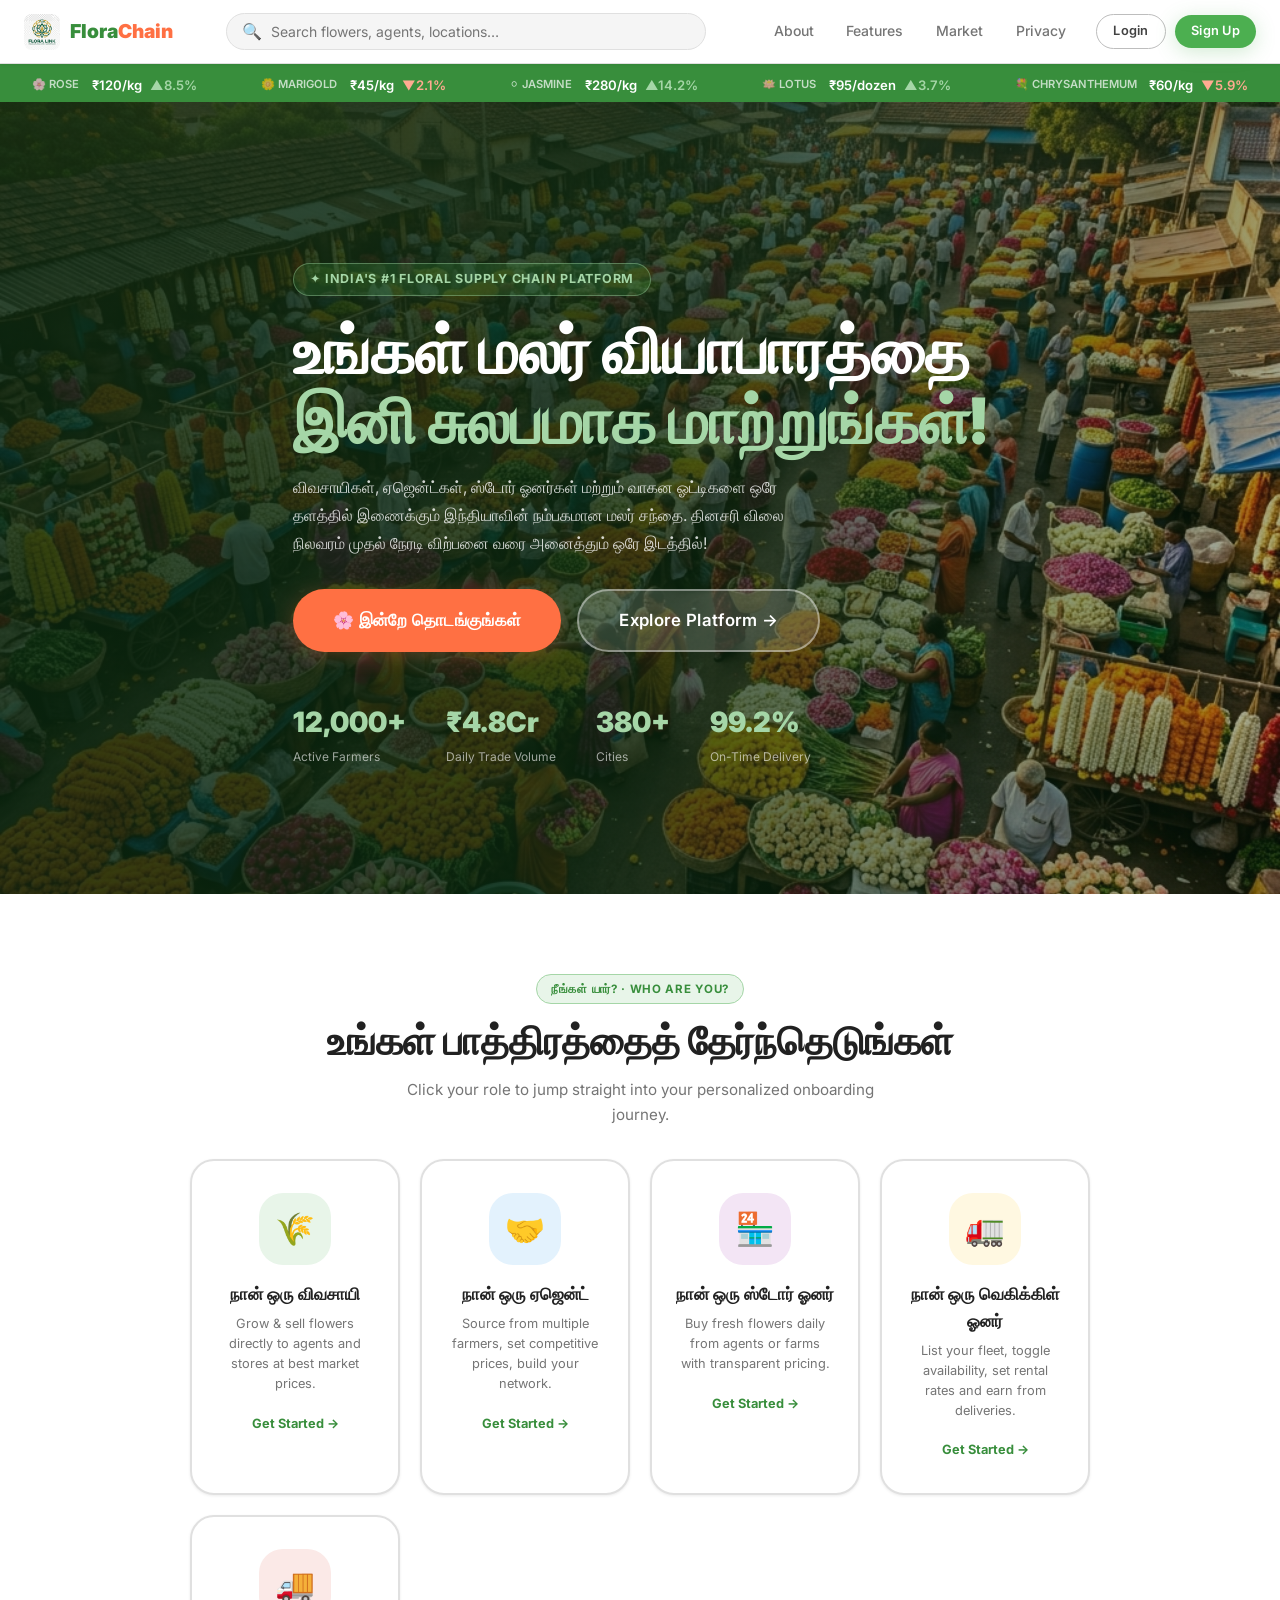
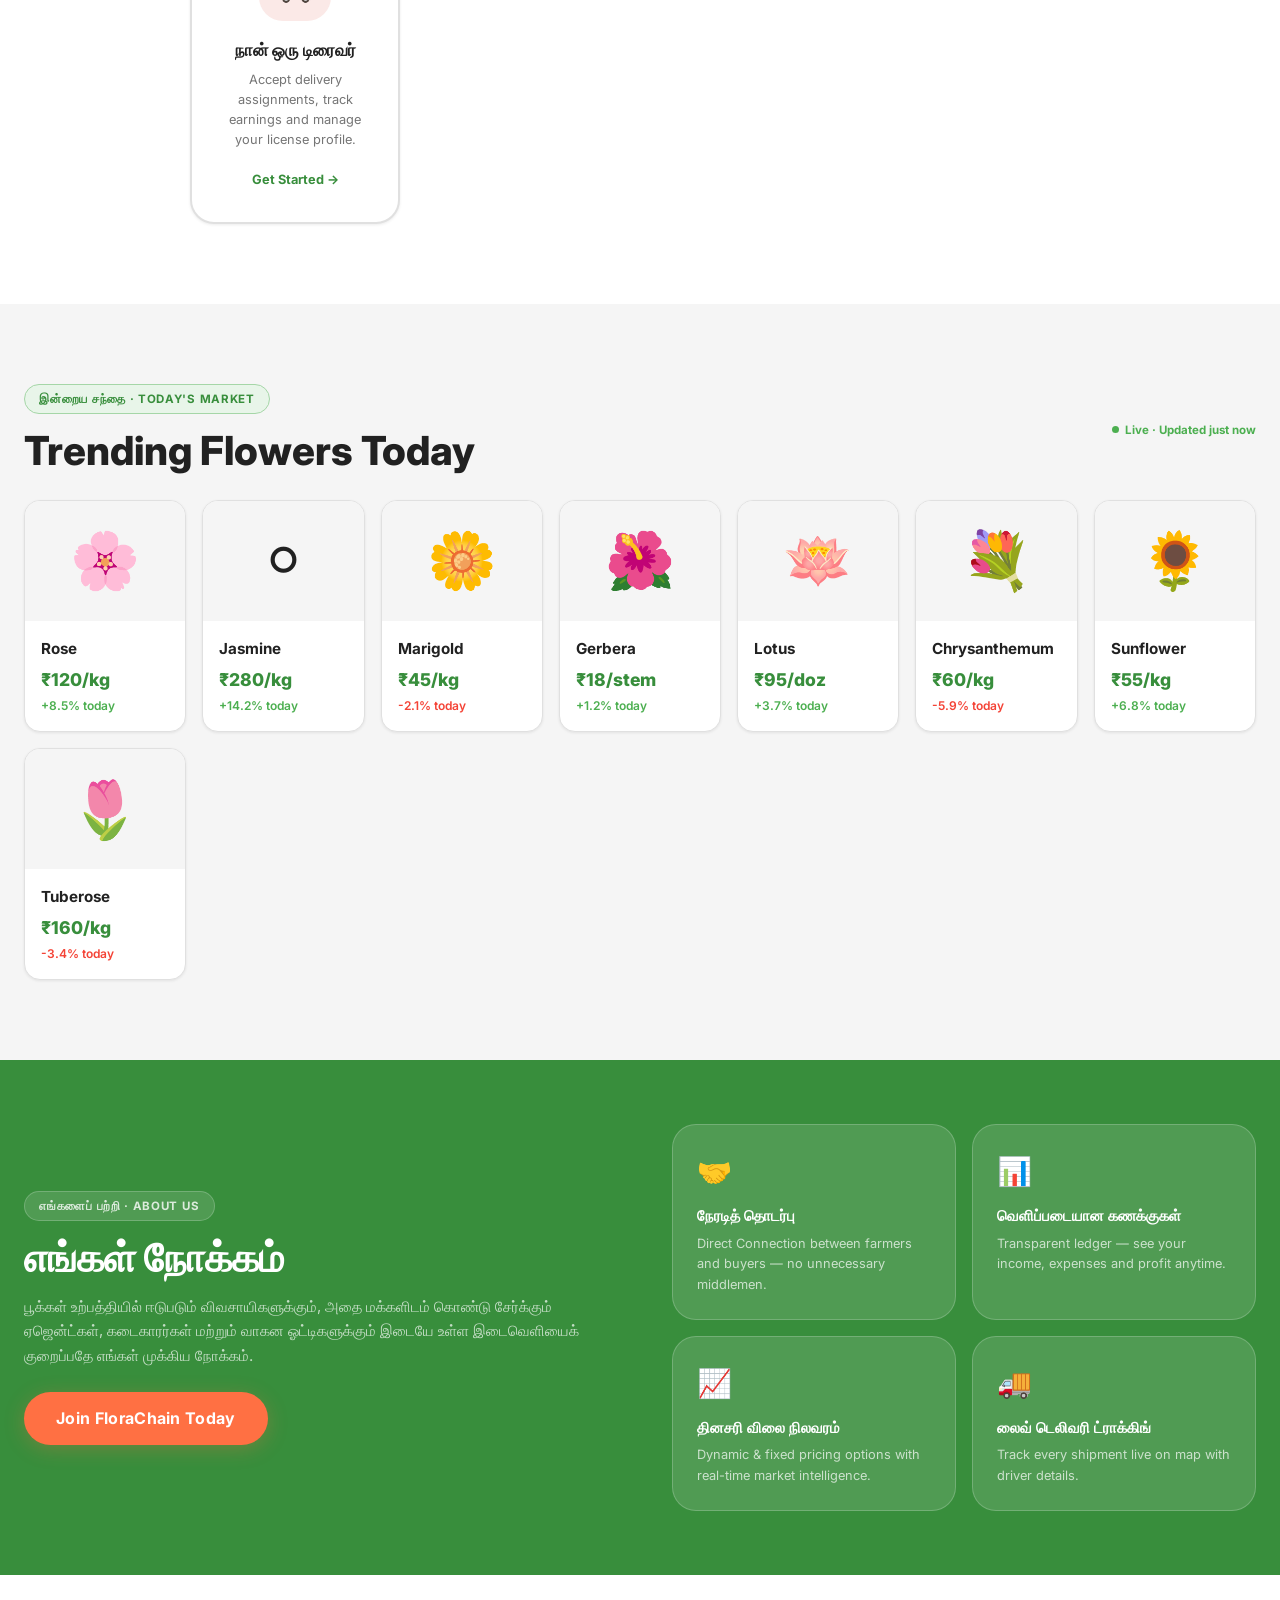
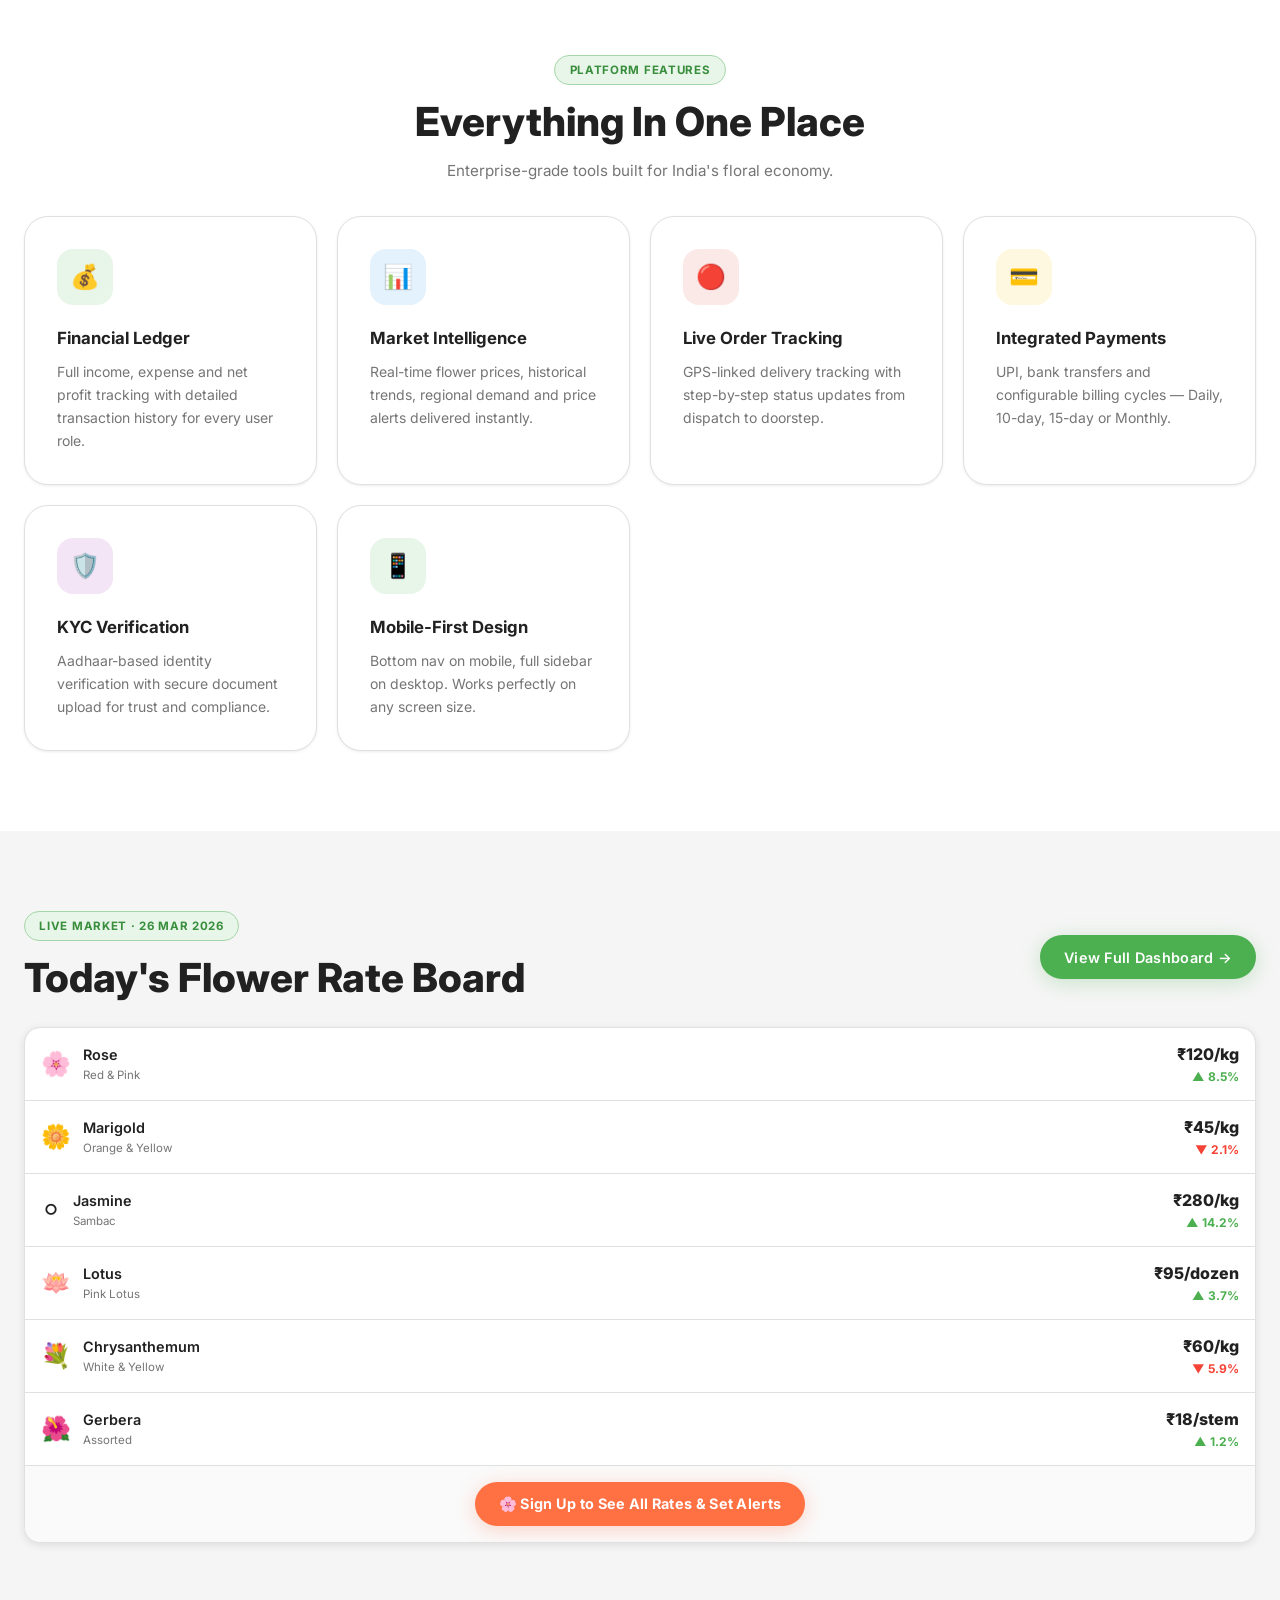
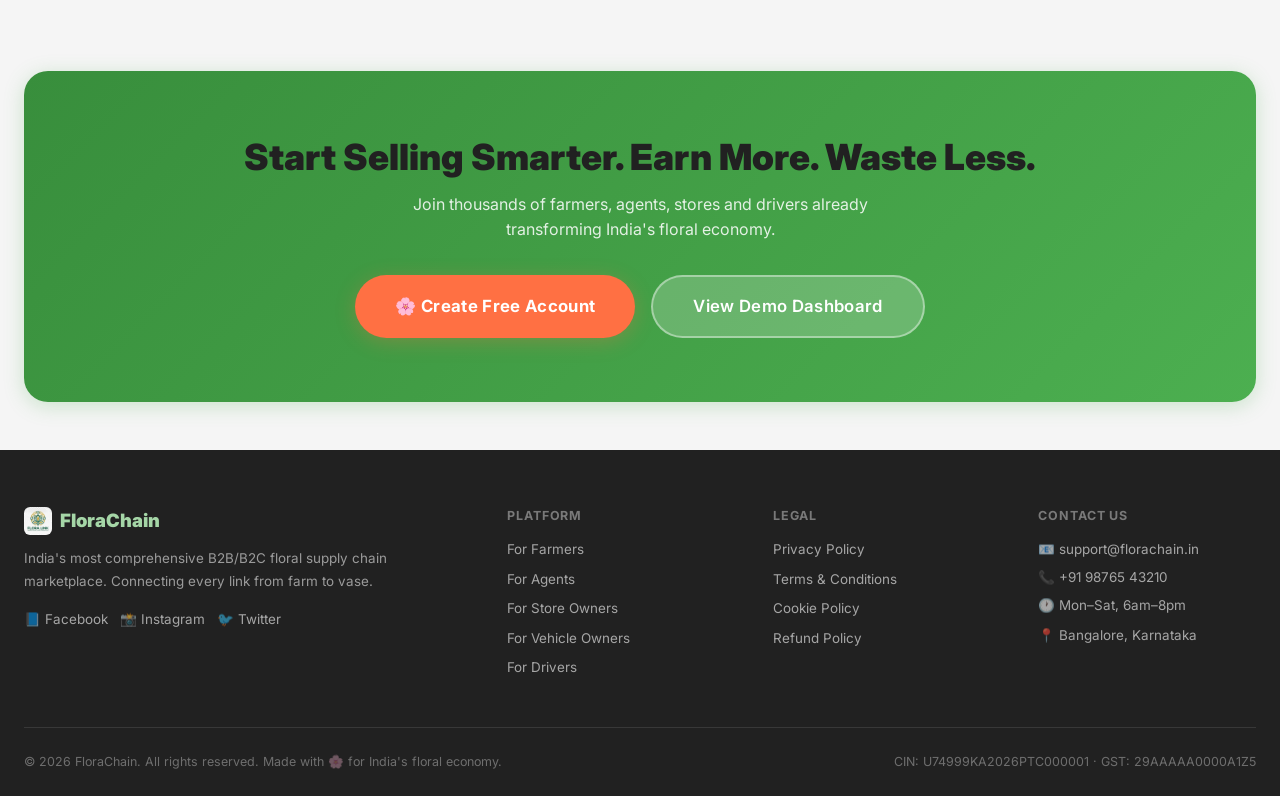
<file: index.html>
<!DOCTYPE html>
<html lang="en">
<head>
  <meta charset="UTF-8"/>
  <meta name="viewport" content="width=device-width, initial-scale=1.0"/>
  <title>FloraChain — உங்கள் மலர் வியாபாரத்தை இனி சுலபமாக மாற்றுங்கள்!</title>
  <meta name="description" content="India's trusted floral supply chain marketplace — connecting Farmers, Agents, Store Owners, Vehicle Owners and Drivers."/>
  <link rel="stylesheet" href="assets/styles.css"/>
  <link rel="icon" href="assets/logo.png"/>
  <style>
    /* ── Landing-only styles ── */
    .hero {
      position:relative; min-height:88vh;
      display:flex; align-items:center; overflow:hidden;
    }
    .hero-bg {
      position:absolute; inset:0;
      background-image:url('assets/hero-bg.png');
      background-size:cover; background-position:center;
    }
    .hero-overlay {
      position:absolute; inset:0;
      background:linear-gradient(100deg,rgba(10,40,15,.82) 45%,rgba(10,40,15,.3) 100%);
    }
    .hero-content { position:relative; z-index:2; padding:5rem 0 3rem; }
    .hero-tag {
      display:inline-flex; align-items:center; gap:.5rem;
      background:rgba(76,175,80,.2); border:1px solid rgba(165,214,167,.4);
      border-radius:var(--radius-full); padding:.35rem 1rem;
      font-size:.78rem; font-weight:700; color:#A5D6A7;
      letter-spacing:.06em; text-transform:uppercase; margin-bottom:1.25rem;
    }
    .hero-title {
      font-size:clamp(2rem,5.5vw,4rem); font-weight:900;
      color:#fff; line-height:1.1; margin-bottom:1rem;
    }
    .hero-title .hl { color:#A5D6A7; }
    .hero-sub {
      font-size:1rem; color:rgba(255,255,255,.8);
      max-width:520px; margin-bottom:2rem; line-height:1.75;
    }
    .hero-ctas { display:flex; gap:1rem; flex-wrap:wrap; }
    .hero-stats { display:flex; gap:2.5rem; margin-top:3rem; flex-wrap:wrap; }
    .hero-stat-val { font-size:1.75rem; font-weight:900; color:#A5D6A7; }
    .hero-stat-lbl { font-size:.75rem; color:rgba(255,255,255,.6); margin-top:.15rem; }

    /* ── Section Common ── */
    section { padding:5rem 0; }
    .section-eyebrow {
      display:inline-flex; align-items:center; gap:.4rem;
      background:var(--green-xlight); border:1px solid var(--green-light);
      border-radius:var(--radius-full); padding:.3rem .9rem;
      font-size:.72rem; font-weight:700; color:var(--green-dark);
      letter-spacing:.06em; text-transform:uppercase; margin-bottom:.75rem;
    }
    .section-title  { font-size:clamp(1.6rem,3.5vw,2.5rem); font-weight:800; margin-bottom:.75rem; }
    .section-sub    { color:var(--text-3); font-size:.95rem; max-width:520px; }

    /* ── Role Landing Cards ── */
    .role-landing-card {
      background:#fff; border:2px solid var(--border);
      border-radius:var(--radius-xl); padding:2rem 1.5rem;
      text-align:center; cursor:pointer; transition:all var(--t-normal);
      box-shadow:var(--shadow-xs);
      text-decoration:none; display:block; color:var(--text);
    }
    .role-landing-card:hover {
      border-color:var(--green); transform:translateY(-6px);
      box-shadow:var(--shadow-green);
    }
    .role-landing-card .rl-icon {
      width:72px; height:72px; border-radius:var(--radius-xl);
      display:flex; align-items:center; justify-content:center;
      font-size:2rem; margin:0 auto 1rem;
    }
    .role-landing-card .rl-name { font-weight:800; font-size:1.05rem; margin-bottom:.4rem; }
    .role-landing-card .rl-desc { font-size:.8rem; color:var(--text-3); line-height:1.55; }
    .role-landing-card .rl-cta  {
      margin-top:1.25rem; font-size:.8rem; font-weight:700;
      color:var(--green-dark); display:flex; align-items:center; justify-content:center; gap:.3rem;
    }

    /* ── About Strip ── */
    .about-strip { background:var(--green-dark); color:#fff; padding:4rem 0; }
    .about-strip .section-title { color:#fff; }
    .about-strip .section-sub   { color:rgba(255,255,255,.75); }
    .about-pill {
      background:rgba(255,255,255,.12); border:1px solid rgba(255,255,255,.2);
      border-radius:var(--radius-xl); padding:1.5rem;
    }
    .about-pill .ap-icon { font-size:1.75rem; margin-bottom:.6rem; }
    .about-pill .ap-title { font-weight:700; font-size:.95rem; margin-bottom:.35rem; }
    .about-pill .ap-desc  { font-size:.8rem; color:rgba(255,255,255,.7); line-height:1.6; }

    /* ── Trending ── */
    .trending-section { background:#fff; }

    /* ── CTA Banner ── */
    .cta-banner {
      background:linear-gradient(135deg,var(--green-dark),var(--green));
      border-radius:var(--radius-xl); padding:4rem;
      text-align:center; color:#fff;
      box-shadow:var(--shadow-green);
    }
    .cta-banner h2 { font-size:clamp(1.5rem,3vw,2.25rem); font-weight:900; margin-bottom:.75rem; }
    .cta-banner p  { font-size:1rem; opacity:.85; margin-bottom:2rem; max-width:480px; margin-left:auto; margin-right:auto; }

    /* ── Footer ── */
    footer { background:#212121; color:#fff; padding:3.5rem 0 1.5rem; }
    .footer-grid { display:grid; grid-template-columns:2fr 1fr 1fr 1fr; gap:3rem; margin-bottom:2.5rem; }
    .footer-logo  { color:var(--green-light); font-size:1.15rem; font-weight:900; display:flex; align-items:center; gap:.5rem; margin-bottom:.75rem; }
    .footer-desc  { font-size:.84rem; color:rgba(255,255,255,.55); line-height:1.7; }
    .footer-col-title { font-size:.78rem; text-transform:uppercase; letter-spacing:.07em; color:rgba(255,255,255,.4); font-weight:700; margin-bottom:.85rem; }
    .footer-link  { display:block; font-size:.84rem; color:rgba(255,255,255,.6); margin-bottom:.5rem; transition:color var(--t-fast); }
    .footer-link:hover { color:var(--green-light); }
    .footer-contact { font-size:.84rem; color:rgba(255,255,255,.6); margin-bottom:.4rem; }
    .footer-bottom { border-top:1px solid rgba(255,255,255,.1); padding-top:1.5rem; display:flex; align-items:center; justify-content:space-between; font-size:.78rem; color:rgba(255,255,255,.35); flex-wrap:wrap; gap:.5rem; }

    /* ── Privacy / T&C ── */
    .page-panel { max-width:800px; margin:0 auto; padding:3rem 1.5rem; }
    .page-panel h1 { margin-bottom:1.5rem; }
    .page-panel h2 { font-size:1.15rem; margin:2rem 0 .5rem; color:var(--green-dark); }
    .page-panel p  { font-size:.9rem; color:var(--text-2); line-height:1.8; margin-bottom:.75rem; }

    @media (max-width:900px) { .footer-grid { grid-template-columns:1fr 1fr; gap:2rem; } }
    @media (max-width:600px) {
      .footer-grid { grid-template-columns:1fr; gap:1.5rem; }
      .cta-banner { padding:2.5rem 1.5rem; }
      .hero-ctas { flex-direction:column; }
    }
  </style>
</head>
<body>

<!-- ═══ TOPBAR ═══ -->
<header class="topbar" id="topbar">
  <div class="topbar-inner">
    <a href="index.html" class="logo-mark">
      <img src="assets/logo.png" alt="FloraChain"/>
      <span class="logo-text">Flora<span>Chain</span></span>
    </a>

    <div class="global-search hide-mobile" style="margin:0 auto;">
      <span class="search-icon">🔍</span>
      <input type="text" placeholder="Search flowers, agents, locations…" id="globalSearch"/>
    </div>

    <nav class="nav-links hide-mobile">
      <a href="#about"    class="nav-link">About</a>
      <a href="#features" class="nav-link">Features</a>
      <a href="#market"   class="nav-link">Market</a>
      <a href="privacy.html" class="nav-link">Privacy</a>
    </nav>

    <div class="nav-actions">
      <a href="auth.html?mode=login"    class="btn btn-outline btn-sm hide-mobile">Login</a>
      <a href="auth.html?mode=register" class="btn btn-primary btn-sm">Sign Up</a>
      <div class="hamburger" id="mobileMenu"><span></span><span></span><span></span></div>
    </div>
  </div>
</header>

<!-- Mobile nav drawer -->
<div id="mobileDrawer" style="display:none;position:fixed;top:64px;left:0;right:0;background:#fff;z-index:150;border-bottom:1px solid var(--border);padding:1rem;box-shadow:var(--shadow-md);">
  <div style="display:flex;flex-direction:column;gap:.5rem;">
    <a href="#about"    class="nav-link">About</a>
    <a href="#features" class="nav-link">Features</a>
    <a href="#market"   class="nav-link">Market</a>
    <a href="privacy.html" class="nav-link">Privacy</a>
    <hr style="border-top:1px solid var(--border);margin:.25rem 0;"/>
    <a href="auth.html?mode=login"    class="btn btn-outline btn-sm" style="justify-content:flex-start;">Login</a>
    <a href="auth.html?mode=register" class="btn btn-primary btn-sm" style="justify-content:flex-start;">Sign Up</a>
  </div>
</div>

<!-- ═══ LIVE TICKER ═══ -->
<div class="ticker-bar">
  <div class="ticker-inner" id="tickerInner">
    <span class="ticker-item"><span class="ticker-label">🌸 ROSE</span> ₹120/kg <span class="up">▲8.5%</span></span>
    <span class="ticker-item"><span class="ticker-label">🌼 MARIGOLD</span> ₹45/kg <span class="down">▼2.1%</span></span>
    <span class="ticker-item"><span class="ticker-label">⚪ JASMINE</span> ₹280/kg <span class="up">▲14.2%</span></span>
    <span class="ticker-item"><span class="ticker-label">🪷 LOTUS</span> ₹95/dozen <span class="up">▲3.7%</span></span>
    <span class="ticker-item"><span class="ticker-label">💐 CHRYSANTHEMUM</span> ₹60/kg <span class="down">▼5.9%</span></span>
    <span class="ticker-item"><span class="ticker-label">🌺 GERBERA</span> ₹18/stem <span class="up">▲1.2%</span></span>
    <span class="ticker-item"><span class="ticker-label">🌻 SUNFLOWER</span> ₹55/kg <span class="up">▲6.8%</span></span>
    <span class="ticker-item"><span class="ticker-label">🌷 TUBEROSE</span> ₹160/kg <span class="down">▼3.4%</span></span>
    <!-- duplicate for seamless loop -->
    <span class="ticker-item"><span class="ticker-label">🌸 ROSE</span> ₹120/kg <span class="up">▲8.5%</span></span>
    <span class="ticker-item"><span class="ticker-label">🌼 MARIGOLD</span> ₹45/kg <span class="down">▼2.1%</span></span>
    <span class="ticker-item"><span class="ticker-label">⚪ JASMINE</span> ₹280/kg <span class="up">▲14.2%</span></span>
    <span class="ticker-item"><span class="ticker-label">🪷 LOTUS</span> ₹95/dozen <span class="up">▲3.7%</span></span>
    <span class="ticker-item"><span class="ticker-label">💐 CHRYSANTHEMUM</span> ₹60/kg <span class="down">▼5.9%</span></span>
    <span class="ticker-item"><span class="ticker-label">🌺 GERBERA</span> ₹18/stem <span class="up">▲1.2%</span></span>
    <span class="ticker-item"><span class="ticker-label">🌻 SUNFLOWER</span> ₹55/kg <span class="up">▲6.8%</span></span>
    <span class="ticker-item"><span class="ticker-label">🌷 TUBEROSE</span> ₹160/kg <span class="down">▼3.4%</span></span>
  </div>
</div>

<!-- ═══ HERO ═══ -->
<section class="hero">
  <div class="hero-bg"></div>
  <div class="hero-overlay"></div>
  <div class="container hero-content">
    <div class="hero-tag">✦ India's #1 Floral Supply Chain Platform</div>
    <h1 class="hero-title animate-up">
      உங்கள் மலர் வியாபாரத்தை<br/>
      <span class="hl">இனி சுலபமாக மாற்றுங்கள்!</span>
    </h1>
    <p class="hero-sub animate-up animate-delay-1">
      விவசாயிகள், ஏஜென்ட்கள், ஸ்டோர் ஓனர்கள் மற்றும் வாகன ஓட்டிகளை ஒரே தளத்தில் இணைக்கும் இந்தியாவின் நம்பகமான மலர் சந்தை. தினசரி விலை நிலவரம் முதல் நேரடி விற்பனை வரை அனைத்தும் ஒரே இடத்தில்!
    </p>
    <div class="hero-ctas animate-up animate-delay-2">
      <a href="auth.html?mode=register" class="btn btn-cta btn-xl">🌸 இன்றே தொடங்குங்கள்</a>
      <a href="#roles" class="btn btn-xl" style="background:rgba(255,255,255,.15);color:#fff;border:2px solid rgba(255,255,255,.4);">Explore Platform →</a>
    </div>
    <div class="hero-stats animate-up animate-delay-3">
      <div><div class="hero-stat-val">12,000+</div><div class="hero-stat-lbl">Active Farmers</div></div>
      <div><div class="hero-stat-val">₹4.8Cr</div><div class="hero-stat-lbl">Daily Trade Volume</div></div>
      <div><div class="hero-stat-val">380+</div><div class="hero-stat-lbl">Cities</div></div>
      <div><div class="hero-stat-val">99.2%</div><div class="hero-stat-lbl">On-Time Delivery</div></div>
    </div>
  </div>
</section>

<!-- ═══ ROLE SELECTION CARDS ═══ -->
<section id="roles" style="padding:5rem 0;background:#fff;">
  <div class="container">
    <div class="text-center mb-8">
      <div class="section-eyebrow">நீங்கள் யார்? · Who Are You?</div>
      <h2 class="section-title">உங்கள் பாத்திரத்தைத் தேர்ந்தெடுங்கள்</h2>
      <p class="section-sub" style="margin:0 auto;">Click your role to jump straight into your personalized onboarding journey.</p>
    </div>
    <div class="grid" style="grid-template-columns:repeat(auto-fit,minmax(200px,1fr));gap:1.25rem;max-width:900px;margin:0 auto;">
      <a href="auth.html?role=farmer" class="role-landing-card animate-fade animate-delay-1">
        <div class="rl-icon" style="background:#E8F5E9;">🌾</div>
        <div class="rl-name">நான் ஒரு விவசாயி</div>
        <div class="rl-desc">Grow & sell flowers directly to agents and stores at best market prices.</div>
        <div class="rl-cta">Get Started →</div>
      </a>
      <a href="auth.html?role=agent" class="role-landing-card animate-fade animate-delay-2">
        <div class="rl-icon" style="background:#E3F2FD;">🤝</div>
        <div class="rl-name">நான் ஒரு ஏஜென்ட்</div>
        <div class="rl-desc">Source from multiple farmers, set competitive prices, build your network.</div>
        <div class="rl-cta">Get Started →</div>
      </a>
      <a href="auth.html?role=storeowner" class="role-landing-card animate-fade animate-delay-2">
        <div class="rl-icon" style="background:#F3E5F5;">🏪</div>
        <div class="rl-name">நான் ஒரு ஸ்டோர் ஓனர்</div>
        <div class="rl-desc">Buy fresh flowers daily from agents or farms with transparent pricing.</div>
        <div class="rl-cta">Get Started →</div>
      </a>
      <a href="auth.html?role=vehicleowner" class="role-landing-card animate-fade animate-delay-3">
        <div class="rl-icon" style="background:#FFF8E1;">🚛</div>
        <div class="rl-name">நான் ஒரு வெகிக்கிள் ஓனர்</div>
        <div class="rl-desc">List your fleet, toggle availability, set rental rates and earn from deliveries.</div>
        <div class="rl-cta">Get Started →</div>
      </a>
      <a href="auth.html?role=driver" class="role-landing-card animate-fade animate-delay-4">
        <div class="rl-icon" style="background:#FBE9E7;">🚚</div>
        <div class="rl-name">நான் ஒரு டிரைவர்</div>
        <div class="rl-desc">Accept delivery assignments, track earnings and manage your license profile.</div>
        <div class="rl-cta">Get Started →</div>
      </a>
    </div>
  </div>
</section>

<!-- ═══ TRENDING SECTION ═══ -->
<section id="trending" class="trending-section" style="padding:5rem 0;background:var(--bg);">
  <div class="container">
    <div class="flex justify-between items-center mb-6" style="flex-wrap:wrap;gap:1rem;">
      <div>
        <div class="section-eyebrow">இன்றைய சந்தை · Today's Market</div>
        <h2 class="section-title" style="margin-bottom:0;">Trending Flowers Today</h2>
      </div>
      <span class="live-badge"><span class="live-dot"></span> Live · Updated just now</span>
    </div>
    <div class="grid" style="grid-template-columns:repeat(auto-fill,minmax(160px,1fr));gap:1rem;" id="trendingGrid"></div>
  </div>
</section>

<!-- ═══ ABOUT / FEATURES ═══ -->
<section class="about-strip" id="about">
  <div class="container">
    <div class="grid" style="grid-template-columns:1fr 1fr;gap:4rem;align-items:center;">
      <div>
        <div class="section-eyebrow" style="background:rgba(255,255,255,.12);border-color:rgba(255,255,255,.2);color:rgba(255,255,255,.8);">எங்களைப் பற்றி · About Us</div>
        <h2 class="section-title">எங்கள் நோக்கம்</h2>
        <p class="section-sub" style="color:rgba(255,255,255,.7);max-width:100%;">
          பூக்கள் உற்பத்தியில் ஈடுபடும் விவசாயிகளுக்கும், அதை மக்களிடம் கொண்டு சேர்க்கும் ஏஜென்ட்கள், கடைகாரர்கள் மற்றும் வாகன ஓட்டிகளுக்கும் இடையே உள்ள இடைவெளியைக் குறைப்பதே எங்கள் முக்கிய நோக்கம்.
        </p>
        <a href="auth.html?mode=register" class="btn btn-cta btn-lg mt-6">Join FloraChain Today</a>
      </div>
      <div class="grid grid-2 gap-4">
        <div class="about-pill"><div class="ap-icon">🤝</div><div class="ap-title">நேரடித் தொடர்பு</div><div class="ap-desc">Direct Connection between farmers and buyers — no unnecessary middlemen.</div></div>
        <div class="about-pill"><div class="ap-icon">📊</div><div class="ap-title">வெளிப்படையான கணக்குகள்</div><div class="ap-desc">Transparent ledger — see your income, expenses and profit anytime.</div></div>
        <div class="about-pill"><div class="ap-icon">📈</div><div class="ap-title">தினசரி விலை நிலவரம்</div><div class="ap-desc">Dynamic & fixed pricing options with real-time market intelligence.</div></div>
        <div class="about-pill"><div class="ap-icon">🚚</div><div class="ap-title">லைவ் டெலிவரி ட்ராக்கிங்</div><div class="ap-desc">Track every shipment live on map with driver details.</div></div>
      </div>
    </div>
  </div>
</section>

<!-- ═══ FEATURES ═══ -->
<section id="features" style="padding:5rem 0;background:#fff;">
  <div class="container">
    <div class="text-center mb-8">
      <div class="section-eyebrow">Platform Features</div>
      <h2 class="section-title">Everything In One Place</h2>
      <p class="section-sub" style="margin:0 auto;">Enterprise-grade tools built for India's floral economy.</p>
    </div>
    <div class="grid" style="grid-template-columns:repeat(auto-fit,minmax(260px,1fr));gap:1.25rem;">
      <div class="feature-card">
        <div class="feature-icon-wrap" style="background:#E8F5E9;">💰</div>
        <div class="feature-title">Financial Ledger</div>
        <div class="feature-desc">Full income, expense and net profit tracking with detailed transaction history for every user role.</div>
      </div>
      <div class="feature-card">
        <div class="feature-icon-wrap" style="background:#E3F2FD;">📊</div>
        <div class="feature-title">Market Intelligence</div>
        <div class="feature-desc">Real-time flower prices, historical trends, regional demand and price alerts delivered instantly.</div>
      </div>
      <div class="feature-card">
        <div class="feature-icon-wrap" style="background:#FBE9E7;">🔴</div>
        <div class="feature-title">Live Order Tracking</div>
        <div class="feature-desc">GPS-linked delivery tracking with step-by-step status updates from dispatch to doorstep.</div>
      </div>
      <div class="feature-card">
        <div class="feature-icon-wrap" style="background:#FFF8E1;">💳</div>
        <div class="feature-title">Integrated Payments</div>
        <div class="feature-desc">UPI, bank transfers and configurable billing cycles — Daily, 10-day, 15-day or Monthly.</div>
      </div>
      <div class="feature-card">
        <div class="feature-icon-wrap" style="background:#F3E5F5;">🛡️</div>
        <div class="feature-title">KYC Verification</div>
        <div class="feature-desc">Aadhaar-based identity verification with secure document upload for trust and compliance.</div>
      </div>
      <div class="feature-card">
        <div class="feature-icon-wrap" style="background:#E8F5E9;">📱</div>
        <div class="feature-title">Mobile-First Design</div>
        <div class="feature-desc">Bottom nav on mobile, full sidebar on desktop. Works perfectly on any screen size.</div>
      </div>
    </div>
  </div>
</section>

<!-- ═══ LIVE MARKET TABLE ═══ -->
<section id="market" style="padding:5rem 0;background:var(--bg);">
  <div class="container">
    <div class="flex justify-between items-center mb-6" style="flex-wrap:wrap;gap:1rem;">
      <div>
        <div class="section-eyebrow">Live Market · 26 Mar 2026</div>
        <h2 class="section-title" style="margin-bottom:0;">Today's Flower Rate Board</h2>
      </div>
      <a href="auth.html?mode=login" class="btn btn-primary">View Full Dashboard →</a>
    </div>
    <div class="card" style="padding:0;overflow:hidden;">
      <div id="marketTable"></div>
      <div style="padding:1rem 1.5rem;text-align:center;border-top:1px solid var(--border);background:#FAFAFA;">
        <a href="auth.html?mode=register" class="btn btn-cta">🌸 Sign Up to See All Rates & Set Alerts</a>
      </div>
    </div>
  </div>
</section>

<!-- ═══ CTA BANNER ═══ -->
<section style="padding:3rem 0;background:var(--bg);">
  <div class="container">
    <div class="cta-banner">
      <h2>Start Selling Smarter. Earn More. Waste Less.</h2>
      <p>Join thousands of farmers, agents, stores and drivers already transforming India's floral economy.</p>
      <div class="flex gap-4 justify-center" style="flex-wrap:wrap;">
        <a href="auth.html?mode=register" class="btn btn-cta btn-xl">🌸 Create Free Account</a>
        <a href="dashboard-farmer.html"    class="btn btn-xl" style="background:rgba(255,255,255,.2);color:#fff;border:2px solid rgba(255,255,255,.4);">View Demo Dashboard</a>
      </div>
    </div>
  </div>
</section>

<!-- ═══ FOOTER ═══ -->
<footer>
  <div class="container">
    <div class="footer-grid">
      <div>
        <div class="footer-logo"><img src="assets/logo.png" alt="" style="width:28px;height:28px;border-radius:6px;"/>FloraChain</div>
        <div class="footer-desc">India's most comprehensive B2B/B2C floral supply chain marketplace. Connecting every link from farm to vase.</div>
        <div class="mt-4" style="display:flex;gap:.75rem;">
          <a href="#" class="footer-link" style="margin-bottom:0;">📘 Facebook</a>
          <a href="#" class="footer-link" style="margin-bottom:0;">📸 Instagram</a>
          <a href="#" class="footer-link" style="margin-bottom:0;">🐦 Twitter</a>
        </div>
      </div>
      <div>
        <div class="footer-col-title">Platform</div>
        <a href="auth.html?role=farmer"      class="footer-link">For Farmers</a>
        <a href="auth.html?role=agent"        class="footer-link">For Agents</a>
        <a href="auth.html?role=storeowner"   class="footer-link">For Store Owners</a>
        <a href="auth.html?role=vehicleowner" class="footer-link">For Vehicle Owners</a>
        <a href="auth.html?role=driver"       class="footer-link">For Drivers</a>
      </div>
      <div>
        <div class="footer-col-title">Legal</div>
        <a href="privacy.html" class="footer-link">Privacy Policy</a>
        <a href="terms.html"   class="footer-link">Terms &amp; Conditions</a>
        <a href="#"            class="footer-link">Cookie Policy</a>
        <a href="#"            class="footer-link">Refund Policy</a>
      </div>
      <div>
        <div class="footer-col-title">Contact Us</div>
        <div class="footer-contact">📧 support@florachain.in</div>
        <div class="footer-contact">📞 +91 98765 43210</div>
        <div class="footer-contact">🕐 Mon–Sat, 6am–8pm</div>
        <div class="footer-contact mt-2">📍 Bangalore, Karnataka</div>
      </div>
    </div>
    <div class="footer-bottom">
      <div>© 2026 FloraChain. All rights reserved. Made with 🌸 for India's floral economy.</div>
      <div>CIN: U74999KA2026PTC000001 · GST: 29AAAAA0000A1Z5</div>
    </div>
  </div>
</footer>

<div class="toast-container" id="toastContainer"></div>
<script>
  // Mobile hamburger
  const menuToggle=document.getElementById('mobileMenu');
  const drawer=document.getElementById('mobileDrawer');
  menuToggle.addEventListener('click',()=>{
    menuToggle.classList.toggle('open');
    drawer.style.display=drawer.style.display==='none'?'block':'none';
  });
  // Close drawer on link click
  drawer.querySelectorAll('a').forEach(a=>a.addEventListener('click',()=>{
    menuToggle.classList.remove('open'); drawer.style.display='none';
  }));

  // Trending data
  const trending=[
    {emoji:'🌸',name:'Rose',price:'₹120/kg',change:'+8.5%',up:true},
    {emoji:'⚪',name:'Jasmine',price:'₹280/kg',change:'+14.2%',up:true},
    {emoji:'🌼',name:'Marigold',price:'₹45/kg',change:'-2.1%',up:false},
    {emoji:'🌺',name:'Gerbera',price:'₹18/stem',change:'+1.2%',up:true},
    {emoji:'🪷',name:'Lotus',price:'₹95/doz',change:'+3.7%',up:true},
    {emoji:'💐',name:'Chrysanthemum',price:'₹60/kg',change:'-5.9%',up:false},
    {emoji:'🌻',name:'Sunflower',price:'₹55/kg',change:'+6.8%',up:true},
    {emoji:'🌷',name:'Tuberose',price:'₹160/kg',change:'-3.4%',up:false},
  ];
  const tg=document.getElementById('trendingGrid');
  trending.forEach(f=>{
    tg.innerHTML+=`<div class="trend-card">
      <div class="trend-img">${f.emoji}</div>
      <div class="trend-body">
        <div class="trend-name">${f.name}</div>
        <div class="trend-price">${f.price}</div>
        <div class="trend-change ${f.up?'':'text-danger'}" style="color:${f.up?'var(--success)':'var(--danger)'};">${f.change} today</div>
      </div>
    </div>`;
  });

  // Market table
  const markets=[
    {emoji:'🌸',name:'Rose',variety:'Red & Pink',price:'₹120/kg',change:'▲ 8.5%',up:true},
    {emoji:'🌼',name:'Marigold',variety:'Orange & Yellow',price:'₹45/kg',change:'▼ 2.1%',up:false},
    {emoji:'⚪',name:'Jasmine',variety:'Sambac',price:'₹280/kg',change:'▲ 14.2%',up:true},
    {emoji:'🪷',name:'Lotus',variety:'Pink Lotus',price:'₹95/dozen',change:'▲ 3.7%',up:true},
    {emoji:'💐',name:'Chrysanthemum',variety:'White & Yellow',price:'₹60/kg',change:'▼ 5.9%',up:false},
    {emoji:'🌺',name:'Gerbera',variety:'Assorted',price:'₹18/stem',change:'▲ 1.2%',up:true},
  ];
  const mt=document.getElementById('marketTable');
  markets.forEach(m=>{
    mt.innerHTML+=`<div class="market-row">
      <div class="market-flower"><span class="market-emoji">${m.emoji}</span><div><div class="market-name">${m.name}</div><div class="market-variety">${m.variety}</div></div></div>
      <div style="text-align:right;">
        <div class="market-price">${m.price}</div>
        <div class="market-change ${m.up?'up':'down'}">${m.change}</div>
      </div>
    </div>`;
  });

  // Smooth scroll
  document.querySelectorAll('a[href^="#"]').forEach(a=>{
    a.addEventListener('click',e=>{
      const t=document.querySelector(a.getAttribute('href'));
      if(t){e.preventDefault();t.scrollIntoView({behavior:'smooth'});}
    });
  });
</script>
</body>
</html>
</file>
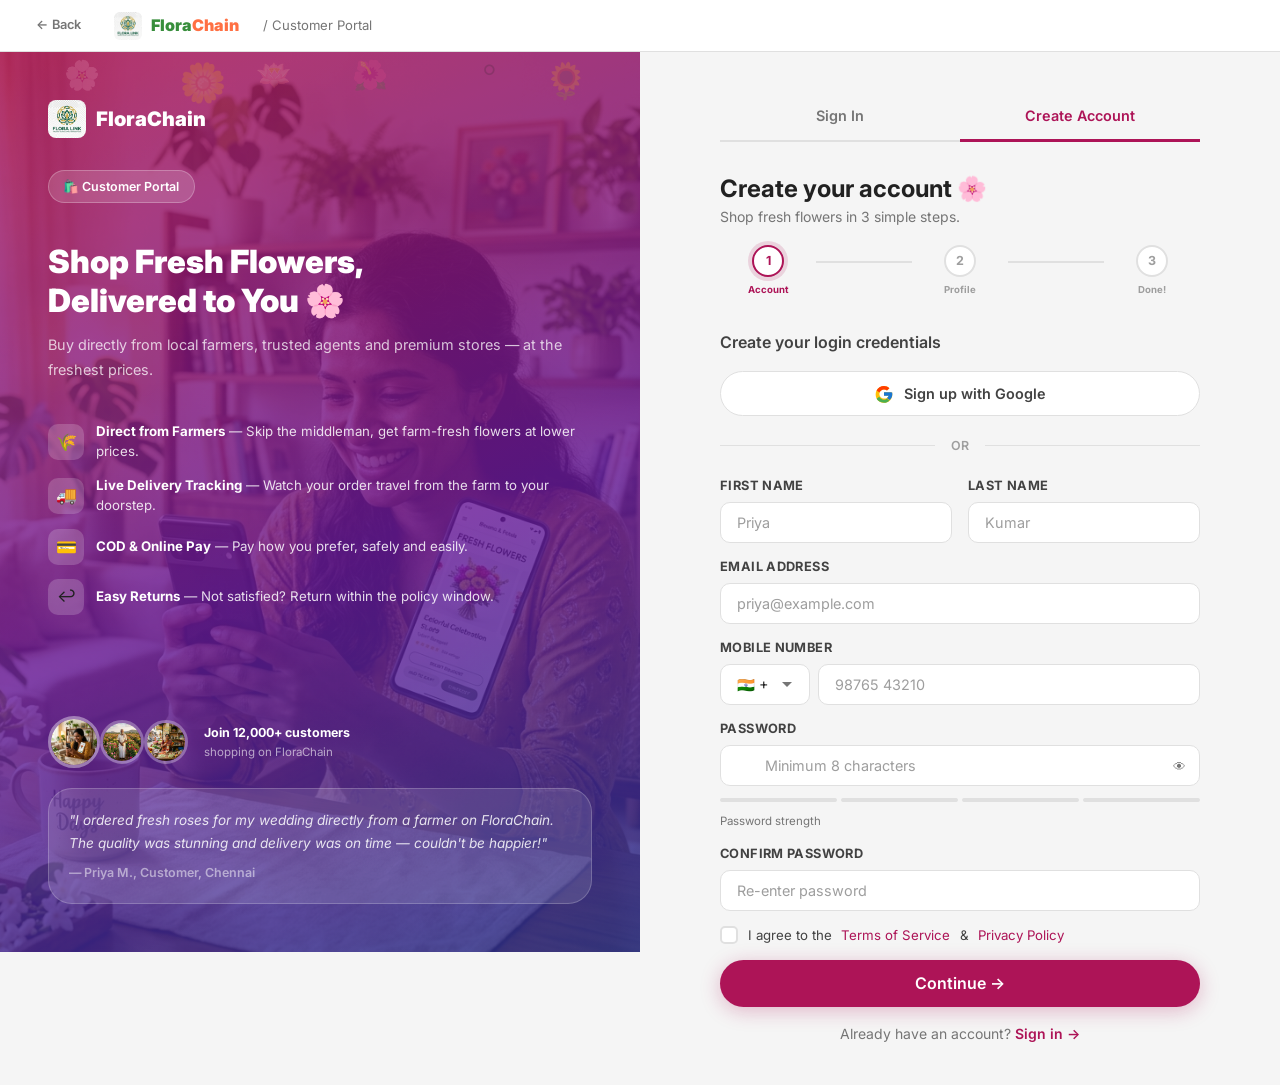
<file: auth-customer.html>
<!DOCTYPE html>
<html lang="en">
<head>
<meta charset="UTF-8"/>
<meta name="viewport" content="width=device-width,initial-scale=1.0"/>
<title>Customer Login — FloraChain Shop</title>
<meta name="description" content="Sign in or create a FloraChain customer account to shop fresh flowers directly from farmers and stores."/>
<link rel="stylesheet" href="assets/styles.css"/>
<link rel="icon" href="assets/logo.png"/>
<style>
body{background:var(--bg);min-height:100vh;}

/* ── Layout ── */
.auth-layout{display:grid;grid-template-columns:1fr 1fr;min-height:100vh;}

/* ── Left Panel ── */
.auth-side{
  background:linear-gradient(160deg,#AD1457 0%,#6A1B9A 55%,#283593 100%);
  padding:3rem;display:flex;flex-direction:column;justify-content:space-between;
  position:sticky;top:0;height:100vh;overflow:hidden;
}
.auth-side::before{
  content:'';position:absolute;inset:0;
  background:url('assets/profile_customer.png') center/cover no-repeat;
  opacity:.18;pointer-events:none;
}
.side-content{position:relative;z-index:1;display:flex;flex-direction:column;height:100%;justify-content:space-between;}
.side-logo{display:flex;align-items:center;gap:.65rem;font-weight:900;font-size:1.25rem;color:#fff;}
.side-logo img{width:38px;height:38px;border-radius:8px;}
.side-hero{margin-top:2.5rem;}
.side-title{font-size:2rem;font-weight:900;color:#fff;line-height:1.2;margin-bottom:.75rem;}
.side-sub{font-size:.9rem;color:rgba(255,255,255,.75);line-height:1.75;}
.side-pill{
  display:inline-flex;align-items:center;gap:.5rem;
  background:rgba(255,255,255,.15);border:1px solid rgba(255,255,255,.25);
  border-radius:var(--radius-full);padding:.35rem .9rem;
  font-size:.78rem;font-weight:600;color:#fff;margin-top:2rem;
}
.side-features{margin-top:2.5rem;display:flex;flex-direction:column;gap:.85rem;}
.sf-row{display:flex;align-items:center;gap:.75rem;}
.sf-ic{width:36px;height:36px;border-radius:var(--radius-md);background:rgba(255,255,255,.18);display:flex;align-items:center;justify-content:center;font-size:1.05rem;flex-shrink:0;}
.sf-tx{font-size:.83rem;color:rgba(255,255,255,.85);line-height:1.5;}
.sf-tx strong{color:#fff;}
.side-quote{background:rgba(255,255,255,.12);border:1px solid rgba(255,255,255,.2);border-radius:var(--radius-xl);padding:1.25rem;}
.sq-text{font-size:.85rem;color:rgba(255,255,255,.85);font-style:italic;line-height:1.7;margin-bottom:.5rem;}
.sq-name{font-size:.78rem;color:rgba(255,255,255,.5);font-weight:600;}
/* flower illustrations floating */
.float-flowers{position:absolute;top:0;left:0;right:0;bottom:0;pointer-events:none;overflow:hidden;z-index:0;}
.ffl{position:absolute;font-size:1.8rem;animation:floatAnim linear infinite;opacity:.18;}
@keyframes floatAnim{from{transform:translateY(110%) rotate(0deg)}to{transform:translateY(-20%) rotate(360deg)}}

/* ── Right Panel ── */
.auth-main{display:flex;align-items:flex-start;justify-content:center;padding:2.5rem 2rem;overflow-y:auto;min-height:100vh;}
.auth-box{width:100%;max-width:480px;}

/* ── Tabs ── */
.auth-tabs{display:flex;border-bottom:2px solid var(--border);margin-bottom:2rem;}
.auth-tab{flex:1;text-align:center;padding:.75rem;font-weight:600;font-size:.9rem;color:var(--text-3);cursor:pointer;border-bottom:3px solid transparent;margin-bottom:-2px;transition:all var(--t-fast);}
.auth-tab.active{color:#AD1457;border-bottom-color:#AD1457;}

/* ── Social buttons ── */
.social-btn{display:flex;align-items:center;justify-content:center;gap:.65rem;width:100%;padding:.7rem;border:1.5px solid var(--border);border-radius:var(--radius-full);font-size:.9rem;font-weight:600;color:var(--text-2);cursor:pointer;transition:all var(--t-fast);background:#fff;}
.social-btn:hover{background:var(--bg);border-color:var(--border-dark);}
.social-btn img{width:20px;height:20px;}

/* ── Wizard bar ── */
.wiz-bar{display:flex;align-items:center;margin-bottom:2rem;}
.wiz-step{display:flex;flex-direction:column;align-items:center;flex:1;}
.wiz-circle{width:32px;height:32px;border-radius:50%;border:2px solid var(--border);display:flex;align-items:center;justify-content:center;font-size:.78rem;font-weight:700;color:var(--text-4);background:#fff;transition:all var(--t-normal);position:relative;z-index:1;}
.wiz-circle.done{background:#AD1457;border-color:#AD1457;color:#fff;}
.wiz-circle.active{border-color:#AD1457;color:#AD1457;box-shadow:0 0 0 4px rgba(173,20,87,.15);}
.wiz-lbl{font-size:.6rem;font-weight:700;margin-top:.35rem;color:var(--text-4);text-align:center;}
.wiz-lbl.active{color:#AD1457;}
.wiz-lbl.done{color:var(--text-3);}
.wiz-line{flex:1;height:2px;background:var(--border);margin-bottom:18px;transition:background var(--t-slow);}
.wiz-line.done{background:#AD1457;}

/* ── Primary btn override for customer (pink) ── */
.btn-customer{background:#AD1457;color:#fff;box-shadow:0 4px 20px rgba(173,20,87,.28);border-radius:var(--radius-full);display:inline-flex;align-items:center;justify-content:center;gap:.5rem;padding:.65rem 1.5rem;font-size:.9rem;font-weight:600;transition:all var(--t-normal);cursor:pointer;}
.btn-customer:hover{background:#880E4F;box-shadow:0 6px 24px rgba(173,20,87,.38);transform:translateY(-1px);}
.btn-customer:disabled{opacity:.6;transform:none;cursor:not-allowed;}
.btn-customer-lg{padding:.85rem 2rem;font-size:1rem;}

/* interest chips */
.flower-grid{display:flex;flex-wrap:wrap;gap:.5rem;}
.flower-chip{padding:.4rem .9rem;border-radius:var(--radius-full);border:1.5px solid var(--border);background:#fff;font-size:.8rem;font-weight:600;color:var(--text-2);cursor:pointer;transition:all var(--t-fast);}
.flower-chip:hover{border-color:#AD1457;color:#AD1457;}
.flower-chip.sel{background:#FCE4EC;border-color:#AD1457;color:#AD1457;}

/* avatar upload */
.avatar-upload-wrap{display:flex;flex-direction:column;align-items:center;gap:.75rem;}
.avatar-preview{width:90px;height:90px;border-radius:50%;object-fit:cover;border:3px solid #F48FB1;cursor:pointer;transition:all var(--t-normal);}
.avatar-preview:hover{box-shadow:0 0 0 4px rgba(173,20,87,.2);}

/* success */
.success-wrap{text-align:center;padding:2rem 0;}
.success-circle{width:100px;height:100px;border-radius:50%;background:#FCE4EC;border:3px solid #AD1457;display:flex;align-items:center;justify-content:center;font-size:3rem;margin:0 auto 1.5rem;animation:bounceIn .6s cubic-bezier(.34,1.56,.64,1) both;}
@keyframes bounceIn{from{transform:scale(0);opacity:0}to{transform:scale(1);opacity:1}}

/* pwd bars */
.pwd-bars{display:flex;gap:4px;height:4px;margin-top:.4rem;}
.pwd-bar{flex:1;background:var(--border);border-radius:2px;transition:background .3s;}
.strength-1 .pwd-bar:nth-child(1){background:var(--danger);}
.strength-2 .pwd-bar:nth-child(-n+2){background:var(--warning);}
.strength-3 .pwd-bar:nth-child(-n+3){background:var(--coral);}
.strength-4 .pwd-bar{background:var(--success);}

/* reg-step */
.reg-step{display:none;}
.reg-step.active{display:block;animation:fadeIn .3s ease;}
@keyframes fadeIn{from{opacity:0;transform:translateY(8px)}to{opacity:1;transform:translateY(0)}}

/* focus overrides (use pink) */
.form-input:focus{border-color:#AD1457;box-shadow:0 0 0 3px rgba(173,20,87,.12);}
.form-select:focus{border-color:#AD1457;box-shadow:0 0 0 3px rgba(173,20,87,.12);}

@media(max-width:768px){
  .auth-layout{grid-template-columns:1fr;}
  .auth-side{display:none;}
  .auth-main{padding:2rem 1rem;min-height:auto;}
}
</style>
</head>
<body>

<!-- Top nav bar -->
<div style="position:fixed;top:0;left:0;right:0;height:52px;background:#fff;border-bottom:1px solid var(--border);z-index:100;display:flex;align-items:center;padding:0 1.25rem;gap:1rem;">
  <a href="index.html" class="btn btn-ghost btn-sm">← Back</a>
  <a href="index.html" class="logo-mark" style="font-size:1rem;">
    <img src="assets/logo.png" alt="" style="width:28px;height:28px;border-radius:6px;"/>
    <span class="logo-text">Flora<span style="color:var(--coral);">Chain</span></span>
  </a>
  <span class="hide-mobile" style="margin-left:.5rem;color:var(--text-3);font-size:.82rem;">/ Customer Portal</span>
</div>
<div style="height:52px;"></div>

<div class="auth-layout">

  <!-- ══ LEFT SIDE ══ -->
  <div class="auth-side">
    <!-- floating flowers bg -->
    <div class="float-flowers" aria-hidden="true">
      <span class="ffl" style="left:10%;animation-duration:14s;animation-delay:0s;">🌸</span>
      <span class="ffl" style="left:28%;animation-duration:18s;animation-delay:3s;font-size:2.4rem;">🌼</span>
      <span class="ffl" style="left:55%;animation-duration:12s;animation-delay:6s;">🌺</span>
      <span class="ffl" style="left:75%;animation-duration:20s;animation-delay:1s;font-size:1.4rem;">⚪</span>
      <span class="ffl" style="left:40%;animation-duration:16s;animation-delay:9s;">🪷</span>
      <span class="ffl" style="left:85%;animation-duration:11s;animation-delay:4s;font-size:2.2rem;">🌻</span>
    </div>
    <div class="side-content">
      <div>
        <div class="side-logo">
          <img src="assets/logo.png" alt="FloraChain"/>FloraChain
        </div>
        <div class="side-pill">🛍️ Customer Portal</div>
        <div class="side-hero">
          <div class="side-title">Shop Fresh Flowers,<br/>Delivered to You 🌸</div>
          <div class="side-sub">Buy directly from local farmers, trusted agents and premium stores — at the freshest prices.</div>
        </div>
        <div class="side-features">
          <div class="sf-row">
            <div class="sf-ic">🌾</div>
            <div class="sf-tx"><strong>Direct from Farmers</strong> — Skip the middleman, get farm-fresh flowers at lower prices.</div>
          </div>
          <div class="sf-row">
            <div class="sf-ic">🚚</div>
            <div class="sf-tx"><strong>Live Delivery Tracking</strong> — Watch your order travel from the farm to your doorstep.</div>
          </div>
          <div class="sf-row">
            <div class="sf-ic">💳</div>
            <div class="sf-tx"><strong>COD & Online Pay</strong> — Pay how you prefer, safely and easily.</div>
          </div>
          <div class="sf-row">
            <div class="sf-ic">↩️</div>
            <div class="sf-tx"><strong>Easy Returns</strong> — Not satisfied? Return within the policy window.</div>
          </div>
        </div>
      </div>
      <!-- Profile photo showcase -->
      <div>
        <div style="display:flex;align-items:center;gap:.75rem;margin-bottom:1.25rem;">
          <img src="assets/profile_customer.png" style="width:52px;height:52px;border-radius:50%;object-fit:cover;border:3px solid rgba(255,255,255,.4);"/>
          <img src="assets/profile_farmer.png" style="width:44px;height:44px;border-radius:50%;object-fit:cover;border:3px solid rgba(255,255,255,.3);margin-left:-12px;"/>
          <img src="assets/profile_store_owner.png" style="width:44px;height:44px;border-radius:50%;object-fit:cover;border:3px solid rgba(255,255,255,.3);margin-left:-12px;"/>
          <div style="margin-left:.25rem;">
            <div style="font-size:.78rem;color:#fff;font-weight:700;">Join 12,000+ customers</div>
            <div style="font-size:.72rem;color:rgba(255,255,255,.6);">shopping on FloraChain</div>
          </div>
        </div>
        <div class="side-quote">
          <div class="sq-text">"I ordered fresh roses for my wedding directly from a farmer on FloraChain. The quality was stunning and delivery was on time — couldn't be happier!"</div>
          <div class="sq-name">— Priya M., Customer, Chennai</div>
        </div>
      </div>
    </div>
  </div>

  <!-- ══ RIGHT PANEL ══ -->
  <div class="auth-main">
    <div class="auth-box">

      <!-- Tabs -->
      <div class="auth-tabs" id="authTabs">
        <div class="auth-tab" id="tabLogin" onclick="showLogin()">Sign In</div>
        <div class="auth-tab active" id="tabReg" onclick="showReg()">Create Account</div>
      </div>

      <!-- ══ SIGN IN FORM ══ -->
      <div id="loginForm" style="display:none;">
        <h2 style="margin-bottom:.2rem;">Welcome back! 👋</h2>
        <p class="text-muted text-sm mb-5">Sign in to your FloraChain customer account.</p>

        <!-- Social sign-in -->
        <div style="display:flex;flex-direction:column;gap:.65rem;margin-bottom:1.25rem;">
          <button class="social-btn" onclick="showToast('Google sign-in coming soon!','info')">
            <svg width="20" height="20" viewBox="0 0 48 48"><path fill="#FFC107" d="M43.6 20.5H42V20H24v8h11.3C33.6 32.3 29.2 35 24 35c-6.1 0-11-4.9-11-11s4.9-11 11-11c2.8 0 5.3 1 7.2 2.7l5.7-5.7C33.5 7.3 29 5 24 5 12.9 5 4 13.9 4 25s8.9 20 20 20 20-8.9 20-20c0-1.5-.2-2.8-.4-4.5z"/><path fill="#FF3D00" d="M6.3 15.5l6.6 4.8C14.7 16.4 19 13 24 13c2.8 0 5.3 1 7.2 2.7l5.7-5.7C33.5 7.3 29 5 24 5 16 5 9.1 9.5 6.3 15.5z"/><path fill="#4CAF50" d="M24 45c5 0 9.5-1.9 12.9-5l-6-4.9C29.3 36.7 26.8 37.5 24 37.5c-5.1 0-9.5-2.8-11.3-6.9l-6.5 5C9.2 41 16.1 45 24 45z"/><path fill="#1976D2" d="M43.6 20.5H42V20H24v8h11.3c-.8 2.3-2.3 4.3-4.2 5.7l6 4.9C40.2 36.1 44 31 44 25c0-1.5-.2-2.8-.4-4.5z"/></svg>
            Continue with Google
          </button>
          <button class="social-btn" onclick="showToast('Phone sign-in coming soon!','info')">
            📱 Continue with Mobile Number
          </button>
        </div>

        <div class="divider-text">OR</div>

        <div style="display:flex;flex-direction:column;gap:.85rem;margin-top:1.25rem;">
          <div class="form-group">
            <label class="form-label">Email or Mobile</label>
            <input class="form-input" type="text" id="loginId" placeholder="email@example.com or 98765 43210"/>
          </div>
          <div class="form-group">
            <label class="form-label">Password</label>
            <div class="input-group">
              <input class="form-input" type="password" id="loginPwd" placeholder="Enter your password"/>
              <button type="button" class="input-suffix" style="background:none;border:none;cursor:pointer;" onclick="togglePwd('loginPwd',this)">👁</button>
            </div>
          </div>
          <div class="flex justify-between items-center">
            <label class="checkbox-label" style="font-size:.83rem;"><input type="checkbox"/> Remember me</label>
            <a href="javascript:void(0)" onclick="showToast('Password reset link sent!','info')" class="text-sm" style="color:#AD1457;">Forgot password?</a>
          </div>
          <button class="btn-customer btn-customer-lg w-full mt-2" id="loginBtn" onclick="doLogin()">Sign In →</button>
        </div>
        <div class="text-center mt-4 text-sm text-muted">
          Don't have an account? <a href="javascript:void(0)" onclick="showReg()" style="color:#AD1457;font-weight:600;">Create one →</a>
        </div>
        <div class="text-center mt-3 text-sm text-muted">
          Are you a Farmer / Agent / Store?
          <a href="auth.html?mode=login" style="color:var(--green-dark);font-weight:600;">Business Login →</a>
        </div>
      </div>

      <!-- ══ REGISTER WIZARD ══ -->
      <div id="regForm">
        <h2 style="margin-bottom:.15rem;">Create your account 🌸</h2>
        <p class="text-muted text-sm mb-4">Shop fresh flowers in 3 simple steps.</p>

        <!-- Wizard bar -->
        <div class="wiz-bar" id="wizBar">
          <div class="wiz-step">
            <div class="wiz-circle active" id="wc1">1</div>
            <div class="wiz-lbl active" id="wl1">Account</div>
          </div>
          <div class="wiz-line" id="wline1"></div>
          <div class="wiz-step">
            <div class="wiz-circle" id="wc2">2</div>
            <div class="wiz-lbl" id="wl2">Profile</div>
          </div>
          <div class="wiz-line" id="wline2"></div>
          <div class="wiz-step">
            <div class="wiz-circle" id="wc3">3</div>
            <div class="wiz-lbl" id="wl3">Done!</div>
          </div>
        </div>

        <!-- STEP 1: Account Credentials -->
        <div class="reg-step active" id="step1">
          <p class="font-semi mb-4" style="color:var(--text-2);">Create your login credentials</p>

          <!-- Social signup -->
          <div style="display:flex;flex-direction:column;gap:.6rem;margin-bottom:1.25rem;">
            <button class="social-btn" onclick="showToast('Google signup coming soon!','info')">
              <svg width="20" height="20" viewBox="0 0 48 48"><path fill="#FFC107" d="M43.6 20.5H42V20H24v8h11.3C33.6 32.3 29.2 35 24 35c-6.1 0-11-4.9-11-11s4.9-11 11-11c2.8 0 5.3 1 7.2 2.7l5.7-5.7C33.5 7.3 29 5 24 5 12.9 5 4 13.9 4 25s8.9 20 20 20 20-8.9 20-20c0-1.5-.2-2.8-.4-4.5z"/><path fill="#FF3D00" d="M6.3 15.5l6.6 4.8C14.7 16.4 19 13 24 13c2.8 0 5.3 1 7.2 2.7l5.7-5.7C33.5 7.3 29 5 24 5 16 5 9.1 9.5 6.3 15.5z"/><path fill="#4CAF50" d="M24 45c5 0 9.5-1.9 12.9-5l-6-4.9C29.3 36.7 26.8 37.5 24 37.5c-5.1 0-9.5-2.8-11.3-6.9l-6.5 5C9.2 41 16.1 45 24 45z"/><path fill="#1976D2" d="M43.6 20.5H42V20H24v8h11.3c-.8 2.3-2.3 4.3-4.2 5.7l6 4.9C40.2 36.1 44 31 44 25c0-1.5-.2-2.8-.4-4.5z"/></svg>
              Sign up with Google
            </button>
          </div>
          <div class="divider-text">OR</div>
          <div style="display:flex;flex-direction:column;gap:.85rem;margin-top:1.25rem;">
            <div class="form-row">
              <div class="form-group">
                <label class="form-label">First Name</label>
                <input class="form-input" id="rFirstName" placeholder="Priya"/>
              </div>
              <div class="form-group">
                <label class="form-label">Last Name</label>
                <input class="form-input" id="rLastName" placeholder="Kumar"/>
              </div>
            </div>
            <div class="form-group">
              <label class="form-label">Email Address</label>
              <input class="form-input" type="email" id="rEmail" placeholder="priya@example.com"/>
            </div>
            <div class="form-group">
              <label class="form-label">Mobile Number</label>
              <div style="display:flex;gap:.5rem;">
                <select class="form-select" style="width:90px;flex-shrink:0;"><option>🇮🇳 +91</option><option>🇦🇪 +971</option><option>🇸🇬 +65</option></select>
                <input class="form-input" type="tel" id="rMobile" placeholder="98765 43210" style="flex:1;"/>
              </div>
            </div>
            <div class="form-group">
              <label class="form-label">Password</label>
              <div class="input-group">
                <input class="form-input" type="password" id="rPwd" placeholder="Minimum 8 characters" oninput="checkPwd(this.value)"/>
                <button type="button" class="input-suffix" style="background:none;border:none;cursor:pointer;" onclick="togglePwd('rPwd',this)">👁</button>
              </div>
              <div class="pwd-bars" id="pwdBars"><div class="pwd-bar"></div><div class="pwd-bar"></div><div class="pwd-bar"></div><div class="pwd-bar"></div></div>
              <div class="pwd-text text-muted" id="pwdStrengthText">Password strength</div>
            </div>
            <div class="form-group">
              <label class="form-label">Confirm Password</label>
              <input class="form-input" type="password" id="rPwd2" placeholder="Re-enter password"/>
            </div>
            <label class="checkbox-label" style="font-size:.83rem;">
              <input type="checkbox" id="termsCheck"/>
              I agree to the <a href="terms.html" style="color:#AD1457;">Terms of Service</a> &amp; <a href="privacy.html" style="color:#AD1457;">Privacy Policy</a>
            </label>
            <div id="step1Error" class="form-error" style="display:none;"></div>
            <button class="btn-customer btn-customer-lg w-full" onclick="goStep(2)">Continue →</button>
          </div>
          <div class="text-center mt-4 text-sm text-muted">
            Already have an account? <a href="javascript:void(0)" onclick="showLogin()" style="color:#AD1457;font-weight:600;">Sign in →</a>
          </div>
        </div>

        <!-- STEP 2: Profile & Preferences -->
        <div class="reg-step" id="step2">
          <p class="font-semi mb-4" style="color:var(--text-2);">Tell us a little about yourself</p>

          <!-- Avatar upload -->
          <div class="avatar-upload-wrap mb-4">
            <img src="assets/profile_customer.png" id="avatarPreview" class="avatar-preview" onclick="document.getElementById('avatarInput').click()" title="Click to change photo"/>
            <input type="file" id="avatarInput" accept="image/*" style="display:none;" onchange="previewAvatar(this)"/>
            <div class="text-center">
              <button onclick="document.getElementById('avatarInput').click()" style="background:none;color:#AD1457;font-size:.8rem;font-weight:600;cursor:pointer;border:none;">📷 Change Profile Photo</button>
              <div class="text-xs text-muted">Optional · JPG or PNG</div>
            </div>
          </div>

          <div style="display:flex;flex-direction:column;gap:.85rem;">
            <div class="form-row">
              <div class="form-group">
                <label class="form-label">Date of Birth</label>
                <input class="form-input" type="date" id="rDob"/>
              </div>
              <div class="form-group">
                <label class="form-label">Gender</label>
                <select class="form-select" id="rGender">
                  <option value="">Select</option>
                  <option>Female</option>
                  <option>Male</option>
                  <option>Prefer not to say</option>
                </select>
              </div>
            </div>
            <div class="form-group">
              <label class="form-label">Delivery Address</label>
              <textarea class="form-textarea" id="rAddress" rows="2" placeholder="Door No., Street, Area, City, Pincode"></textarea>
            </div>
            <div class="form-row">
              <div class="form-group">
                <label class="form-label">City</label>
                <input class="form-input" id="rCity" placeholder="Chennai"/>
              </div>
              <div class="form-group">
                <label class="form-label">State</label>
                <select class="form-select" id="rState">
                  <option>Tamil Nadu</option>
                  <option>Karnataka</option>
                  <option>Kerala</option>
                  <option>Andhra Pradesh</option>
                  <option>Maharashtra</option>
                  <option>Other</option>
                </select>
              </div>
            </div>

            <div>
              <label class="form-label mb-2" style="display:block;">🌸 Flowers you love (for personalised feed)</label>
              <div class="flower-grid">
                <span class="flower-chip sel" onclick="this.classList.toggle('sel')">🌸 Rose</span>
                <span class="flower-chip" onclick="this.classList.toggle('sel')">⚪ Jasmine</span>
                <span class="flower-chip sel" onclick="this.classList.toggle('sel')">🌼 Marigold</span>
                <span class="flower-chip" onclick="this.classList.toggle('sel')">🪷 Lotus</span>
                <span class="flower-chip" onclick="this.classList.toggle('sel')">🌺 Gerbera</span>
                <span class="flower-chip" onclick="this.classList.toggle('sel')">🌻 Sunflower</span>
                <span class="flower-chip" onclick="this.classList.toggle('sel')">💐 Bouquets</span>
                <span class="flower-chip" onclick="this.classList.toggle('sel')">🏵 Garlands</span>
              </div>
            </div>

            <div>
              <label class="form-label mb-2" style="display:block;">Preferred Payment Method</label>
              <div style="display:flex;gap:.75rem;">
                <div class="pay-opt selected" id="popt-cod" onclick="selectPay('cod')" style="flex:1;border:2px solid #AD1457;background:#FCE4EC;border-radius:var(--radius-lg);padding:.75rem;cursor:pointer;text-align:center;transition:all var(--t-fast);">
                  <div style="font-size:1.3rem;">💵</div>
                  <div style="font-size:.78rem;font-weight:600;margin-top:.3rem;">Cash on Delivery</div>
                </div>
                <div class="pay-opt" id="popt-online" onclick="selectPay('online')" style="flex:1;border:2px solid var(--border);border-radius:var(--radius-lg);padding:.75rem;cursor:pointer;text-align:center;transition:all var(--t-fast);">
                  <div style="font-size:1.3rem;">💳</div>
                  <div style="font-size:.78rem;font-weight:600;margin-top:.3rem;">Online Payment</div>
                </div>
              </div>
            </div>

            <div style="display:flex;gap:.75rem;flex-direction:column;">
              <div class="toggle-wrap">
                <div class="toggle-switch active" id="tgl-sms" onclick="this.classList.toggle('active')" style="--green:#AD1457;"></div>
                <span class="toggle-label">SMS Notifications for orders</span>
              </div>
              <div class="toggle-wrap">
                <div class="toggle-switch active" id="tgl-deliv" onclick="this.classList.toggle('active')"></div>
                <span class="toggle-label">Delivery status alerts</span>
              </div>
              <div class="toggle-wrap">
                <div class="toggle-switch" id="tgl-price" onclick="this.classList.toggle('active')"></div>
                <span class="toggle-label">Price drop alerts for my flowers</span>
              </div>
            </div>

            <div class="flex gap-3 mt-2">
              <button class="btn btn-outline flex-1" onclick="goStep(1)">← Back</button>
              <button class="btn-customer flex-1" onclick="goStep(3)">Complete Setup →</button>
            </div>
          </div>
        </div>

        <!-- STEP 3: Success -->
        <div class="reg-step" id="step3">
          <div class="success-wrap">
            <div class="success-circle">🎉</div>
            <h2 class="mb-2">You're all set!</h2>
            <p class="text-muted mb-2">Welcome to FloraChain, <strong id="welcomeName">Priya</strong>!</p>
            <p class="text-sm text-muted mb-5">Your account has been created. Start shopping fresh flowers directly from farmers and stores.</p>

            <div style="background:#FCE4EC;border:1px solid #F48FB1;border-radius:var(--radius-xl);padding:1.5rem;margin-bottom:1.5rem;text-align:left;">
              <div class="font-semi mb-2" style="color:#AD1457;">What's next for you?</div>
              <div class="text-sm text-muted">🌸 Browse flowers from local farmers</div>
              <div class="text-sm text-muted mt-1">🛒 Add to cart from multiple vendors</div>
              <div class="text-sm text-muted mt-1">🚚 Live tracking from farm to your door</div>
              <div class="text-sm text-muted mt-1">⭐ Rate & review your purchases</div>
            </div>

            <!-- Profile summary card -->
            <div style="display:flex;align-items:center;gap:.85rem;background:var(--bg);border:1px solid var(--border);border-radius:var(--radius-xl);padding:1rem;margin-bottom:1.5rem;">
              <img src="assets/profile_customer.png" id="successAvatar" style="width:52px;height:52px;border-radius:50%;object-fit:cover;border:3px solid #F48FB1;"/>
              <div style="text-align:left;">
                <div class="font-bold" id="successName">Priya Kumar</div>
                <div class="text-xs text-muted" id="successEmail">priya@example.com</div>
                <span class="badge" style="background:#FCE4EC;color:#AD1457;border:1px solid #F48FB1;margin-top:.35rem;">🛍️ Customer Account</span>
              </div>
            </div>

            <button class="btn-customer btn-customer-lg w-full" onclick="window.location.href='dashboard-customer.html'">
              🌸 Start Shopping →
            </button>
          </div>
        </div>

      </div><!-- end regForm -->
    </div>
  </div><!-- end auth-main -->
</div>

<div class="toast-container" id="toastContainer"></div>

<script>
// ── State ──────────────────────────────────────────────────────────
let currentStep = 1;
let selectedPay = 'cod';

// ── Tab switching ──────────────────────────────────────────────────
function showLogin() {
  document.getElementById('tabLogin').classList.add('active');
  document.getElementById('tabReg').classList.remove('active');
  document.getElementById('loginForm').style.display = 'block';
  document.getElementById('regForm').style.display = 'none';
}
function showReg() {
  document.getElementById('tabReg').classList.add('active');
  document.getElementById('tabLogin').classList.remove('active');
  document.getElementById('loginForm').style.display = 'none';
  document.getElementById('regForm').style.display = 'block';
}

// Read URL param
const params = new URLSearchParams(location.search);
if(params.get('mode') === 'login') { showLogin(); } else { showReg(); }

// ── Login ──────────────────────────────────────────────────────────
function doLogin() {
  const id = document.getElementById('loginId').value.trim();
  const pwd = document.getElementById('loginPwd').value;
  if (!id) { showToast('Please enter your email or mobile','warning'); return; }
  if (!pwd) { showToast('Please enter your password','warning'); return; }
  const btn = document.getElementById('loginBtn');
  btn.textContent = 'Signing in…'; btn.disabled = true;
  setTimeout(() => { window.location.href = 'dashboard-customer.html'; }, 900);
}

// ── Register steps ─────────────────────────────────────────────────
function goStep(n) {
  if (n === 2) {
    const fn = document.getElementById('rFirstName').value.trim();
    const em = document.getElementById('rEmail').value.trim();
    const pw = document.getElementById('rPwd').value;
    const pw2 = document.getElementById('rPwd2').value;
    const tc = document.getElementById('termsCheck').checked;
    const err = document.getElementById('step1Error');
    if (!fn) { err.textContent = 'Please enter your first name.'; err.style.display = 'block'; return; }
    if (!em && !document.getElementById('rMobile').value.trim()) { err.textContent = 'Please enter your email or mobile.'; err.style.display = 'block'; return; }
    if (pw.length < 8) { err.textContent = 'Password must be at least 8 characters.'; err.style.display = 'block'; return; }
    if (pw !== pw2) { err.textContent = 'Passwords do not match.'; err.style.display = 'block'; return; }
    if (!tc) { err.textContent = 'Please accept the Terms of Service.'; err.style.display = 'block'; return; }
    err.style.display = 'none';
  }
  if (n === 3) {
    // Populate success screen
    const fn = document.getElementById('rFirstName').value.trim() || 'Priya';
    const ln = document.getElementById('rLastName').value.trim() || '';
    const em = document.getElementById('rEmail').value.trim() || 'your@email.com';
    document.getElementById('welcomeName').textContent = fn;
    document.getElementById('successName').textContent = fn + ' ' + ln;
    document.getElementById('successEmail').textContent = em;
    // Carry avatar if changed
    const av = document.getElementById('avatarPreview').src;
    document.getElementById('successAvatar').src = av;
  }
  document.querySelectorAll('.reg-step').forEach(s => s.classList.remove('active'));
  document.getElementById('step' + n).classList.add('active');
  updateWizBar(n); currentStep = n;
  window.scrollTo({ top: 0, behavior: 'smooth' });
}

function updateWizBar(active) {
  for (let i = 1; i <= 3; i++) {
    const c = document.getElementById('wc' + i);
    const l = document.getElementById('wl' + i);
    const ln = document.getElementById('wline' + i);
    c.classList.remove('active', 'done');
    l.classList.remove('active', 'done');
    if (i < active) { c.classList.add('done'); c.innerHTML = '✓'; l.classList.add('done'); if (ln) ln.classList.add('done'); }
    if (i === active) { c.classList.add('active'); c.innerHTML = i; l.classList.add('active'); }
    if (i > active) { c.innerHTML = i; if (ln) ln.classList.remove('done'); }
  }
}

// ── Helpers ────────────────────────────────────────────────────────
function selectPay(v) {
  selectedPay = v;
  const cod = document.getElementById('popt-cod');
  const online = document.getElementById('popt-online');
  if (v === 'cod') {
    cod.style.borderColor = '#AD1457'; cod.style.background = '#FCE4EC';
    online.style.borderColor = 'var(--border)'; online.style.background = '#fff';
  } else {
    online.style.borderColor = '#AD1457'; online.style.background = '#FCE4EC';
    cod.style.borderColor = 'var(--border)'; cod.style.background = '#fff';
  }
}

function togglePwd(id, btn) {
  const inp = document.getElementById(id);
  if (inp.type === 'password') { inp.type = 'text'; btn.textContent = '🙈'; }
  else { inp.type = 'password'; btn.textContent = '👁'; }
}

function checkPwd(v) {
  const bars = document.getElementById('pwdBars');
  const txt = document.getElementById('pwdStrengthText');
  bars.className = 'pwd-bars';
  let score = 0;
  if (v.length >= 8) score++;
  if (/[A-Z]/.test(v)) score++;
  if (/[0-9]/.test(v)) score++;
  if (/[^A-Za-z0-9]/.test(v)) score++;
  const labels = ['', 'Weak', 'Fair', 'Good', 'Strong 💪'];
  const colors = ['', 'var(--danger)', 'var(--warning)', 'var(--coral)', 'var(--success)'];
  if (score > 0) {
    bars.classList.add('strength-' + score);
    txt.textContent = 'Strength: ' + labels[score];
    txt.style.color = colors[score];
  }
}

function previewAvatar(input) {
  if (input.files && input.files[0]) {
    const reader = new FileReader();
    reader.onload = e => {
      document.getElementById('avatarPreview').src = e.target.result;
    };
    reader.readAsDataURL(input.files[0]);
  }
}

function showToast(msg, type = 'info') {
  const c = document.getElementById('toastContainer');
  const icons = { success: '✅', info: 'ℹ️', warning: '⚠️', error: '❌' };
  const t = document.createElement('div');
  t.className = 'toast ' + type;
  t.innerHTML = `<span>${icons[type] || 'ℹ️'}</span><span>${msg}</span>`;
  c.appendChild(t);
  setTimeout(() => t.remove(), 3500);
}
</script>
</body>
</html>
</file>
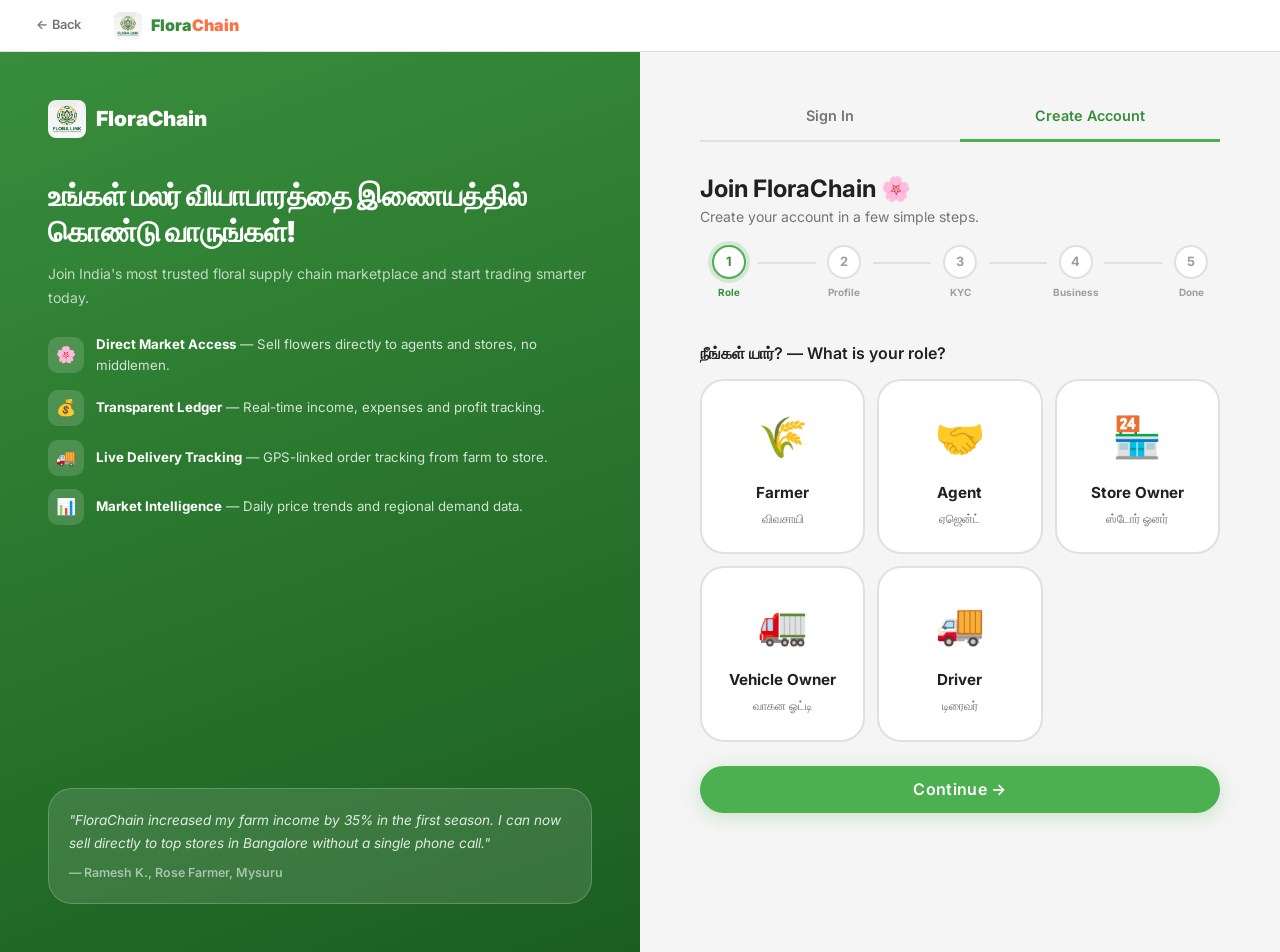
<file: auth.html>
<!DOCTYPE html>
<html lang="en">
<head>
  <meta charset="UTF-8"/>
  <meta name="viewport" content="width=device-width, initial-scale=1.0"/>
  <title>Join FloraChain — Sign Up / Login</title>
  <link rel="stylesheet" href="assets/styles.css"/>
  <link rel="icon" href="assets/logo.png"/>
  <style>
    body { background:var(--bg); }
    .auth-layout {
      display:grid; grid-template-columns:1fr 1fr; min-height:100vh;
    }
    .auth-side {
      background:linear-gradient(160deg,var(--green-dark) 0%,#1B5E20 100%);
      padding:3rem; display:flex; flex-direction:column; justify-content:space-between;
      position:sticky; top:0; height:100vh;
    }
    .auth-side .side-logo { display:flex; align-items:center; gap:.6rem; font-weight:900; font-size:1.3rem; color:#fff; }
    .auth-side .side-logo img { width:38px; height:38px; border-radius:8px; }
    .auth-side .side-title { font-size:1.8rem; font-weight:900; color:#fff; line-height:1.25; margin-bottom:.75rem; }
    .auth-side .side-sub { font-size:.88rem; color:rgba(255,255,255,.7); line-height:1.7; }
    .side-feature { display:flex; align-items:center; gap:.75rem; margin-bottom:.85rem; }
    .side-feature .sf-icon { width:36px; height:36px; border-radius:var(--radius-md); background:rgba(255,255,255,.15); display:flex; align-items:center; justify-content:center; flex-shrink:0; font-size:1rem; }
    .side-feature .sf-text { font-size:.83rem; color:rgba(255,255,255,.8); }
    .side-testimonial { background:rgba(255,255,255,.12); border:1px solid rgba(255,255,255,.2); border-radius:var(--radius-xl); padding:1.25rem; }
    .side-testimonial .st-text { font-size:.85rem; color:rgba(255,255,255,.85); font-style:italic; line-height:1.7; margin-bottom:.5rem; }
    .side-testimonial .st-name { font-size:.78rem; color:rgba(255,255,255,.55); font-weight:600; }

    .auth-main { display:flex; align-items:flex-start; justify-content:center; padding:2.5rem 2rem; overflow-y:auto; min-height:100vh; }
    .auth-box { width:100%; max-width:520px; }
    .auth-tabs { display:flex; border-bottom:2px solid var(--border); margin-bottom:2rem; }
    .auth-tab { flex:1; text-align:center; padding:.75rem; font-weight:600; font-size:.9rem; color:var(--text-3); cursor:pointer; border-bottom:3px solid transparent; margin-bottom:-2px; transition:all var(--t-fast); }
    .auth-tab.active { color:var(--green-dark); border-bottom-color:var(--green); }

    /* wizard steps bar */
    .wiz-bar { display:flex; align-items:center; margin-bottom:2.5rem; }
    .wiz-step { display:flex; flex-direction:column; align-items:center; flex:1; }
    .wiz-circle {
      width:34px; height:34px; border-radius:50%; border:2px solid var(--border);
      display:flex; align-items:center; justify-content:center;
      font-size:.8rem; font-weight:700; color:var(--text-4); background:#fff;
      transition:all var(--t-normal); position:relative; z-index:1;
    }
    .wiz-circle.done   { background:var(--green); border-color:var(--green); color:#fff; }
    .wiz-circle.active { border-color:var(--green); color:var(--green-dark); box-shadow:0 0 0 4px var(--green-glow); }
    .wiz-lbl { font-size:.62rem; font-weight:700; margin-top:.4rem; color:var(--text-4); text-align:center; }
    .wiz-lbl.active { color:var(--green-dark); }
    .wiz-lbl.done   { color:var(--text-3); }
    .wiz-line { flex:1; height:2px; background:var(--border); margin-bottom:20px; transition:background var(--t-slow); }
    .wiz-line.done { background:var(--green); }

    /* Flower select grid */
    .flower-grid { display:flex; flex-wrap:wrap; gap:.6rem; }
    .flower-chip { padding:.45rem 1rem; border-radius:var(--radius-full); border:1.5px solid var(--border); background:#fff; font-size:.8rem; font-weight:600; color:var(--text-2); cursor:pointer; transition:all var(--t-fast); }
    .flower-chip:hover { border-color:var(--green); color:var(--green-dark); }
    .flower-chip.sel  { background:var(--green-xlight); border-color:var(--green); color:var(--green-dark); }

    /* ── Login Role Selector ── */
    .login-role-grid { display:grid; grid-template-columns:repeat(6,1fr); gap:.5rem; margin-bottom:1.25rem; }
    .login-role-card {
      display:flex; flex-direction:column; align-items:center; justify-content:center;
      gap:.3rem; padding:.65rem .25rem;
      border:2px solid var(--border); border-radius:var(--radius-lg);
      background:#fff; cursor:pointer; transition:all var(--t-fast);
      position:relative; overflow:hidden;
    }
    .login-role-card:hover { border-color:var(--green); background:var(--green-xlight); transform:translateY(-2px); }
    .login-role-card.selected { border-color:var(--green); background:var(--green-xlight); box-shadow:0 0 0 3px var(--green-glow); }
    .login-role-card .lrc-icon { font-size:1.35rem; }
    .login-role-card .lrc-name { font-size:.62rem; font-weight:700; color:var(--text-2); text-align:center; line-height:1.2; }
    .login-role-card.selected .lrc-name { color:var(--green-dark); }
    .login-role-card .lrc-check {
      position:absolute; top:4px; right:4px;
      width:16px; height:16px; border-radius:50%;
      background:var(--green); color:#fff;
      font-size:.55rem; display:none;
      align-items:center; justify-content:center; font-weight:900;
    }
    .login-role-card.selected .lrc-check { display:flex; }

    /* OTP field */
    .otp-row { display:flex; gap:.5rem; }
    .otp-input { flex:1; text-align:center; font-size:1.25rem; font-weight:700; letter-spacing:.1em; border:1.5px solid var(--border); border-radius:var(--radius-md); padding:.65rem .5rem; }
    .otp-input:focus { border-color:var(--green); box-shadow:0 0 0 3px var(--green-glow); }

    /* success */
    .success-wrap { text-align:center; padding:2rem 0; }
    .success-circle { width:100px; height:100px; border-radius:50%; background:var(--green-xlight); border:3px solid var(--green); display:flex; align-items:center; justify-content:center; font-size:3rem; margin:0 auto 1.5rem; animation:bounceIn .6s cubic-bezier(.34,1.56,.64,1) both; }
    @keyframes bounceIn { from{transform:scale(0);opacity:0} to{transform:scale(1);opacity:1} }

    @media(max-width:768px) {
      .auth-layout { grid-template-columns:1fr; }
      .auth-side { display:none; }
      .auth-main { padding:2rem 1rem; min-height:auto; }
    }
  </style>
</head>
<body>

<!-- Back nav -->
<div style="position:fixed;top:0;left:0;right:0;height:52px;background:#fff;border-bottom:1px solid var(--border);z-index:100;display:flex;align-items:center;padding:0 1.25rem;gap:1rem;">
  <a href="index.html" class="btn btn-ghost btn-sm" style="gap:.35rem;">← Back</a>
  <a href="index.html" class="logo-mark" style="font-size:1rem;"><img src="assets/logo.png" alt="" style="width:28px;height:28px;border-radius:6px;"><span class="logo-text">Flora<span style="color:var(--coral);">Chain</span></span></a>
</div>

<div style="height:52px;"></div>

<div class="auth-layout">
  <!-- LEFT SIDE PANEL -->
  <div class="auth-side">
    <div>
      <div class="side-logo"><img src="assets/logo.png" alt=""/>FloraChain</div>
      <div style="height:2.5rem;"></div>
      <div class="side-title">உங்கள் மலர் வியாபாரத்தை இணையத்தில் கொண்டு வாருங்கள்!</div>
      <div class="side-sub mb-6">Join India's most trusted floral supply chain marketplace and start trading smarter today.</div>
      <div class="side-feature"><div class="sf-icon">🌸</div><div class="sf-text"><strong style="color:#fff;">Direct Market Access</strong> — Sell flowers directly to agents and stores, no middlemen.</div></div>
      <div class="side-feature"><div class="sf-icon">💰</div><div class="sf-text"><strong style="color:#fff;">Transparent Ledger</strong> — Real-time income, expenses and profit tracking.</div></div>
      <div class="side-feature"><div class="sf-icon">🚚</div><div class="sf-text"><strong style="color:#fff;">Live Delivery Tracking</strong> — GPS-linked order tracking from farm to store.</div></div>
      <div class="side-feature"><div class="sf-icon">📊</div><div class="sf-text"><strong style="color:#fff;">Market Intelligence</strong> — Daily price trends and regional demand data.</div></div>
    </div>
    <div class="side-testimonial">
      <div class="st-text">"FloraChain increased my farm income by 35% in the first season. I can now sell directly to top stores in Bangalore without a single phone call."</div>
      <div class="st-name">— Ramesh K., Rose Farmer, Mysuru</div>
    </div>
  </div>

  <!-- RIGHT: FORM PANEL -->
  <div class="auth-main">
    <div class="auth-box">
      <!-- Tabs: Login / Create Account -->
      <div class="auth-tabs" id="authTabs">
        <div class="auth-tab" id="tabLogin" onclick="showLogin()">Sign In</div>
        <div class="auth-tab active" id="tabReg" onclick="showReg()">Create Account</div>
      </div>

      <!-- ══ LOGIN FORM ══ -->
      <div id="loginForm">
        <h2 style="margin-bottom:.25rem;">Welcome back 👋</h2>
        <p class="text-muted text-sm mb-5">Sign in to your FloraChain account.</p>

        <!-- Role selector -->
        <div class="form-label mb-2">நீங்கள் யார்? — Select Your Role</div>
        <div class="login-role-grid" id="loginRoleGrid">
          <div class="login-role-card" data-role="farmer" onclick="selectLoginRole(this)">
            <div class="lrc-check">✓</div>
            <div class="lrc-icon">🌾</div>
            <div class="lrc-name">Farmer<br/><span style="font-weight:400;color:var(--text-3);">விவசாயி</span></div>
          </div>
          <div class="login-role-card" data-role="agent" onclick="selectLoginRole(this)">
            <div class="lrc-check">✓</div>
            <div class="lrc-icon">🤝</div>
            <div class="lrc-name">Agent<br/><span style="font-weight:400;color:var(--text-3);">ஏஜென்ட்</span></div>
          </div>
          <div class="login-role-card" data-role="storeowner" onclick="selectLoginRole(this)">
            <div class="lrc-check">✓</div>
            <div class="lrc-icon">🏪</div>
            <div class="lrc-name">Store<br/><span style="font-weight:400;color:var(--text-3);">ஸ்டோர்</span></div>
          </div>
          <div class="login-role-card" data-role="vehicleowner" onclick="selectLoginRole(this)">
            <div class="lrc-check">✓</div>
            <div class="lrc-icon">🚛</div>
            <div class="lrc-name">Vehicle<br/><span style="font-weight:400;color:var(--text-3);">வாகனம்</span></div>
          </div>
          <div class="login-role-card" data-role="driver" onclick="selectLoginRole(this)">
            <div class="lrc-check">✓</div>
            <div class="lrc-icon">🚚</div>
            <div class="lrc-name">Driver<br/><span style="font-weight:400;color:var(--text-3);">டிரைவர்</span></div>
          </div>
          <div class="login-role-card" data-role="admin" onclick="selectLoginRole(this)">
            <div class="lrc-check">✓</div>
            <div class="lrc-icon">⚙️</div>
            <div class="lrc-name">Admin<br/><span style="font-weight:400;color:var(--text-3);">நிர்வாகி</span></div>
          </div>
        </div>

        <div style="display:flex;flex-direction:column;gap:1rem;">
          <div class="form-group">
            <label class="form-label">Mobile or Email</label>
            <input class="form-input" type="text" id="loginIdentifier" placeholder="98765 43210 or email@example.com"/>
          </div>
          <div class="form-group">
            <label class="form-label">Password</label>
            <div class="input-group">
              <input class="form-input" type="password" placeholder="Enter your password" id="loginPwd"/>
              <button type="button" class="input-suffix" style="background:none;border:none;cursor:pointer;" onclick="togglePwd('loginPwd',this)">👁</button>
            </div>
          </div>
          <div class="flex justify-between items-center">
            <label class="checkbox-label" style="font-size:.83rem;"><input type="checkbox"/> Remember me</label>
            <a href="javascript:void(0)" onclick="showToast('Password reset link sent to email/mobile.','info')" class="text-sm" style="color:var(--green-dark);">Forgot password?</a>
          </div>
          <button class="btn btn-primary btn-lg w-full mt-2" id="loginBtn" onclick="doLogin()">Sign In →</button>
          <div class="divider-text">OR</div>
          <button class="btn btn-outline btn-lg w-full" onclick="showToast('OTP code sent to your mobile. Please enter it to login.','success')">📱 Login with OTP</button>
        </div>
        <div class="text-center mt-4 text-sm text-muted">Don't have an account? <a href="#" onclick="showReg()" style="color:var(--green-dark);font-weight:600;">Create one →</a></div>
      </div>

      <!-- ══ REGISTRATION WIZARD ══ -->
      <div id="regForm" style="display:none;">
        <h2 style="margin-bottom:.15rem;">Join FloraChain 🌸</h2>
        <p class="text-muted text-sm mb-4">Create your account in a few simple steps.</p>

        <!-- Step progress bar -->
        <div class="wiz-bar" id="wizBar">
          <div class="wiz-step">
            <div class="wiz-circle active" id="wc1">1</div>
            <div class="wiz-lbl active" id="wl1">Role</div>
          </div>
          <div class="wiz-line" id="wline1"></div>
          <div class="wiz-step">
            <div class="wiz-circle" id="wc2">2</div>
            <div class="wiz-lbl" id="wl2">Profile</div>
          </div>
          <div class="wiz-line" id="wline2"></div>
          <div class="wiz-step">
            <div class="wiz-circle" id="wc3">3</div>
            <div class="wiz-lbl" id="wl3">KYC</div>
          </div>
          <div class="wiz-line" id="wline3"></div>
          <div class="wiz-step">
            <div class="wiz-circle" id="wc4">4</div>
            <div class="wiz-lbl" id="wl4">Business</div>
          </div>
          <div class="wiz-line" id="wline4"></div>
          <div class="wiz-step">
            <div class="wiz-circle" id="wc5">5</div>
            <div class="wiz-lbl" id="wl5">Done</div>
          </div>
        </div>

        <!-- STEP 1: Role -->
        <div class="reg-step active" id="step1">
          <p class="font-semi mb-3">நீங்கள் யார்? — What is your role?</p>
          <div class="grid" style="grid-template-columns:repeat(auto-fill,minmax(130px,1fr));gap:.75rem;" id="roleGrid">
            <div class="role-card" data-role="farmer" onclick="selectRole(this)"><div class="check-mark">✓</div><div class="role-icon">🌾</div><div class="role-name">Farmer</div><div class="role-desc">விவசாயி</div></div>
            <div class="role-card" data-role="agent" onclick="selectRole(this)"><div class="check-mark">✓</div><div class="role-icon">🤝</div><div class="role-name">Agent</div><div class="role-desc">ஏஜென்ட்</div></div>
            <div class="role-card" data-role="storeowner" onclick="selectRole(this)"><div class="check-mark">✓</div><div class="role-icon">🏪</div><div class="role-name">Store Owner</div><div class="role-desc">ஸ்டோர் ஓனர்</div></div>
            <div class="role-card" data-role="vehicleowner" onclick="selectRole(this)"><div class="check-mark">✓</div><div class="role-icon">🚛</div><div class="role-name">Vehicle Owner</div><div class="role-desc">வாகன ஓட்டி</div></div>
            <div class="role-card" data-role="driver" onclick="selectRole(this)"><div class="check-mark">✓</div><div class="role-icon">🚚</div><div class="role-name">Driver</div><div class="role-desc">டிரைவர்</div></div>
          </div>
          <button class="btn btn-primary btn-lg w-full mt-6" onclick="goStep(2)">Continue →</button>
        </div>

        <!-- STEP 2: Basic Info -->
        <div class="reg-step" id="step2">
          <p class="font-semi mb-4">அடிப்படை விவரங்கள் — Basic Details</p>
          <div style="display:flex;flex-direction:column;gap:.85rem;">
            <div class="form-row">
              <div class="form-group"><label class="form-label">First Name</label><input class="form-input" placeholder="முதல் பெயர்"/></div>
              <div class="form-group"><label class="form-label">Last Name</label><input class="form-input" placeholder="கடைசி பெயர்"/></div>
            </div>
            <div class="form-group"><label class="form-label">Gender / பாலினம்</label><select class="form-select"><option value="">Select gender</option><option>Male / ஆண்</option><option>Female / பெண்</option><option>Other</option></select></div>
            <div class="form-group">
              <label class="form-label">Mobile Number / மொபைல் எண்</label>
              <div style="display:flex;gap:.5rem;">
                <input class="form-input" type="tel" placeholder="98765 43210" style="flex:1;" id="mobileField"/>
                <button class="btn btn-primary btn-sm" onclick="sendOTP()" id="otpBtn" style="white-space:nowrap;">Send OTP</button>
              </div>
            </div>
            <div id="otpSection" style="display:none;">
              <label class="form-label mb-2" style="display:block;">Enter OTP</label>
              <div class="otp-row mb-2">
                <input class="otp-input form-input" maxlength="1" type="number"/>
                <input class="otp-input form-input" maxlength="1" type="number"/>
                <input class="otp-input form-input" maxlength="1" type="number"/>
                <input class="otp-input form-input" maxlength="1" type="number"/>
                <input class="otp-input form-input" maxlength="1" type="number"/>
                <input class="otp-input form-input" maxlength="1" type="number"/>
              </div>
              <div class="text-xs text-muted">Didn't receive? <a href="#" style="color:var(--green-dark);">Resend OTP</a></div>
            </div>
            <div class="form-group"><label class="form-label">Email ID</label><input class="form-input" type="email" placeholder="email@example.com"/></div>
            <div class="form-group">
              <label class="form-label">Password</label>
              <div class="input-group">
                <input class="form-input" type="password" placeholder="Minimum 8 characters" id="regPwd" oninput="checkPwd(this.value)"/>
                <button type="button" class="input-suffix" style="background:none;border:none;cursor:pointer;" onclick="togglePwd('regPwd',this)">👁</button>
              </div>
              <div class="pwd-bars" id="pwdBars"><div class="pwd-bar"></div><div class="pwd-bar"></div><div class="pwd-bar"></div><div class="pwd-bar"></div></div>
              <div class="pwd-text text-muted" id="pwdStrengthText">Password strength</div>
            </div>
            <div class="form-group"><label class="form-label">Confirm Password</label><input class="form-input" type="password" placeholder="Re-enter password"/></div>
          </div>
          <div class="flex gap-3 mt-6">
            <button class="btn btn-outline flex-1" onclick="goStep(1)">← Back</button>
            <button class="btn btn-primary flex-1" onclick="goStep(3)">Continue →</button>
          </div>
        </div>

        <!-- STEP 3: KYC -->
        <div class="reg-step" id="step3">
          <p class="font-semi mb-4">KYC & முகவரி — Address & Verification</p>
          <div style="display:flex;flex-direction:column;gap:.85rem;">
            <div class="form-group"><label class="form-label">Full Address / முழு முகவரி</label><textarea class="form-textarea" placeholder="Door No., Street, Area, City, State" rows="3"></textarea></div>
            <div class="form-row">
              <div class="form-group"><label class="form-label">Pincode</label><input class="form-input" placeholder="600001" maxlength="6"/></div>
              <div class="form-group"><label class="form-label">State</label><select class="form-select"><option>Tamil Nadu</option><option>Karnataka</option><option>Kerala</option><option>Andhra Pradesh</option><option>Maharashtra</option><option>Other</option></select></div>
            </div>
            <div class="form-group"><label class="form-label">Aadhaar Number / ஆதார் எண்</label><input class="form-input" placeholder="XXXX XXXX XXXX" maxlength="14" oninput="this.value=this.value.replace(/\D/g,'').replace(/(\d{4})(?=\d)/g,'$1 ')"/></div>
            <div>
              <div class="form-label mb-2">Aadhaar Card Upload / ஆதார் கார்டு அப்லோட்</div>
              <div class="form-row">
                <label class="kyc-upload-box">
                  <input type="file" accept="image/*" onchange="previewFile(this,'prev1')"/>
                  <div id="prev1"><div style="font-size:2rem;margin-bottom:.4rem;">📷</div><div class="font-semi text-sm">Front Side</div><div class="text-xs text-muted mt-1">முன் பக்கம் · Camera or Gallery</div></div>
                </label>
                <label class="kyc-upload-box">
                  <input type="file" accept="image/*" onchange="previewFile(this,'prev2')"/>
                  <div id="prev2"><div style="font-size:2rem;margin-bottom:.4rem;">📷</div><div class="font-semi text-sm">Back Side</div><div class="text-xs text-muted mt-1">பின் பக்கம் · Camera or Gallery</div></div>
                </label>
              </div>
            </div>
            <div id="dlSection" style="display:none;">
              <div class="form-label mb-2 mt-2">Driving License / ஓட்டுனர் உரிமம் (Driver only)</div>
              <div class="form-group mb-2"><label class="form-label">DL Number</label><input class="form-input" placeholder="KA-09-20XX-XXXXXX"/></div>
              <label class="kyc-upload-box">
                <input type="file" accept="image/*"/>
                <div style="font-size:2rem;margin-bottom:.4rem;">🪪</div>
                <div class="font-semi text-sm">Upload Driving License</div>
                <div class="text-xs text-muted mt-1">Front side only</div>
              </label>
            </div>
          </div>
          <div class="flex gap-3 mt-6">
            <button class="btn btn-outline flex-1" onclick="goStep(2)">← Back</button>
            <button class="btn btn-primary flex-1" onclick="goStep(4)">Continue →</button>
          </div>
        </div>

        <!-- STEP 4: Business Preferences -->
        <div class="reg-step" id="step4">
          <p class="font-semi mb-4">தொழில் விவரங்கள் — Business Preferences</p>

          <!-- Farmers / Agent / Store -->
          <div id="flowerPrefSection">
            <div class="form-label mb-2">பூக்கள் தேர்வு — Select Flowers You Deal In</div>
            <div class="flower-grid mb-4">
              <span class="flower-chip" onclick="this.classList.toggle('sel')">🌸 Rose / ரோஜா</span>
              <span class="flower-chip" onclick="this.classList.toggle('sel')">⚪ Jasmine / மல்லிகை</span>
              <span class="flower-chip" onclick="this.classList.toggle('sel')">🌼 Marigold / சாமந்தி</span>
              <span class="flower-chip" onclick="this.classList.toggle('sel')">🪷 Lotus / தாமரை</span>
              <span class="flower-chip" onclick="this.classList.toggle('sel')">🌺 Gerbera</span>
              <span class="flower-chip" onclick="this.classList.toggle('sel')">💐 Chrysanthemum</span>
              <span class="flower-chip" onclick="this.classList.toggle('sel')">🌻 Sunflower / சூரியகாந்தி</span>
              <span class="flower-chip" onclick="this.classList.toggle('sel')">🌷 Tuberose / ஜாதி மல்லி</span>
              <span class="flower-chip" onclick="this.classList.toggle('sel')">🏵 Crossandra / கனகாம்பரம்</span>
              <span class="flower-chip" onclick="this.classList.toggle('sel')">Other / மற்றவை</span>
            </div>
            <div class="form-group mb-4">
              <label class="form-label">பில் முறை — Billing Frequency</label>
              <select class="form-select">
                <option value="daily">Daily / தினசரி</option>
                <option value="10">Every 10 Days / 10 நாட்கள்</option>
                <option value="15" selected>Every 15 Days / 15 நாட்கள்</option>
                <option value="monthly">Monthly / மாதாந்திரம்</option>
              </select>
            </div>
          </div>

          <!-- Vehicle Owner -->
          <div id="vehiclePrefSection" style="display:none;">
            <div class="form-group mb-3">
              <label class="form-label">Vehicle Type / வண்டியின் வகை</label>
              <select class="form-select"><option>Mini Van</option><option>Tempo</option><option>Lorry</option><option>Tractor</option><option>Truck</option><option>Two-wheeler</option></select>
            </div>
            <div class="form-row mb-3">
              <div class="form-group"><label class="form-label">Registration No.</label><input class="form-input" placeholder="KA-XX-XXXX" style="text-transform:uppercase;"/></div>
              <div class="form-group"><label class="form-label">Capacity (kg)</label><input class="form-input" type="number" placeholder="500"/></div>
            </div>
            <div class="form-row">
              <div class="form-group"><label class="form-label">Rate per km (₹)</label><input class="form-input" type="number" placeholder="12"/></div>
              <div class="form-group"><label class="form-label">Base Charge / trip (₹)</label><input class="form-input" type="number" placeholder="300"/></div>
            </div>
          </div>

          <!-- Driver -->
          <div id="driverPrefSection" style="display:none;">
            <div class="form-group mb-3">
              <label class="form-label">Vehicles I Can Drive</label>
              <div class="flower-grid">
                <span class="flower-chip" onclick="this.classList.toggle('sel')">🚐 Mini Van</span>
                <span class="flower-chip" onclick="this.classList.toggle('sel')">🚛 Tempo</span>
                <span class="flower-chip" onclick="this.classList.toggle('sel')">🚚 Lorry</span>
                <span class="flower-chip" onclick="this.classList.toggle('sel')">🛵 Two-wheeler</span>
              </div>
            </div>
            <div class="form-row mt-3">
              <div class="form-group"><label class="form-label">Expected Hire / trip (₹)</label><input class="form-input" type="number" placeholder="1500"/></div>
              <div class="form-group"><label class="form-label">Per km Rate (₹)</label><input class="form-input" type="number" placeholder="8"/></div>
            </div>
          </div>

          <div class="flex gap-3 mt-6">
            <button class="btn btn-outline flex-1" onclick="goStep(3)">← Back</button>
            <button class="btn btn-primary flex-1" onclick="goStep(5)">Submit →</button>
          </div>
        </div>

        <!-- STEP 5: Success -->
        <div class="reg-step" id="step5">
          <div class="success-wrap">
            <div class="success-circle">✅</div>
            <h2 class="mb-2">வெற்றிகரமாக பதிவு செய்யப்பட்டது!</h2>
            <p class="text-muted mb-2">Registration Successful!</p>
            <p class="text-sm text-muted mb-6">Welcome to FloraChain! Your KYC is under review. We'll notify you via SMS and Email once verified (within 24 hrs).</p>
            <div style="background:var(--green-xlight);border:1px solid var(--green-light);border-radius:var(--radius-xl);padding:1.5rem;margin-bottom:1.5rem;text-align:left;">
              <div class="font-semi text-green mb-2">What happens next?</div>
              <div class="text-sm text-muted">📱 Welcome SMS sent to your mobile</div>
              <div class="text-sm text-muted mt-1">📧 Welcome Email sent with your login details</div>
              <div class="text-sm text-muted mt-1">🔍 KYC verification in progress (24 hrs)</div>
              <div class="text-sm text-muted mt-1">🎉 Dashboard unlocked after verification</div>
            </div>
            <button class="btn btn-primary btn-xl w-full" onclick="window.location.href=dashboards[selectedRole] || 'dashboard-farmer.html'">Go to My Dashboard →</button>
          </div>
        </div>

      </div><!-- end regForm -->
    </div>
  </div><!-- end auth-main -->
</div>

<div class="toast-container" id="toastContainer"></div>
<script>
  let currentStep=1, selectedRole='farmer', selectedLoginRole='';

  // Dashboard map
  const dashboards = {
    farmer:      'dashboard-farmer.html',
    agent:       'dashboard-agent.html',
    storeowner:  'dashboard-store.html',
    vehicleowner:'dashboard-vehicle.html',
    driver:      'dashboard-driver.html',
    admin:       'dashboard-admin.html'
  };

  function showLogin() {
    document.getElementById('tabLogin').classList.add('active');
    document.getElementById('tabReg').classList.remove('active');
    document.getElementById('loginForm').style.display='block';
    document.getElementById('regForm').style.display='none';
  }
  function showReg() {
    document.getElementById('tabReg').classList.add('active');
    document.getElementById('tabLogin').classList.remove('active');
    document.getElementById('loginForm').style.display='none';
    document.getElementById('regForm').style.display='block';
  }

  // Read URL param
  const params=new URLSearchParams(location.search);
  if(params.get('mode')==='login') { showLogin(); }
  else { showReg(); }

  // --- Login role selection ---
  function selectLoginRole(el) {
    document.querySelectorAll('#loginRoleGrid .login-role-card').forEach(c=>c.classList.remove('selected'));
    el.classList.add('selected');
    selectedLoginRole = el.dataset.role;
  }

  function doLogin() {
    const id = document.getElementById('loginIdentifier').value.trim();
    const pwd = document.getElementById('loginPwd').value;
    if (!selectedLoginRole) { showToast('Please select your role first!','warning'); return; }
    if (!id) { showToast('Enter your mobile number or email','warning'); return; }
    if (!pwd) { showToast('Enter your password','warning'); return; }
    const btn = document.getElementById('loginBtn');
    btn.textContent = 'Signing in…'; btn.disabled = true;
    setTimeout(()=>{
      const dest = dashboards[selectedLoginRole] || 'dashboard-farmer.html';
      window.location.href = dest;
    }, 800);
  }

  // Pre-select role from URL (works for both login + register grids)
  const urlRole=params.get('role');
  if(urlRole) {
    setTimeout(()=>{
      // Register grid
      const rc=document.querySelector('#roleGrid [data-role="'+urlRole+'"]');
      if(rc) { rc.classList.add('selected'); selectedRole=urlRole; applyRolePref(urlRole); }
      // Login grid — auto-select if mode=login or role param present
      const lrc=document.querySelector('#loginRoleGrid [data-role="'+urlRole+'"]');
      if(lrc) { selectLoginRole(lrc); }
    },100);
  }

  function selectRole(el) {
    document.querySelectorAll('.role-card').forEach(c=>c.classList.remove('selected'));
    el.classList.add('selected');
    selectedRole=el.dataset.role;
    applyRolePref(selectedRole);
  }

  function applyRolePref(role) {
    document.getElementById('flowerPrefSection').style.display = ['farmer','agent','storeowner'].includes(role)?'block':'none';
    document.getElementById('vehiclePrefSection').style.display = role==='vehicleowner'?'block':'none';
    document.getElementById('driverPrefSection').style.display  = role==='driver'?'block':'none';
    document.getElementById('dlSection').style.display = role==='driver'?'block':'none';
  }

  function goStep(n) {
    if(n===2 && !selectedRole) { showToast('Please select a role first!','warning'); return; }
    document.querySelectorAll('.reg-step').forEach(s=>s.classList.remove('active'));
    document.getElementById('step'+n).classList.add('active');
    updateWizBar(n); currentStep=n;
  }

  function updateWizBar(active) {
    for(let i=1;i<=5;i++) {
      const c=document.getElementById('wc'+i), l=document.getElementById('wl'+i), ln=document.getElementById('wline'+i);
      c.classList.remove('active','done'); l.classList.remove('active','done');
      if(i<active)  { c.classList.add('done');   l.classList.add('done');   c.innerHTML='✓'; if(ln)ln.classList.add('done'); }
      if(i===active){ c.classList.add('active');  l.classList.add('active'); c.innerHTML=i; }
      if(i>active)  { c.innerHTML=i; if(ln)ln.classList.remove('done'); }
    }
  }

  function sendOTP() {
    const m=document.getElementById('mobileField').value.replace(/\D/g,'');
    if(m.length<10) { showToast('Enter a valid 10-digit mobile number','warning'); return; }
    document.getElementById('otpBtn').textContent='Sent ✓';
    document.getElementById('otpBtn').disabled=true;
    document.getElementById('otpSection').style.display='block';
    showToast('OTP sent to +91 '+m,'success');
    // OTP input auto-focus
    const otps=document.querySelectorAll('.otp-input');
    otps.forEach((inp,i)=>{
      inp.addEventListener('input',()=>{ if(inp.value.length>=1 && otps[i+1]) otps[i+1].focus(); });
    });
  }

  function checkPwd(v) {
    const bars=document.getElementById('pwdBars');
    const txt=document.getElementById('pwdStrengthText');
    bars.className='pwd-bars';
    let score=0;
    if(v.length>=8) score++;
    if(/[A-Z]/.test(v)) score++;
    if(/[0-9]/.test(v)) score++;
    if(/[^A-Za-z0-9]/.test(v)) score++;
    const levels=['','strength-1','strength-2','strength-3','strength-4'];
    const labels=['','Weak','Fair','Good','Strong 💪'];
    const colors=['','var(--danger)','var(--warning)','var(--coral)','var(--success)'];
    if(score>0) {
      bars.classList.add('strength-'+score);
      txt.textContent='Strength: '+labels[score];
      txt.style.color=colors[score];
    }
  }

  function togglePwd(id,btn) {
    const inp=document.getElementById(id);
    if(inp.type==='password'){inp.type='text';btn.textContent='🙈';}
    else{inp.type='password';btn.textContent='👁';}
  }

  function previewFile(input,id) {
    if(input.files && input.files[0]) {
      const reader=new FileReader();
      reader.onload=e=>{
        document.getElementById(id).innerHTML=`<img src="${e.target.result}" style="width:100%;height:100px;object-fit:contain;border-radius:var(--radius-md);"/>`;
      };
      reader.readAsDataURL(input.files[0]);
    }
  }

  function showToast(msg,type='info') {
    const c=document.getElementById('toastContainer');
    const icons={success:'✅',info:'ℹ️',warning:'⚠️',error:'❌'};
    const t=document.createElement('div');
    t.className='toast '+type;
    t.innerHTML=`<span>${icons[type]||'ℹ️'}</span><span>${msg}</span>`;
    c.appendChild(t);
    setTimeout(()=>t.remove(),3500);
  }

  // OTP input auto-jump
  document.querySelectorAll('.otp-input').forEach((inp,i,arr)=>{
    inp.addEventListener('keydown',e=>{ if(e.key==='Backspace'&&!inp.value&&arr[i-1]) arr[i-1].focus(); });
  });
</script>
</body>
</html>
</file>
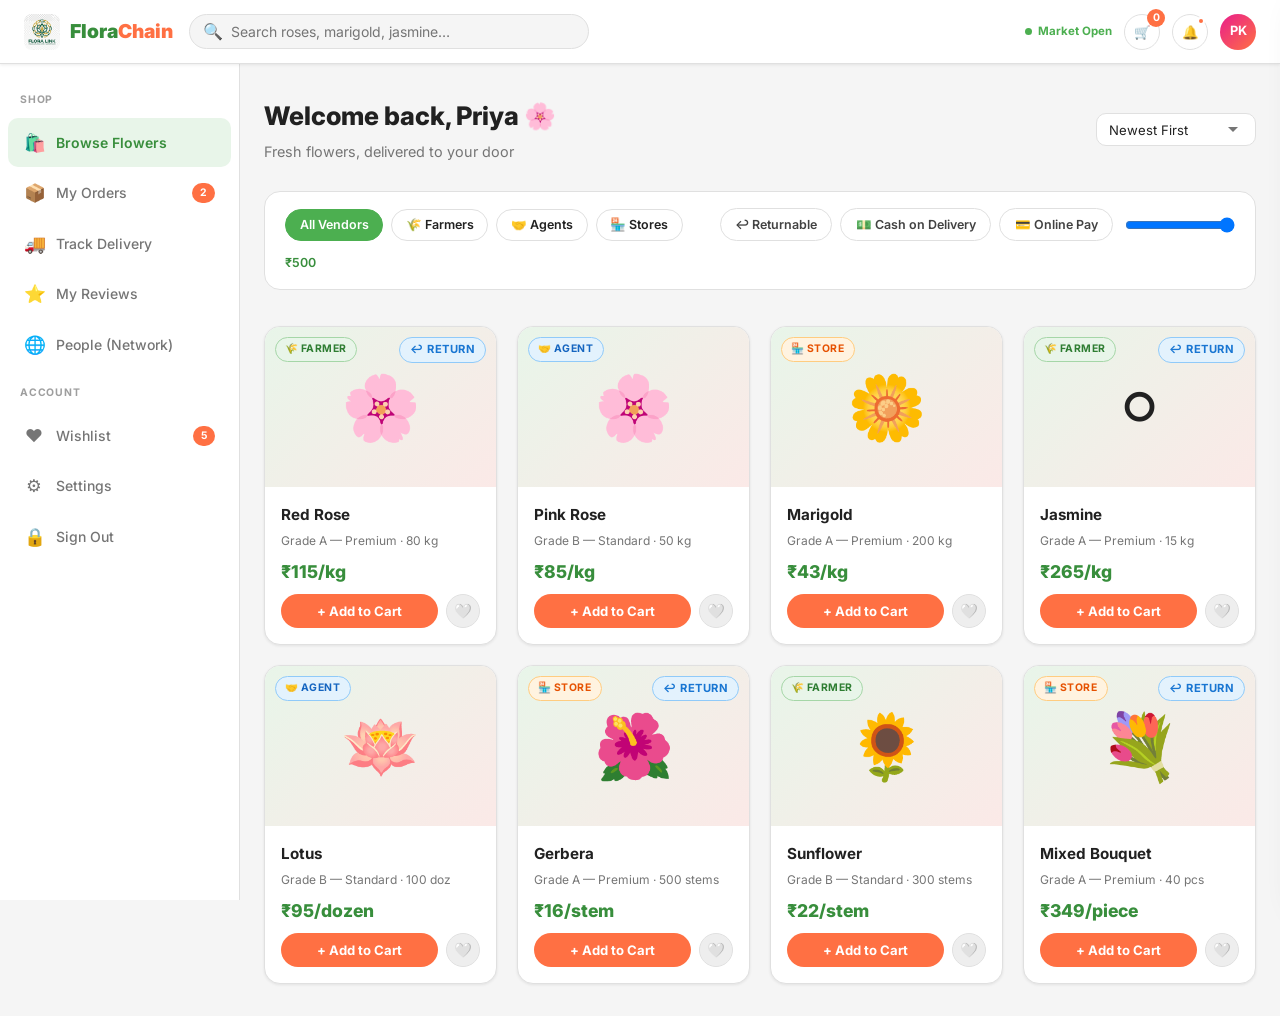
<file: dashboard-customer.html>
<!DOCTYPE html>
<html lang="en">
<head>
<meta charset="UTF-8"/><meta name="viewport" content="width=device-width,initial-scale=1.0"/>
<title>Customer Shop — FloraChain</title>
<meta name="description" content="Shop fresh flowers directly from farmers, agents and stores on FloraChain."/>
<link rel="stylesheet" href="assets/styles.css"/>
<link rel="icon" href="assets/logo.png"/>
<style>
:root{--pink:#E91E8C;--pink-lt:#FCE4EC;--pink-glow:rgba(233,30,140,.15);}
body{background:var(--bg);}
/* Product grid */
.shop-grid{display:grid;grid-template-columns:repeat(auto-fill,minmax(220px,1fr));gap:1.25rem;}
.product-card{background:#fff;border:1px solid var(--border);border-radius:var(--radius-lg);overflow:hidden;box-shadow:var(--shadow-xs);transition:all var(--t-normal);cursor:pointer;}
.product-card:hover{box-shadow:var(--shadow-md);transform:translateY(-4px);}
.pc-img{height:160px;display:flex;align-items:center;justify-content:center;font-size:4rem;background:linear-gradient(135deg,var(--green-xlight),var(--coral-xlight));position:relative;}
.pc-badge{position:absolute;top:.6rem;left:.6rem;padding:.2rem .6rem;border-radius:var(--radius-full);font-size:.65rem;font-weight:700;text-transform:uppercase;letter-spacing:.04em;}
.badge-farmer{background:#E8F5E9;color:#2E7D32;border:1px solid #A5D6A7;}
.badge-agent{background:#E3F2FD;color:#1565C0;border:1px solid #90CAF9;}
.badge-store{background:#FFF3E0;color:#E65100;border:1px solid #FFCC80;}
.pc-return{position:absolute;top:.6rem;right:.6rem;}
.pc-body{padding:1rem;}
.pc-name{font-weight:700;font-size:.95rem;color:var(--text);}
.pc-meta{font-size:.75rem;color:var(--text-3);margin-top:.2rem;}
.pc-price{font-size:1.1rem;font-weight:800;color:var(--green-dark);margin:.5rem 0;}
.pc-add{width:100%;background:var(--coral);color:#fff;border-radius:var(--radius-full);padding:.5rem;font-size:.82rem;font-weight:700;transition:all var(--t-fast);}
.pc-add:hover{background:var(--coral-dark);}
/* filters */
.filter-bar{background:#fff;border:1px solid var(--border);border-radius:var(--radius-lg);padding:1rem 1.25rem;margin-bottom:1.25rem;display:flex;flex-wrap:wrap;gap:.75rem;align-items:center;}
.filter-chip{padding:.35rem .9rem;border-radius:var(--radius-full);font-size:.78rem;font-weight:600;border:1.5px solid var(--border);cursor:pointer;transition:all var(--t-fast);background:#fff;color:var(--text-2);}
.filter-chip:hover,.filter-chip.active{border-color:var(--green);background:var(--green-xlight);color:var(--green-dark);}
/* cart drawer */
.cart-drawer{position:fixed;top:0;right:-380px;width:360px;height:100vh;background:#fff;border-left:1px solid var(--border);box-shadow:var(--shadow-lg);z-index:250;transition:right var(--t-normal);display:flex;flex-direction:column;}
.cart-drawer.open{right:0;}
.cart-header{padding:1.25rem 1.5rem;border-bottom:1px solid var(--border);display:flex;align-items:center;justify-content:space-between;}
.cart-items{flex:1;overflow-y:auto;padding:1rem 1.5rem;}
.cart-item{display:flex;gap:.75rem;align-items:center;padding:.75rem 0;border-bottom:1px solid var(--border);}
.ci-emoji{font-size:2rem;width:48px;height:48px;display:flex;align-items:center;justify-content:center;background:var(--bg);border-radius:var(--radius-md);}
.ci-name{font-weight:600;font-size:.875rem;}
.ci-meta{font-size:.72rem;color:var(--text-3);}
.ci-price{font-weight:700;color:var(--green-dark);margin-top:.2rem;font-size:.9rem;}
.qty-ctrl{display:flex;align-items:center;gap:.5rem;margin-top:.35rem;}
.qty-btn{width:24px;height:24px;border-radius:50%;border:1.5px solid var(--border);display:flex;align-items:center;justify-content:center;font-size:.9rem;font-weight:700;cursor:pointer;transition:all var(--t-fast);}
.qty-btn:hover{border-color:var(--coral);color:var(--coral);}
.qty-val{font-size:.82rem;font-weight:700;min-width:20px;text-align:center;}
.cart-footer{padding:1.25rem 1.5rem;border-top:1px solid var(--border);}
/* tracking */
.track-card{background:#fff;border:1px solid var(--border);border-radius:var(--radius-lg);padding:1.5rem;margin-bottom:1rem;}
/* review stars */
.star-row{display:flex;gap:.25rem;}
.star{font-size:1.1rem;cursor:pointer;transition:transform var(--t-fast);}
.star:hover{transform:scale(1.2);}
/* search */
.shop-search{flex:1;max-width:400px;position:relative;}
.shop-search input{width:100%;background:var(--bg);border:1.5px solid var(--border);border-radius:var(--radius-full);padding:.52rem 1rem .52rem 2.6rem;font-size:.875rem;color:var(--text);transition:all var(--t-fast);}
.shop-search input:focus{border-color:var(--green);background:#fff;box-shadow:0 0 0 3px var(--green-glow);}
.shop-search .si{position:absolute;left:.9rem;top:50%;transform:translateY(-50%);color:var(--text-4);pointer-events:none;}
/* cart badge */
.cart-btn{position:relative;}
.cart-count{position:absolute;top:-6px;right:-6px;width:18px;height:18px;background:var(--coral);color:#fff;border-radius:50%;font-size:.65rem;font-weight:700;display:flex;align-items:center;justify-content:center;}
/* overlay */
.drawer-overlay{position:fixed;inset:0;background:rgba(0,0,0,.35);z-index:240;display:none;}
.drawer-overlay.open{display:block;}
/* checkout steps */
.checkout-step{display:none;}
.checkout-step.active{display:block;animation:fadeIn .3s ease;}
.payment-opt{border:2px solid var(--border);border-radius:var(--radius-lg);padding:1rem 1.25rem;cursor:pointer;transition:all var(--t-fast);display:flex;align-items:center;gap:.75rem;}
.payment-opt:hover,.payment-opt.selected{border-color:var(--green);background:var(--green-xlight);}
/* vendor filter tabs */
.vendor-tabs{display:flex;gap:.5rem;flex-wrap:wrap;}
.vtab{padding:.3rem .85rem;border-radius:var(--radius-full);font-size:.78rem;font-weight:600;border:1.5px solid var(--border);cursor:pointer;transition:all var(--t-fast);background:#fff;}
.vtab.active{background:var(--green);color:#fff;border-color:var(--green);}
@media(max-width:768px){
  .cart-drawer{width:100%;right:-100%;}
  .shop-grid{grid-template-columns:repeat(2,1fr);gap:.75rem;}
  .filter-bar{gap:.5rem;}
}
</style>
</head>
<body>
<!-- TOPBAR -->
<header class="topbar">
  <div class="topbar-inner">
    <a href="index.html" class="logo-mark">
      <img src="assets/logo.png" alt="FloraChain"/>
      <span class="logo-text hide-mobile">Flora<span style="color:var(--coral)">Chain</span></span>
    </a>
    <div class="shop-search hide-mobile">
      <span class="si">🔍</span>
      <input type="text" id="searchInput" placeholder="Search roses, marigold, jasmine…" oninput="filterProducts()"/>
    </div>
    <div class="flex items-center gap-3" style="margin-left:auto;">
      <span class="live-badge hide-mobile"><span class="live-dot"></span>Market Open</span>
      <button class="btn-icon cart-btn" id="cartBtn" onclick="toggleCart()">🛒<span class="cart-count" id="cartCount">0</span></button>
      <div class="relative">
        <button class="btn-icon notif-dot" onclick="document.getElementById('notifPanel').classList.toggle('open')">🔔</button>
        <div class="notif-panel" id="notifPanel">
          <div style="padding:.75rem 1.25rem;border-bottom:1px solid var(--border);font-weight:700;font-size:.85rem;">Notifications</div>
          <div class="notif-item"><div class="notif-icon">🌸</div><div><div class="notif-text">Your order #FC-8821 is out for delivery!</div><div class="notif-time">10 mins ago</div></div></div>
          <div class="notif-item"><div class="notif-icon">💰</div><div><div class="notif-text">Flash sale: Jasmine 20% off today only</div><div class="notif-time">1 hr ago</div></div></div>
        </div>
      </div>
      <div class="avatar" onclick="openModal('profileModal')" style="background:linear-gradient(135deg,var(--pink),var(--coral));">PK</div>
    </div>
  </div>
</header>

<!-- LAYOUT -->
<div class="layout-wrapper">
<!-- SIDEBAR -->
<nav class="sidebar" id="sidebar">
  <div class="sidebar-section">
    <div class="sidebar-section-label">Shop</div>
    <a class="sidebar-item active" onclick="switchSection('shop')"><span class="s-icon">🛍️</span>Browse Flowers</a>
    <a class="sidebar-item" onclick="switchSection('orders')"><span class="s-icon">📦</span>My Orders <span class="sidebar-badge">2</span></a>
    <a class="sidebar-item" onclick="switchSection('track')"><span class="s-icon">🚚</span>Track Delivery</a>
    <a class="sidebar-item" onclick="switchSection('reviews')"><span class="s-icon">⭐</span>My Reviews</a>
    <a class="sidebar-item" onclick="switchSection('network')"><span class="s-icon">🌐</span>People (Network)</a>
  </div>
  <div class="sidebar-section">
    <div class="sidebar-section-label">Account</div>
    <a class="sidebar-item" onclick="switchSection('wishlist')"><span class="s-icon">❤️</span>Wishlist <span class="sidebar-badge">5</span></a>
    <a class="sidebar-item" onclick="switchSection('settings')"><span class="s-icon">⚙️</span>Settings</a>
    <a class="sidebar-item" href="auth-customer.html?mode=login"><span class="s-icon">🔒</span>Sign Out</a>
  </div>
</nav>

<main class="main-content">
<div class="page-content">

<!-- SHOP -->
<div id="sec-shop">
  <div class="page-header flex justify-between items-center" style="flex-wrap:wrap;gap:1rem;">
    <div>
      <div class="page-title">Welcome back, Priya 🌸</div>
      <div class="page-subtitle">Fresh flowers, delivered to your door</div>
    </div>
    <div class="flex gap-2 hide-mobile">
      <select class="form-select" style="width:auto;padding:.45rem 2rem .45rem .75rem;font-size:.82rem;" onchange="sortProducts(this.value)" id="sortSelect">
        <option value="-created_at">Newest First</option>
        <option value="price">Price: Low to High</option>
        <option value="-price">Price: High to Low</option>
      </select>
    </div>
  </div>

  <!-- Filter Bar -->
  <div class="filter-bar">
    <div class="vendor-tabs">
      <span class="vtab active" onclick="filterVendor('all',this)">All Vendors</span>
      <span class="vtab" onclick="filterVendor('farmer',this)">🌾 Farmers</span>
      <span class="vtab" onclick="filterVendor('agent',this)">🤝 Agents</span>
      <span class="vtab" onclick="filterVendor('store_owner',this)">🏪 Stores</span>
    </div>
    <div style="margin-left:auto;display:flex;gap:.5rem;flex-wrap:wrap;">
      <span class="filter-chip" onclick="toggleChip(this,'returnable')">↩️ Returnable</span>
      <span class="filter-chip" onclick="toggleChip(this,'cod')">💵 Cash on Delivery</span>
      <span class="filter-chip" onclick="toggleChip(this,'online')">💳 Online Pay</span>
    </div>
    <input type="range" min="0" max="500" value="500" id="priceRange" style="width:110px;" oninput="document.getElementById('priceLabel').textContent='₹'+this.value;filterProducts()"/>
    <span id="priceLabel" style="font-size:.78rem;font-weight:600;color:var(--green-dark);white-space:nowrap;">₹500</span>
  </div>

  <!-- Active Filters -->
  <div id="activeFilters" style="display:flex;gap:.5rem;flex-wrap:wrap;margin-bottom:1rem;"></div>

  <!-- Product Grid -->
  <div class="shop-grid" id="shopGrid"></div>
</div>

<!-- ═══ NETWORK ═══ -->
<div id="sec-network" style="display:none;">
  <div class="page-header"><div class="page-title">🌐 Universal Discovery</div><div class="page-subtitle">Search, follow, and connect with everyone across FloraChain</div></div>
  <div class="card mb-4">
    <div class="flex gap-3 mb-2" style="flex-wrap:wrap;">
      <div class="input-group" style="flex:1;min-width:200px;"><span class="input-icon">🔍</span><input class="form-input" id="netSearch" placeholder="Search by name, role, or location..." oninput="renderPeople()"/></div>
      <select class="form-select" style="width:auto;" id="netRole" onchange="renderPeople()">
        <option value="all">All Roles</option>
        <option value="farmer">👨‍🌾 Farmers</option>
        <option value="agent">🤝 Agents</option>
        <option value="store">🏪 Store Owners</option>
        <option value="vehicle">🚛 Vehicles/Drivers</option>
        <option value="customer">👥 Customers</option>
      </select>
    </div>
  </div>
  <div class="tabs mb-4">
    <button class="tab-btn active" data-tab="net-all" onclick="renderPeople('all')">Discover People</button>
    <button class="tab-btn" data-tab="net-conn" onclick="renderPeople('conn')">My Connections</button>
  </div>
  <div class="grid" style="grid-template-columns:repeat(auto-fill,minmax(290px,1fr));gap:1rem;" id="peopleGrid"></div>
</div>

<!-- ORDERS -->
<div id="sec-orders" style="display:none;">
  <div class="page-header"><div class="page-title">📦 My Orders</div><div class="page-subtitle">Track and manage your purchases</div></div>
  <div class="tabs">
    <button class="tab-btn active" data-tab="ord-active">Active (2)</button>
    <button class="tab-btn" data-tab="ord-past">Completed (18)</button>
  </div>
  <div class="tab-content active" id="ord-active">
    <div id="activeOrdersList"></div>
  </div>
  <div class="tab-content" id="ord-past">
    <div id="pastOrdersList"></div>
  </div>
</div>

<!-- TRACK -->
<div id="sec-track" style="display:none;">
  <div class="page-header"><div class="page-title">🚚 Track Delivery</div></div>
  <div class="card mb-4" style="max-width:480px;">
    <div class="form-group">
      <label class="form-label">Enter Tracking Code</label>
      <div class="flex gap-2">
        <input class="form-input" id="trackInput" placeholder="FC-XXXXXXXX" value="FC-8821KL"/>
        <button class="btn btn-primary" onclick="showTracking()">Track</button>
      </div>
    </div>
  </div>
  <div id="trackResult" style="display:none;">
    <div class="grid" style="grid-template-columns:1fr 1fr;gap:1.5rem;">
      <div class="card">
        <div class="flex justify-between items-center mb-4">
          <div class="font-semi">Order #FC-8821KL · Rose 3kg</div>
          <span class="badge badge-orange">Out for Delivery</span>
        </div>
        <div class="tracker-line">
          <div class="tracker-event"><div class="tracker-dot done"></div><div><div class="tracker-title">✅ Order Placed</div><div class="tracker-time">28 Mar · 8:00 AM</div></div></div>
          <div class="tracker-event"><div class="tracker-dot done"></div><div><div class="tracker-title">✅ Vendor Confirmed</div><div class="tracker-time">28 Mar · 9:15 AM · Ramesh Farm, Mysuru</div></div></div>
          <div class="tracker-event"><div class="tracker-dot done"></div><div><div class="tracker-title">✅ Packed & Dispatched</div><div class="tracker-time">28 Mar · 11:00 AM</div></div></div>
          <div class="tracker-event"><div class="tracker-dot active"></div><div><div class="tracker-title">🔴 Out for Delivery · 8 km away</div><div class="tracker-time">Driver: Arjun S. · ETA: 4:30 PM</div></div></div>
          <div class="tracker-event"><div class="tracker-dot"></div><div><div class="tracker-title">⏳ Delivered</div><div class="tracker-time">Pending</div></div></div>
        </div>
      </div>
      <div class="card">
        <div class="font-semi mb-3">Driver Details</div>
        <div class="flex gap-3 items-center mb-4">
          <img src="assets/profile_driver.png" style="width:52px;height:52px;border-radius:50%;object-fit:cover;"/>
          <div><div class="font-semi">Arjun Sharma</div><div class="text-xs text-muted">⭐ 4.8 · 342 trips</div></div>
        </div>
        <hr class="divider"/>
        <div style="display:flex;flex-direction:column;gap:.5rem;" class="text-sm">
          <div class="flex justify-between"><span class="text-muted">Vehicle</span><span>Mini Van · TN-09-AX-2341</span></div>
          <div class="flex justify-between"><span class="text-muted">Distance</span><span>8 km away</span></div>
          <div class="flex justify-between"><span class="text-muted">ETA</span><span class="font-semi" style="color:var(--green-dark);">4:30 PM</span></div>
        </div>
        <div class="flex gap-2 mt-4">
          <button class="btn btn-primary flex-1" onclick="showToast('Calling driver…','info')">📞 Call</button>
          <button class="btn btn-outline flex-1" onclick="showToast('Chat opened','info')">💬 Chat</button>
        </div>
      </div>
    </div>
  </div>
</div>

<!-- REVIEWS -->
<div id="sec-reviews" style="display:none;">
  <div class="page-header"><div class="page-title">⭐ My Reviews</div></div>
  <div class="grid" style="grid-template-columns:1fr 1fr;gap:1.5rem;">
    <div class="card">
      <div class="font-semi mb-4">Leave a Review</div>
      <div class="form-group mb-3">
        <label class="form-label">Order</label>
        <select class="form-select"><option>FC-8821KL · Rose 3kg · Ramesh Farm</option><option>FC-7712AB · Marigold 2kg · Suresh Store</option></select>
      </div>
      <div class="form-group mb-3">
        <label class="form-label">Review Type</label>
        <select class="form-select"><option>Product Quality</option><option>Seller Service</option><option>Delivery Punctuality</option></select>
      </div>
      <div class="form-group mb-3">
        <label class="form-label">Rating</label>
        <div class="star-row" id="starRow">
          <span class="star" onclick="setRating(1)">⭐</span>
          <span class="star" onclick="setRating(2)">⭐</span>
          <span class="star" onclick="setRating(3)">⭐</span>
          <span class="star" onclick="setRating(4)">⭐</span>
          <span class="star" onclick="setRating(5)">⭐</span>
        </div>
      </div>
      <div class="form-group mb-4">
        <label class="form-label">Comment</label>
        <textarea class="form-textarea" placeholder="Share your experience…"></textarea>
      </div>
      <button class="btn btn-primary w-full" onclick="showToast('✅ Review submitted, thank you!','success')">Submit Review</button>
    </div>
    <div class="card">
      <div class="font-semi mb-4">My Past Reviews</div>
      <div id="myReviews"></div>
    </div>
  </div>
</div>

<!-- WISHLIST -->
<div id="sec-wishlist" style="display:none;">
  <div class="page-header"><div class="page-title">❤️ Wishlist</div></div>
  <div class="shop-grid" id="wishlistGrid"></div>
</div>

<!-- SETTINGS -->
<div id="sec-settings" style="display:none;">
  <div class="page-header"><div class="page-title">⚙️ Account Settings</div></div>
  <div class="grid" style="grid-template-columns:1fr 1fr;gap:1.5rem;">
    <div class="card">
      <div class="font-semi mb-4">Profile</div>
      <div class="text-center mb-4">
        <img src="assets/profile_customer.png" style="width:80px;height:80px;border-radius:50%;object-fit:cover;margin:0 auto .75rem;border:3px solid var(--green-light);display:block;"/>
        <div class="font-bold">Priya Krishnamurthy</div>
        <div class="text-sm text-muted">📞 +91 98765 43210 · Chennai</div>
      </div>
      <div class="form-group mb-3"><label class="form-label">Full Name</label><input class="form-input" value="Priya Krishnamurthy"/></div>
      <div class="form-group mb-3"><label class="form-label">Phone</label><input class="form-input" value="+91 98765 43210"/></div>
      <div class="form-group mb-4"><label class="form-label">Default Delivery Address</label><textarea class="form-textarea" style="min-height:70px;">24 Anna Nagar, Chennai - 600040</textarea></div>
      <button class="btn btn-primary w-full" onclick="showToast('Profile updated!','success')">Save Changes</button>
    </div>
    <div class="card">
      <div class="font-semi mb-4">Preferences</div>
      <div class="form-group mb-3"><label class="form-label">Preferred Payment</label><select class="form-select"><option>Cash on Delivery</option><option>Online Payment</option></select></div>
      <div class="form-group mb-3"><label class="form-label">Favourite Flowers</label>
        <div style="display:flex;flex-wrap:wrap;gap:.5rem;margin-top:.5rem;">
          <span class="filter-chip active">🌸 Rose</span>
          <span class="filter-chip active">⚪ Jasmine</span>
          <span class="filter-chip">🌼 Marigold</span>
          <span class="filter-chip">🪷 Lotus</span>
        </div>
      </div>
      <hr class="divider"/>
      <div class="toggle-wrap mb-3"><div class="toggle-switch active" onclick="this.classList.toggle('active')"></div><span class="toggle-label">SMS Notifications</span></div>
      <div class="toggle-wrap mb-3"><div class="toggle-switch active" onclick="this.classList.toggle('active')"></div><span class="toggle-label">Delivery Alerts</span></div>
      <div class="toggle-wrap"><div class="toggle-switch" onclick="this.classList.toggle('active')"></div><span class="toggle-label">Price Drop Alerts</span></div>
    </div>
  </div>
</div>

</div><!-- page-content -->
</main>
</div><!-- layout-wrapper -->

<!-- Bottom Nav -->
<nav class="bottom-nav">
  <div class="bottom-nav-inner">
    <div class="bottom-nav-item active" onclick="switchSection('shop')"><span class="nav-icon">🛍️</span>Shop</div>
    <div class="bottom-nav-item" onclick="switchSection('orders')"><span class="nav-icon">📦</span>Orders</div>
    <div class="bottom-nav-item" onclick="toggleCart()"><span class="nav-icon" style="font-size:1.8rem;background:var(--coral);width:42px;height:42px;border-radius:50%;display:flex;align-items:center;justify-content:center;margin-top:-6px;color:#fff;">🛒</span>Cart</div>
    <div class="bottom-nav-item" onclick="switchSection('network')"><span class="nav-icon">🌐</span>People</div>
    <div class="bottom-nav-item" onclick="switchSection('track')"><span class="nav-icon">🚚</span>Track</div>
  </div>
</nav>

<!-- Cart Drawer -->
<div class="drawer-overlay" id="drawerOverlay" onclick="toggleCart()"></div>
<div class="cart-drawer" id="cartDrawer">
  <div class="cart-header">
    <div class="font-bold text-xl">🛒 Cart <span style="font-size:.85rem;color:var(--text-3);font-weight:400;" id="cartHeaderCount"></span></div>
    <button class="modal-close" onclick="toggleCart()">✕</button>
  </div>
  <div class="cart-items" id="cartItemsList"><div class="text-center text-muted" style="padding:2rem;font-size:.9rem;">Your cart is empty 🌸<br/><small>Add flowers to get started</small></div></div>
  <div class="cart-footer">
    <div class="flex justify-between mb-3">
      <span class="font-semi">Subtotal</span>
      <span class="font-bold text-xl" style="color:var(--green-dark);" id="cartSubtotal">₹0</span>
    </div>
    <div class="flex justify-between mb-4 text-sm text-muted">
      <span>Delivery</span><span class="text-green font-semi">FREE</span>
    </div>
    <button class="btn btn-cta btn-lg w-full" onclick="openCheckout()" id="checkoutBtn" disabled style="opacity:.5;">Proceed to Checkout →</button>
  </div>
</div>

<!-- Checkout Modal -->
<div class="modal-overlay" id="checkoutModal">
  <div class="modal" style="max-width:520px;">
    <div class="modal-header"><div class="modal-title">🌸 Checkout</div><button class="modal-close" onclick="closeModal('checkoutModal')">✕</button></div>
    <div class="wizard-wrap mb-4">
      <div class="wizard-steps">
        <div class="wizard-step-wrap"><div class="step-text-wrap"><div class="step-circle active" id="s1">1</div><div class="step-label active">Address</div></div></div>
        <div class="step-line" id="l1"></div>
        <div class="wizard-step-wrap"><div class="step-text-wrap"><div class="step-circle" id="s2">2</div><div class="step-label">Payment</div></div></div>
        <div class="step-line" id="l2"></div>
        <div class="wizard-step-wrap"><div class="step-text-wrap"><div class="step-circle" id="s3">3</div><div class="step-label">Confirm</div></div></div>
      </div>
    </div>
    <!-- Step 1 -->
    <div class="checkout-step active" id="cs1">
      <div class="form-group mb-3"><label class="form-label">Full Name</label><input class="form-input" value="Priya Krishnamurthy"/></div>
      <div class="form-group mb-3"><label class="form-label">Phone</label><input class="form-input" value="+91 98765 43210"/></div>
      <div class="form-group mb-4"><label class="form-label">Delivery Address</label><textarea class="form-textarea" style="min-height:70px;">24 Anna Nagar, Chennai - 600040</textarea></div>
      <button class="btn btn-primary w-full" onclick="coStep(2)">Continue →</button>
    </div>
    <!-- Step 2 -->
    <div class="checkout-step" id="cs2">
      <div class="font-semi mb-3">Choose Payment Method</div>
      <div style="display:flex;flex-direction:column;gap:.75rem;margin-bottom:1.5rem;">
        <div class="payment-opt selected" id="opt-cod" onclick="selectPay('cod')"><span style="font-size:1.5rem;">💵</span><div><div class="font-semi">Cash on Delivery</div><div class="text-xs text-muted">Pay when flowers arrive</div></div></div>
        <div class="payment-opt" id="opt-online" onclick="selectPay('online')"><span style="font-size:1.5rem;">💳</span><div><div class="font-semi">Online Payment</div><div class="text-xs text-muted">UPI / Card / Net Banking</div></div></div>
      </div>
      <button class="btn btn-primary w-full" onclick="coStep(3)">Continue →</button>
    </div>
    <!-- Step 3 -->
    <div class="checkout-step" id="cs3">
      <div class="card-green mb-3" style="border-radius:var(--radius-md);padding:1rem;">
        <div class="font-semi mb-2">Order Summary</div>
        <div id="checkoutSummary"></div>
        <hr class="divider"/>
        <div class="flex justify-between font-bold"><span>Total</span><span id="checkoutTotal" style="color:var(--green-dark);"></span></div>
      </div>
      <button class="btn btn-cta btn-lg w-full" onclick="placeOrder()">🌸 Place Order</button>
    </div>
  </div>
</div>

<!-- Product Detail Modal -->
<div class="modal-overlay" id="productModal">
  <div class="modal" style="max-width:560px;">
    <div class="modal-header"><div class="modal-title" id="pdTitle">Rose — Grade A Premium</div><button class="modal-close" onclick="closeModal('productModal')">✕</button></div>
    <div style="font-size:5rem;text-align:center;padding:1.5rem;background:linear-gradient(135deg,var(--green-xlight),var(--coral-xlight));border-radius:var(--radius-lg);margin-bottom:1.5rem;" id="pdEmoji">🌸</div>
    <div id="pdVendorBadge" style="margin-bottom:.75rem;"></div>
    <div class="grid grid-2 gap-3 mb-4" id="pdMetaGrid"></div>
    <div class="form-group mb-4">
      <label class="form-label">Quantity</label>
      <div class="flex gap-2 items-center">
        <button class="qty-btn" onclick="pdQtyChange(-1)">−</button>
        <span id="pdQty" style="font-weight:700;font-size:1.1rem;">1</span>
        <button class="qty-btn" onclick="pdQtyChange(1)">+</button>
        <span class="text-muted text-sm" id="pdUnit">kg</span>
      </div>
    </div>
    <div class="flex gap-2">
      <button class="btn btn-cta flex-1" id="pdAddBtn" onclick="addFromModal()">Add to Cart — <span id="pdPriceBtn">₹115</span></button>
      <button class="btn btn-outline" onclick="toggleWishlist(currentProduct)" id="pdWish">❤️ Save</button>
    </div>
  </div>
</div>

<!-- Profile Modal -->
<div class="modal-overlay" id="profileModal">
  <div class="modal" style="max-width:380px;">
    <div class="modal-header"><div class="modal-title">My Account</div><button class="modal-close" onclick="closeModal('profileModal')">✕</button></div>
    <div class="text-center mb-4">
      <img src="assets/profile_customer.png" style="width:80px;height:80px;border-radius:50%;object-fit:cover;margin:0 auto .75rem;border:3px solid var(--green-light);display:block;"/>
      <div class="font-bold text-xl">Priya Krishnamurthy</div>
      <div class="text-sm text-muted">🛍️ Customer · Chennai, TN</div>
    </div>
    <div class="flex gap-2 flex-col">
      <button class="btn btn-primary w-full" onclick="closeModal('profileModal');switchSection('orders')">📦 My Orders</button>
      <button class="btn btn-outline w-full" onclick="closeModal('profileModal');switchSection('settings')">⚙️ Settings</button>
      <a href="auth-customer.html?mode=login" class="btn btn-danger-ghost w-full">🔒 Sign Out</a>
    </div>
  </div>
</div>

<div class="toast-container" id="toastContainer"></div>

<!-- Profile Detail Modal -->
<div class="modal-overlay" id="profileDetailModal" onclick="if(event.target===this) closeModal('profileDetailModal')">
  <div class="modal" style="max-width:550px;">
    <div class="modal-header"><div class="modal-title">👤 Profile Showcase</div><button class="modal-close" onclick="closeModal('profileDetailModal')">✕</button></div>
    <div class="text-center mb-4">
      <div class="avatar" style="width:72px;height:72px;font-size:1.5rem;margin:0 auto .75rem;background:linear-gradient(135deg,var(--blue),#0D47A1);" id="pdAvatar">P</div>
      <div class="font-bold text-xl" id="pdName">Name</div>
      <div class="text-sm text-muted"><span id="pdRole">Role</span> · <span id="pdLoc">Location</span></div>
    </div>
    <div style="background:#f9fafb;border:1px solid var(--border);border-radius:var(--radius-md);padding:1.25rem;" id="pdDetails">
    </div>
    <div class="flex gap-2 mt-4">
      <button class="btn btn-primary flex-1" onclick="closeModal('profileDetailModal');openModal('connectModal')">🤝 Request Connection</button>
      <button class="btn btn-outline flex-1" onclick="closeModal('profileDetailModal')">Back</button>
    </div>
  </div>
</div>

<!-- Connect Modal -->
<div class="modal-overlay" id="connectModal">
  <div class="modal">
    <div class="modal-header"><div class="modal-title">🤝 Send Connection Request</div><button class="modal-close" onclick="closeModal('connectModal')">✕</button></div>
    <div style="display:flex;flex-direction:column;gap:1rem;">
      <div id="connectTarget" class="font-semi text-center pb-2 border-b border-gray">Connecting...</div>
      <div class="form-group"><label class="form-label">Purpose of Connection</label>
        <select class="form-select" id="connPurpose">
          <option value="buying">Buying / Sourcing Flowers</option>
          <option value="selling">Selling / Supplying Flowers</option>
          <option value="transport">Booking Transport</option>
        </select>
      </div>
      <div class="form-group"><label class="form-label">Requested Settlement Cycle</label>
        <select class="form-select" id="connBilling">
          <option value="daily">Daily Settlement</option>
          <option value="half_month">15-Day (Half-Month)</option>
          <option value="monthly">Monthly Settlement</option>
        </select>
      </div>
      <div class="form-group"><label class="form-label">Message (Optional)</label>
        <textarea class="form-input" id="connMsg" rows="2" placeholder="Let's do business together..."></textarea>
      </div>
      <button class="btn btn-primary btn-lg w-full" onclick="confirmConnection()">Send Request</button>
    </div>
  </div>
</div>

<!-- Chat Modal -->
<div class="modal-overlay" id="chatModal">
  <div class="modal" style="width:400px;padding:0;overflow:hidden;display:flex;flex-direction:column;height:80vh;max-height:600px;">
    <div style="padding:1rem 1.5rem;background:var(--bg);border-bottom:1px solid var(--border);display:flex;justify-content:space-between;align-items:center;">
      <div class="font-semi" id="chatTitle">Direct Message</div>
      <button class="modal-close" onclick="closeModal('chatModal')">✕</button>
    </div>
    <div style="flex:1;overflow-y:auto;padding:1rem;background:#f9fafb;display:flex;flex-direction:column;gap:1rem;" id="chatMsgs">
      <div class="text-center text-xs text-muted mb-2">Today</div>
    </div>
    <div style="padding:1rem;border-top:1px solid var(--border);background:#fff;display:flex;gap:.5rem;">
      <input type="text" class="form-input" style="flex:1;" id="chatInput" placeholder="Type a message..." onkeypress="if(event.key==='Enter') sendChat()"/>
      <button class="btn btn-primary" onclick="sendChat()">Send</button>
    </div>
  </div>
</div>

<script src="assets/dashboard.js"></script>
<script src="assets/network.js"></script>
<script>
window.sections=['shop','orders','track','network','reviews','wishlist','settings'];

// ── Data ─────────────────────────────────────────────────────────
const PRODUCTS=[
  {id:1,emoji:'🌸',name:'Red Rose',category:'rose',grade:'Grade A — Premium',price:115,unit:'kg',qty:'80 kg',vendor:'Ramesh Kumar',vendor_role:'farmer',return_policy:'returnable',payment:'both',stock:80,desc:'Fresh farm-cut red roses, perfect for bouquets and decorations.'},
  {id:2,emoji:'🌸',name:'Pink Rose',category:'rose',grade:'Grade B — Standard',price:85,unit:'kg',qty:'50 kg',vendor:'Suresh Agencies',vendor_role:'agent',return_policy:'non_returnable',payment:'both',stock:50,desc:'Premium pink roses sourced from Ooty farms.'},
  {id:3,emoji:'🌼',name:'Marigold',category:'marigold',grade:'Grade A — Premium',price:43,unit:'kg',qty:'200 kg',vendor:'Devi Flower Store',vendor_role:'store_owner',return_policy:'non_returnable',payment:'cod',stock:200,desc:'Bright marigold garlands and bulk flowers for festivals.'},
  {id:4,emoji:'⚪',name:'Jasmine',category:'jasmine',grade:'Grade A — Premium',price:265,unit:'kg',qty:'15 kg',vendor:'Velu Farm',vendor_role:'farmer',return_policy:'returnable',payment:'online',stock:15,desc:'Hand-picked jasmine, intensely fragrant.'},
  {id:5,emoji:'🪷',name:'Lotus',category:'lotus',grade:'Grade B — Standard',price:95,unit:'dozen',qty:'100 doz',vendor:'Kavya Traders',vendor_role:'agent',return_policy:'non_returnable',payment:'both',stock:100,desc:'Temple-grade lotus flowers, sourced from local ponds.'},
  {id:6,emoji:'🌺',name:'Gerbera',category:'gerbera',grade:'Grade A — Premium',price:16,unit:'stem',qty:'500 stems',vendor:'Priya Flower Shop',vendor_role:'store_owner',return_policy:'returnable',payment:'both',stock:500,desc:'Vibrant gerbera daisies, excellent for arrangements.'},
  {id:7,emoji:'🌻',name:'Sunflower',category:'sunflower',grade:'Grade B — Standard',price:22,unit:'stem',qty:'300 stems',vendor:'Anbu Farm',vendor_role:'farmer',return_policy:'non_returnable',payment:'cod',stock:300,desc:'Large bright sunflowers, freshly cut.'},
  {id:8,emoji:'💐',name:'Mixed Bouquet',category:'bouquet',grade:'Grade A — Premium',price:349,unit:'piece',qty:'40 pcs',vendor:'Roja Flower Store',vendor_role:'store_owner',return_policy:'returnable',payment:'both',stock:40,desc:'Handcrafted mixed flower bouquets, ready to gift.'},
];

const ORDERS=[
  {id:'FC-8821KL',items:'Rose 3kg',vendor:'Ramesh Farm',date:'28 Mar',status:'out_delivery',total:'₹345',pay:'COD'},
  {id:'FC-7712AB',items:'Marigold 2kg',vendor:'Suresh Store',date:'25 Mar',status:'delivered',total:'₹86',pay:'Online'},
];

let cart={};
let wishlist=new Set();
let currentProduct=null;
let currentPdQty=1;
let vendorFilter='all';
let activeChips=new Set();
let sortVal='-created_at';

// ── Vendor badge helper ────────────────────────────────────────────
function vendorBadge(role){
  const map={farmer:{cls:'badge-farmer',label:'🌾 Sold by: Farmer'},agent:{cls:'badge-agent',label:'🤝 Sold by: Agent'},store_owner:{cls:'badge-store',label:'🏪 Sold by: Store'}};
  const v=map[role]||{cls:'badge-grey',label:role};
  return `<span class="badge ${v.cls}">${v.label}</span>`;
}

// ── Render products ────────────────────────────────────────────────
function renderProducts(){
  const maxPrice=parseInt(document.getElementById('priceRange').value);
  const search=(document.getElementById('searchInput')||{value:''}).value.toLowerCase();
  let filtered=PRODUCTS.filter(p=>{
    if(vendorFilter!=='all'&&p.vendor_role!==vendorFilter)return false;
    if(p.price>maxPrice)return false;
    if(search&&!p.name.toLowerCase().includes(search)&&!p.category.includes(search))return false;
    if(activeChips.has('returnable')&&p.return_policy!=='returnable')return false;
    if(activeChips.has('cod')&&p.payment==='online')return false;
    if(activeChips.has('online')&&p.payment==='cod')return false;
    return true;
  });
  if(sortVal==='price') filtered.sort((a,b)=>a.price-b.price);
  else if(sortVal==='-price') filtered.sort((a,b)=>b.price-a.price);
  const grid=document.getElementById('shopGrid');
  if(!filtered.length){grid.innerHTML='<div class="text-muted text-sm" style="grid-column:1/-1;padding:2rem 0;">No flowers match your filters 🌿</div>';return;}
  grid.innerHTML=filtered.map(p=>`
    <div class="product-card" onclick="openProductDetail(${p.id})">
      <div class="pc-img">
        ${p.emoji}
        <span class="pc-badge ${p.vendor_role==='farmer'?'badge-farmer':p.vendor_role==='agent'?'badge-agent':'badge-store'}">${p.vendor_role==='farmer'?'🌾 Farmer':p.vendor_role==='agent'?'🤝 Agent':'🏪 Store'}</span>
        ${p.return_policy==='returnable'?'<span class="pc-return badge badge-blue">↩ Return</span>':''}
      </div>
      <div class="pc-body">
        <div class="pc-name">${p.name}</div>
        <div class="pc-meta">${p.grade} · ${p.qty}</div>
        <div class="pc-price">₹${p.price}/${p.unit}</div>
        <div class="flex gap-2">
          <button class="pc-add flex-1" onclick="event.stopPropagation();addToCart(${p.id},1)">+ Add to Cart</button>
          <button style="background:${wishlist.has(p.id)?'#FCE4EC':'var(--surface)'};border:1.5px solid ${wishlist.has(p.id)?'#F48FB1':'var(--border)'};border-radius:50%;width:34px;height:34px;font-size:.9rem;cursor:pointer;transition:all var(--t-fast);" onclick="event.stopPropagation();toggleWishlist(${p.id})" id="wbtn${p.id}">${wishlist.has(p.id)?'❤️':'🤍'}</button>
        </div>
      </div>
    </div>`).join('');
}

function filterProducts(){renderProducts();}
function sortProducts(v){sortVal=v;renderProducts();}
function filterVendor(v,el){
  vendorFilter=v;
  document.querySelectorAll('.vtab').forEach(t=>t.classList.remove('active'));
  el.classList.add('active');
  renderProducts();
}
function toggleChip(el,val){
  el.classList.toggle('active');
  activeChips.has(val)?activeChips.delete(val):activeChips.add(val);
  renderProducts();
}

// ── Cart ──────────────────────────────────────────────────────────
function addToCart(id,qty){
  const p=PRODUCTS.find(x=>x.id===id);
  if(!p)return;
  cart[id]=(cart[id]||0)+qty;
  updateCartUI();
  showToast(`✅ ${p.name} added to cart`,'success');
}
function removeFromCart(id){delete cart[id];updateCartUI();}
function changeQty(id,delta){
  cart[id]=(cart[id]||0)+delta;
  if(cart[id]<=0)delete cart[id];
  updateCartUI();
}
function updateCartUI(){
  const total=Object.values(cart).reduce((a,b)=>a+b,0);
  document.getElementById('cartCount').textContent=total;
  document.getElementById('cartHeaderCount').textContent=total?`(${total} items)`:'';
  const subtotal=Object.entries(cart).reduce((s,[id,q])=>{const p=PRODUCTS.find(x=>x.id==id);return s+(p?p.price*q:0);},0);
  document.getElementById('cartSubtotal').textContent='₹'+subtotal.toLocaleString('en-IN');
  const btn=document.getElementById('checkoutBtn');
  btn.disabled=!total;btn.style.opacity=total?'1':'0.5';
  const list=document.getElementById('cartItemsList');
  if(!total){list.innerHTML='<div class="text-center text-muted" style="padding:2rem;font-size:.9rem;">Your cart is empty 🌸<br/><small>Add flowers to get started</small></div>';return;}
  list.innerHTML=Object.entries(cart).map(([id,q])=>{
    const p=PRODUCTS.find(x=>x.id==id);if(!p)return'';
    return `<div class="cart-item">
      <div class="ci-emoji">${p.emoji}</div>
      <div style="flex:1;">
        <div class="ci-name">${p.name}</div>
        <div class="ci-meta">${vendorBadge(p.vendor_role)}</div>
        <div class="ci-price">₹${(p.price*q).toLocaleString('en-IN')}</div>
        <div class="qty-ctrl">
          <div class="qty-btn" onclick="changeQty(${id},-1)">−</div>
          <div class="qty-val">${q}</div>
          <div class="qty-btn" onclick="changeQty(${id},1)">+</div>
          <span class="text-xs text-muted ml-1">${p.unit}</span>
        </div>
      </div>
      <button style="background:none;color:var(--danger);font-size:1.2rem;cursor:pointer;" onclick="removeFromCart(${id})">🗑</button>
    </div>`;
  }).join('');
}
function toggleCart(){
  document.getElementById('cartDrawer').classList.toggle('open');
  document.getElementById('drawerOverlay').classList.toggle('open');
}

// ── Product Detail ─────────────────────────────────────────────────
function openProductDetail(id){
  currentProduct=id;currentPdQty=1;
  const p=PRODUCTS.find(x=>x.id===id);if(!p)return;
  document.getElementById('pdTitle').textContent=`${p.name} — ${p.grade}`;
  document.getElementById('pdEmoji').textContent=p.emoji;
  document.getElementById('pdVendorBadge').innerHTML=vendorBadge(p.vendor_role)+` <span class="text-sm text-muted ml-2">by ${p.vendor}</span>`;
  document.getElementById('pdMetaGrid').innerHTML=`
    <div class="card-flat" style="padding:.75rem;background:var(--bg);border-radius:var(--radius-md);">
      <div class="text-xs text-muted">Price</div><div class="font-bold text-lg" style="color:var(--green-dark);">₹${p.price}/${p.unit}</div>
    </div>
    <div class="card-flat" style="padding:.75rem;background:var(--bg);border-radius:var(--radius-md);">
      <div class="text-xs text-muted">Available</div><div class="font-bold text-lg">${p.qty}</div>
    </div>
    <div class="card-flat" style="padding:.75rem;background:var(--bg);border-radius:var(--radius-md);">
      <div class="text-xs text-muted">Return Policy</div><div class="font-bold">${p.return_policy==='returnable'?'↩ Returnable':'No Returns'}</div>
    </div>
    <div class="card-flat" style="padding:.75rem;background:var(--bg);border-radius:var(--radius-md);">
      <div class="text-xs text-muted">Payment</div><div class="font-bold">${p.payment==='both'?'COD / Online':p.payment==='cod'?'COD Only':'Online Only'}</div>
    </div>`;
  document.getElementById('pdQty').textContent=1;
  document.getElementById('pdUnit').textContent=p.unit;
  document.getElementById('pdPriceBtn').textContent='₹'+p.price;
  openModal('productModal');
}
function pdQtyChange(d){
  const p=PRODUCTS.find(x=>x.id===currentProduct);if(!p)return;
  currentPdQty=Math.max(1,currentPdQty+d);
  document.getElementById('pdQty').textContent=currentPdQty;
  document.getElementById('pdPriceBtn').textContent='₹'+(p.price*currentPdQty).toLocaleString('en-IN');
}
function addFromModal(){
  addToCart(currentProduct,currentPdQty);
  closeModal('productModal');
}

// ── Wishlist ────────────────────────────────────────────────────────
function toggleWishlist(id){
  const p=PRODUCTS.find(x=>x.id===id);if(!p)return;
  wishlist.has(id)?wishlist.delete(id):wishlist.add(id);
  showToast(wishlist.has(id)?`❤️ ${p.name} saved to wishlist!`:`Removed from wishlist`,'info');
  renderProducts();renderWishlist();
}
function renderWishlist(){
  const grid=document.getElementById('wishlistGrid');
  const items=PRODUCTS.filter(p=>wishlist.has(p.id));
  if(!items.length){grid.innerHTML='<p class="text-muted text-sm" style="grid-column:1/-1;padding:1rem 0;">No saved items yet 🤍</p>';return;}
  grid.innerHTML=items.map(p=>`
    <div class="product-card">
      <div class="pc-img">${p.emoji}<span class="pc-badge ${p.vendor_role==='farmer'?'badge-farmer':p.vendor_role==='agent'?'badge-agent':'badge-store'}">${p.vendor_role==='farmer'?'🌾 Farmer':p.vendor_role==='agent'?'🤝 Agent':'🏪 Store'}</span></div>
      <div class="pc-body">
        <div class="pc-name">${p.name}</div>
        <div class="pc-meta">${p.grade}</div>
        <div class="pc-price">₹${p.price}/${p.unit}</div>
        <div class="flex gap-2">
          <button class="pc-add flex-1" onclick="addToCart(${p.id},1)">+ Cart</button>
          <button style="background:#FCE4EC;border:1.5px solid #F48FB1;border-radius:50%;width:34px;height:34px;font-size:.9rem;cursor:pointer;" onclick="toggleWishlist(${p.id})">❤️</button>
        </div>
      </div>
    </div>`).join('');
}

// ── Orders ─────────────────────────────────────────────────────────
function renderOrders(){
  const statusMap={placed:'Placed',confirmed:'Confirmed',packed:'Packed',dispatched:'Dispatched',out_delivery:'Out for Delivery',delivered:'Delivered',cancelled:'Cancelled'};
  const badgeMap={out_delivery:'badge-orange',delivered:'badge-green',placed:'badge-blue',cancelled:'badge-red'};
  const active=ORDERS.filter(o=>o.status!=='delivered');
  const past=ORDERS.filter(o=>o.status==='delivered');
  const makeCard=o=>`<div class="request-card">
    <div class="flex justify-between items-center" style="flex-wrap:wrap;gap:.5rem;">
      <div>
        <div class="font-semi">#${o.id} · ${o.items}</div>
        <div class="text-xs text-muted mt-1">👤 ${o.vendor} · 📅 ${o.date} · 💳 ${o.pay}</div>
      </div>
      <div class="flex gap-2 items-center">
        <span class="badge ${badgeMap[o.status]||'badge-grey'}">${statusMap[o.status]}</span>
        <span class="font-bold" style="color:var(--green-dark);">${o.total}</span>
        <button class="btn btn-outline btn-sm" onclick="switchSection('track')">🚚 Track</button>
        ${o.status==='delivered'?`<button class="btn btn-primary btn-sm" onclick="switchSection('reviews')">⭐ Review</button>`:''}
      </div>
    </div>
  </div>`;
  document.getElementById('activeOrdersList').innerHTML=active.length?active.map(makeCard).join(''):'<p class="text-muted text-sm p-4">No active orders</p>';
  document.getElementById('pastOrdersList').innerHTML=past.length?past.map(makeCard).join(''):'<p class="text-muted text-sm p-4">No completed orders</p>';
}

// ── Reviews ─────────────────────────────────────────────────────────
function renderReviews(){
  const revs=[
    {order:'FC-7712AB',item:'Marigold 2kg',type:'Product Quality',rating:5,comment:'Very fresh, great quality!',date:'26 Mar'},
    {order:'FC-6601ZZ',item:'Rose 5kg',type:'Seller Service',rating:4,comment:'Fast response and delivery.',date:'20 Mar'},
  ];
  document.getElementById('myReviews').innerHTML=revs.map(r=>`
    <div style="padding:.85rem 0;border-bottom:1px solid var(--border);">
      <div class="flex justify-between items-center">
        <div class="font-semi text-sm">${r.item}</div>
        <div class="text-xs text-muted">${r.date}</div>
      </div>
      <div class="text-xs text-muted mb-1">${r.type} · Order #${r.order}</div>
      <div style="color:#FFB300;font-size:.9rem;">${'⭐'.repeat(r.rating)}</div>
      <div class="text-sm mt-1">${r.comment}</div>
    </div>`).join('');
}
let selectedRating=5;
function setRating(n){selectedRating=n;showToast(`${n}⭐ selected`,'info');}

// ── Checkout ────────────────────────────────────────────────────────
let currentStep=1;let selectedPay='cod';
function openCheckout(){closeCart=false;openModal('checkoutModal');currentStep=1;renderCheckoutStep(1);}
function coStep(n){
  currentStep=n;renderCheckoutStep(n);
  if(n===3){
    const sub=Object.entries(cart).reduce((s,[id,q])=>{const p=PRODUCTS.find(x=>x.id==id);return s+(p?p.price*q:0);},0);
    document.getElementById('checkoutTotal').textContent='₹'+sub.toLocaleString('en-IN');
    document.getElementById('checkoutSummary').innerHTML=Object.entries(cart).map(([id,q])=>{
      const p=PRODUCTS.find(x=>x.id==id);if(!p)return'';
      return `<div class="flex justify-between text-sm mb-1"><span>${p.emoji} ${p.name} ×${q}</span><span class="font-semi">₹${(p.price*q).toLocaleString('en-IN')}</span></div>`;
    }).join('');
  }
}
function renderCheckoutStep(n){
  document.querySelectorAll('.checkout-step').forEach((s,i)=>s.classList.toggle('active',i+1===n));
  [1,2,3].forEach(i=>{
    const c=document.getElementById('s'+i);
    c.classList.toggle('done',i<n);c.classList.toggle('active',i===n);
  });
  [1,2].forEach(i=>document.getElementById('l'+i).classList.toggle('done',i<n));
}
function selectPay(v){
  selectedPay=v;
  document.getElementById('opt-cod').classList.toggle('selected',v==='cod');
  document.getElementById('opt-online').classList.toggle('selected',v==='online');
}
function placeOrder(){
  cart={};updateCartUI();closeModal('checkoutModal');
  showToast('🌸 Order placed! Track it under My Orders.','success');
  renderOrders();
}

// ── Tracking ─────────────────────────────────────────────────────────
function showTracking(){document.getElementById('trackResult').style.display='block';}

// ── Tabs (orders page) ───────────────────────────────────────────────
document.addEventListener('DOMContentLoaded',()=>{
  renderProducts();renderOrders();renderReviews();renderWishlist();
  document.querySelectorAll('.tabs').forEach(tb=>{
    tb.querySelectorAll('.tab-btn').forEach(btn=>{
      btn.addEventListener('click',()=>{
        tb.querySelectorAll('.tab-btn').forEach(b=>b.classList.remove('active'));
        btn.classList.add('active');
        const target=btn.dataset.tab;
        document.querySelectorAll('.tab-content').forEach(tc=>tc.classList.remove('active'));
        const el=document.getElementById(target);if(el)el.classList.add('active');
      });
    });
  });
  document.getElementById('sidebarToggle')&&document.getElementById('sidebarToggle').addEventListener('click',()=>{
    document.getElementById('sidebar').classList.toggle('mobile-open');
    document.getElementById('sidebarOverlay').classList.toggle('hidden');
  });
});
</script>
</body>
</html>
</file>
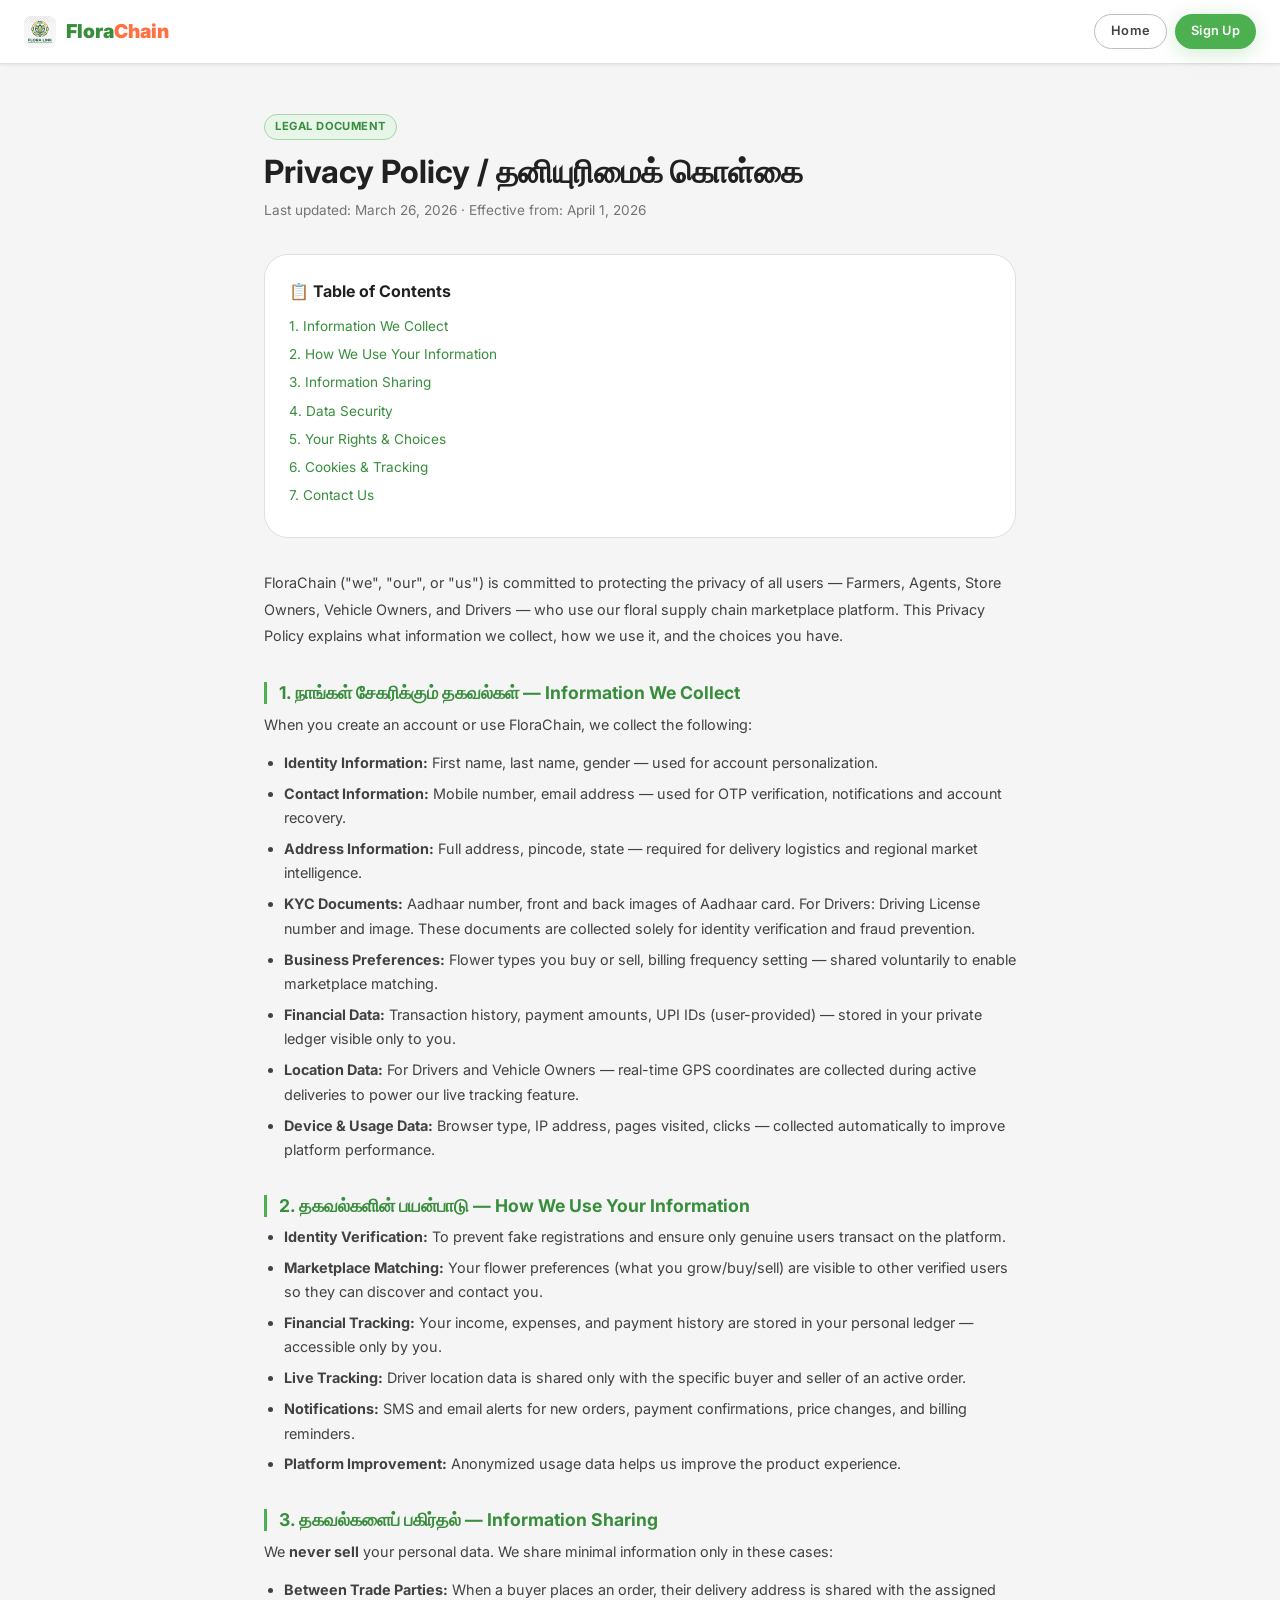
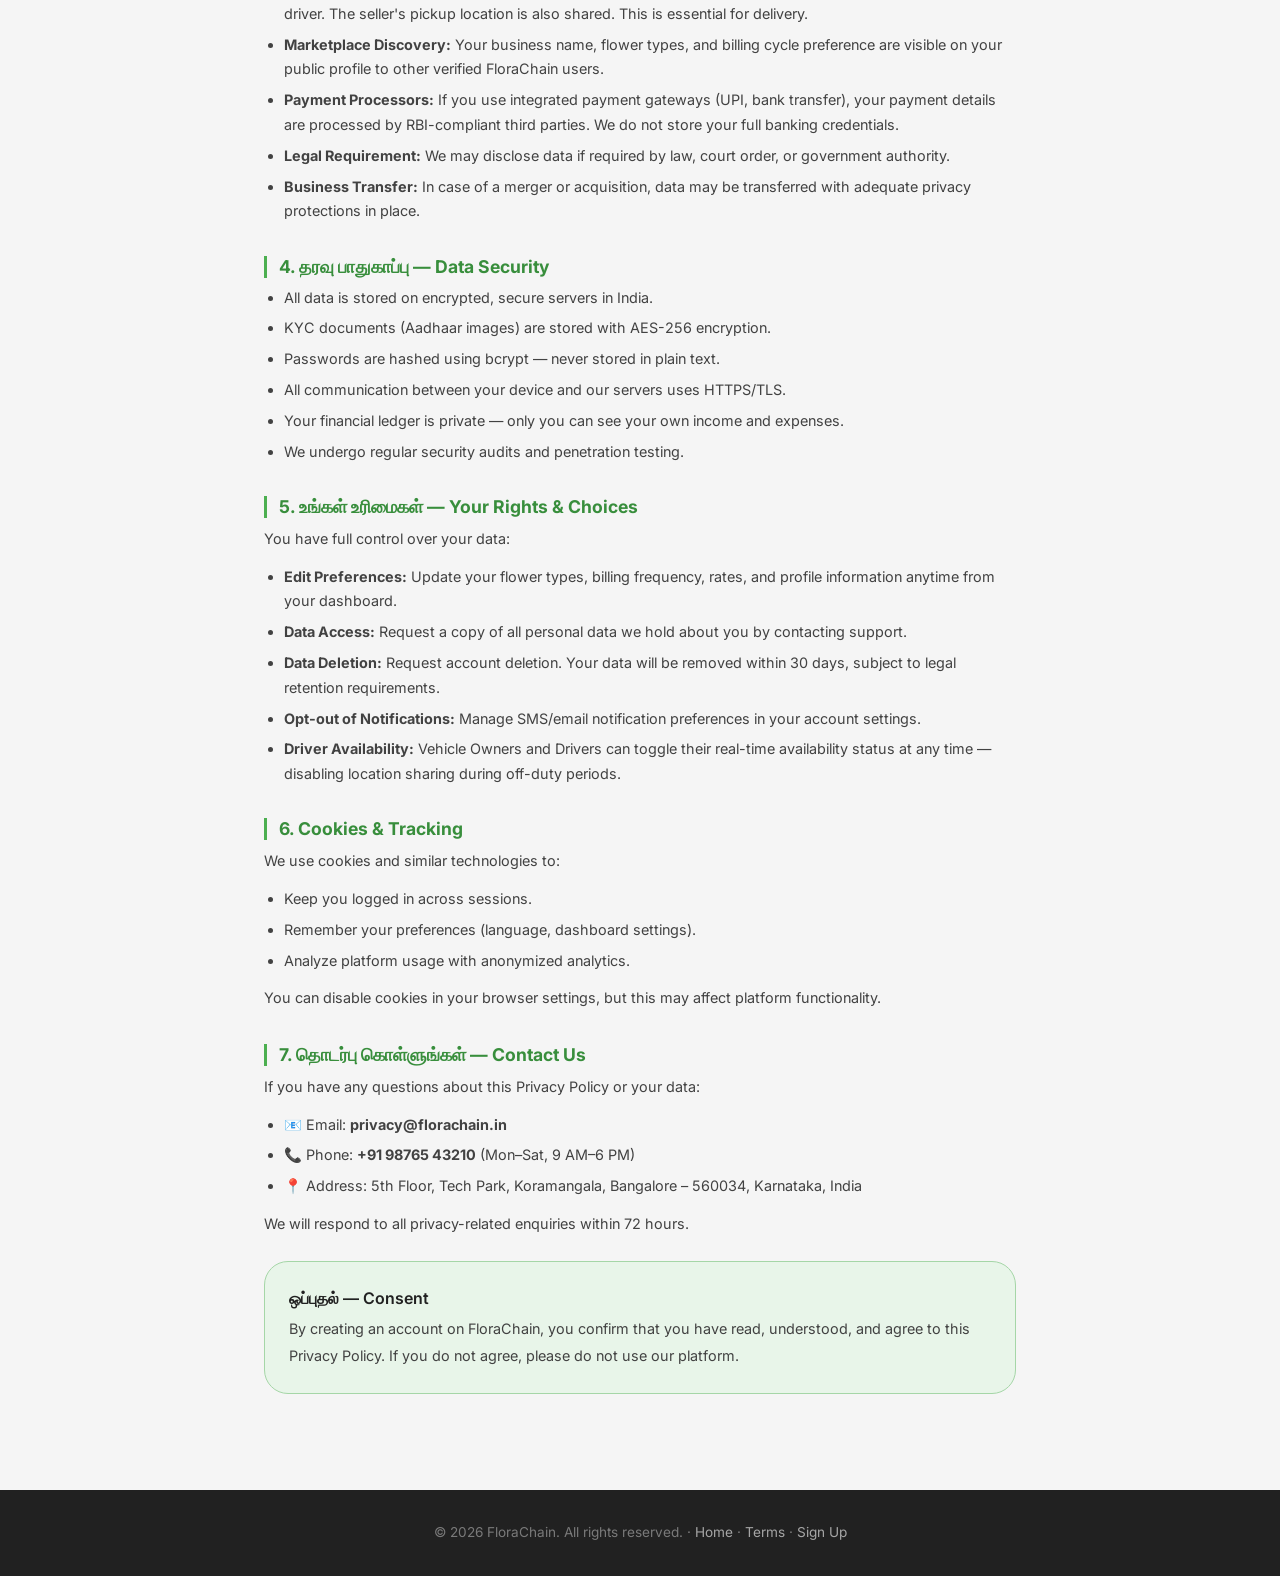
<file: privacy.html>
<!DOCTYPE html>
<html lang="en">
<head>
  <meta charset="UTF-8"/><meta name="viewport" content="width=device-width,initial-scale=1.0"/>
  <title>Privacy Policy — FloraChain</title>
  <link rel="stylesheet" href="assets/styles.css"/>
  <link rel="icon" href="assets/logo.png"/>
  <style>
    body{background:var(--bg);}
    .policy-wrap{max-width:800px;margin:0 auto;padding:3rem 1.5rem;}
    .policy-wrap h1{font-size:2rem;margin-bottom:.5rem;}
    .policy-wrap .updated{color:var(--text-3);font-size:.85rem;margin-bottom:2rem;}
    .policy-wrap h2{font-size:1.1rem;font-weight:700;color:var(--green-dark);margin:2rem 0 .5rem;padding-left:.75rem;border-left:3px solid var(--green);}
    .policy-wrap p{font-size:.9rem;color:var(--text-2);line-height:1.85;margin-bottom:.75rem;}
    .policy-wrap ul{margin:.5rem 0 .75rem 1.25rem;display:flex;flex-direction:column;gap:.4rem;}
    .policy-wrap ul li{font-size:.9rem;color:var(--text-2);line-height:1.7;list-style:disc;}
    .policy-toc{background:#fff;border:1px solid var(--border);border-radius:var(--radius-xl);padding:1.5rem;margin-bottom:2rem;}
    .policy-toc .toc-title{font-weight:700;margin-bottom:.75rem;}
    .policy-toc a{display:block;font-size:.85rem;color:var(--green-dark);margin-bottom:.4rem;text-decoration:none;}
    .policy-toc a:hover{text-decoration:underline;}
  </style>
</head>
<body>
<header class="topbar">
  <div class="topbar-inner">
    <a href="index.html" class="logo-mark"><img src="assets/logo.png" alt="FloraChain" style="width:32px;height:32px;border-radius:7px;"/>
      <span class="logo-text">Flora<span style="color:var(--coral);">Chain</span></span></a>
    <div style="margin-left:auto;display:flex;gap:.5rem;">
      <a href="index.html"     class="btn btn-outline btn-sm">Home</a>
      <a href="auth.html"      class="btn btn-primary btn-sm">Sign Up</a>
    </div>
  </div>
</header>

<div class="policy-wrap">
  <div class="badge badge-green mb-3">Legal Document</div>
  <h1>Privacy Policy / தனியுரிமைக் கொள்கை</h1>
  <div class="updated">Last updated: March 26, 2026 · Effective from: April 1, 2026</div>

  <div class="policy-toc">
    <div class="toc-title">📋 Table of Contents</div>
    <a href="#s1">1. Information We Collect</a>
    <a href="#s2">2. How We Use Your Information</a>
    <a href="#s3">3. Information Sharing</a>
    <a href="#s4">4. Data Security</a>
    <a href="#s5">5. Your Rights & Choices</a>
    <a href="#s6">6. Cookies & Tracking</a>
    <a href="#s7">7. Contact Us</a>
  </div>

  <p>FloraChain ("we", "our", or "us") is committed to protecting the privacy of all users — Farmers, Agents, Store Owners, Vehicle Owners, and Drivers — who use our floral supply chain marketplace platform. This Privacy Policy explains what information we collect, how we use it, and the choices you have.</p>

  <h2 id="s1">1. நாங்கள் சேகரிக்கும் தகவல்கள் — Information We Collect</h2>
  <p>When you create an account or use FloraChain, we collect the following:</p>
  <ul>
    <li><strong>Identity Information:</strong> First name, last name, gender — used for account personalization.</li>
    <li><strong>Contact Information:</strong> Mobile number, email address — used for OTP verification, notifications and account recovery.</li>
    <li><strong>Address Information:</strong> Full address, pincode, state — required for delivery logistics and regional market intelligence.</li>
    <li><strong>KYC Documents:</strong> Aadhaar number, front and back images of Aadhaar card. For Drivers: Driving License number and image. These documents are collected solely for identity verification and fraud prevention.</li>
    <li><strong>Business Preferences:</strong> Flower types you buy or sell, billing frequency setting — shared voluntarily to enable marketplace matching.</li>
    <li><strong>Financial Data:</strong> Transaction history, payment amounts, UPI IDs (user-provided) — stored in your private ledger visible only to you.</li>
    <li><strong>Location Data:</strong> For Drivers and Vehicle Owners — real-time GPS coordinates are collected during active deliveries to power our live tracking feature.</li>
    <li><strong>Device & Usage Data:</strong> Browser type, IP address, pages visited, clicks — collected automatically to improve platform performance.</li>
  </ul>

  <h2 id="s2">2. தகவல்களின் பயன்பாடு — How We Use Your Information</h2>
  <ul>
    <li><strong>Identity Verification:</strong> To prevent fake registrations and ensure only genuine users transact on the platform.</li>
    <li><strong>Marketplace Matching:</strong> Your flower preferences (what you grow/buy/sell) are visible to other verified users so they can discover and contact you.</li>
    <li><strong>Financial Tracking:</strong> Your income, expenses, and payment history are stored in your personal ledger — accessible only by you.</li>
    <li><strong>Live Tracking:</strong> Driver location data is shared only with the specific buyer and seller of an active order.</li>
    <li><strong>Notifications:</strong> SMS and email alerts for new orders, payment confirmations, price changes, and billing reminders.</li>
    <li><strong>Platform Improvement:</strong> Anonymized usage data helps us improve the product experience.</li>
  </ul>

  <h2 id="s3">3. தகவல்களைப் பகிர்தல் — Information Sharing</h2>
  <p>We <strong>never sell</strong> your personal data. We share minimal information only in these cases:</p>
  <ul>
    <li><strong>Between Trade Parties:</strong> When a buyer places an order, their delivery address is shared with the assigned driver. The seller's pickup location is also shared. This is essential for delivery.</li>
    <li><strong>Marketplace Discovery:</strong> Your business name, flower types, and billing cycle preference are visible on your public profile to other verified FloraChain users.</li>
    <li><strong>Payment Processors:</strong> If you use integrated payment gateways (UPI, bank transfer), your payment details are processed by RBI-compliant third parties. We do not store your full banking credentials.</li>
    <li><strong>Legal Requirement:</strong> We may disclose data if required by law, court order, or government authority.</li>
    <li><strong>Business Transfer:</strong> In case of a merger or acquisition, data may be transferred with adequate privacy protections in place.</li>
  </ul>

  <h2 id="s4">4. தரவு பாதுகாப்பு — Data Security</h2>
  <ul>
    <li>All data is stored on encrypted, secure servers in India.</li>
    <li>KYC documents (Aadhaar images) are stored with AES-256 encryption.</li>
    <li>Passwords are hashed using bcrypt — never stored in plain text.</li>
    <li>All communication between your device and our servers uses HTTPS/TLS.</li>
    <li>Your financial ledger is private — only you can see your own income and expenses.</li>
    <li>We undergo regular security audits and penetration testing.</li>
  </ul>

  <h2 id="s5">5. உங்கள் உரிமைகள் — Your Rights & Choices</h2>
  <p>You have full control over your data:</p>
  <ul>
    <li><strong>Edit Preferences:</strong> Update your flower types, billing frequency, rates, and profile information anytime from your dashboard.</li>
    <li><strong>Data Access:</strong> Request a copy of all personal data we hold about you by contacting support.</li>
    <li><strong>Data Deletion:</strong> Request account deletion. Your data will be removed within 30 days, subject to legal retention requirements.</li>
    <li><strong>Opt-out of Notifications:</strong> Manage SMS/email notification preferences in your account settings.</li>
    <li><strong>Driver Availability:</strong> Vehicle Owners and Drivers can toggle their real-time availability status at any time — disabling location sharing during off-duty periods.</li>
  </ul>

  <h2 id="s6">6. Cookies & Tracking</h2>
  <p>We use cookies and similar technologies to:</p>
  <ul>
    <li>Keep you logged in across sessions.</li>
    <li>Remember your preferences (language, dashboard settings).</li>
    <li>Analyze platform usage with anonymized analytics.</li>
  </ul>
  <p>You can disable cookies in your browser settings, but this may affect platform functionality.</p>

  <h2 id="s7">7. தொடர்பு கொள்ளுங்கள் — Contact Us</h2>
  <p>If you have any questions about this Privacy Policy or your data:</p>
  <ul>
    <li>📧 Email: <strong>privacy@florachain.in</strong></li>
    <li>📞 Phone: <strong>+91 98765 43210</strong> (Mon–Sat, 9 AM–6 PM)</li>
    <li>📍 Address: 5th Floor, Tech Park, Koramangala, Bangalore – 560034, Karnataka, India</li>
  </ul>
  <p>We will respond to all privacy-related enquiries within 72 hours.</p>

  <div class="card-green mt-6" style="border-radius:var(--radius-xl);padding:1.5rem;">
    <div class="font-semi mb-1">ஒப்புதல் — Consent</div>
    <p style="margin-bottom:0;">By creating an account on FloraChain, you confirm that you have read, understood, and agree to this Privacy Policy. If you do not agree, please do not use our platform.</p>
  </div>
</div>

<footer style="background:#212121;color:#fff;padding:2rem 0;margin-top:3rem;">
  <div style="max-width:800px;margin:0 auto;padding:0 1.5rem;text-align:center;">
    <div style="font-size:.85rem;color:rgba(255,255,255,.4);">© 2026 FloraChain. All rights reserved. · <a href="index.html" style="color:rgba(255,255,255,.6);">Home</a> · <a href="terms.html" style="color:rgba(255,255,255,.6);">Terms</a> · <a href="auth.html" style="color:rgba(255,255,255,.6);">Sign Up</a></div>
  </div>
</footer>
</body>
</html>
</file>
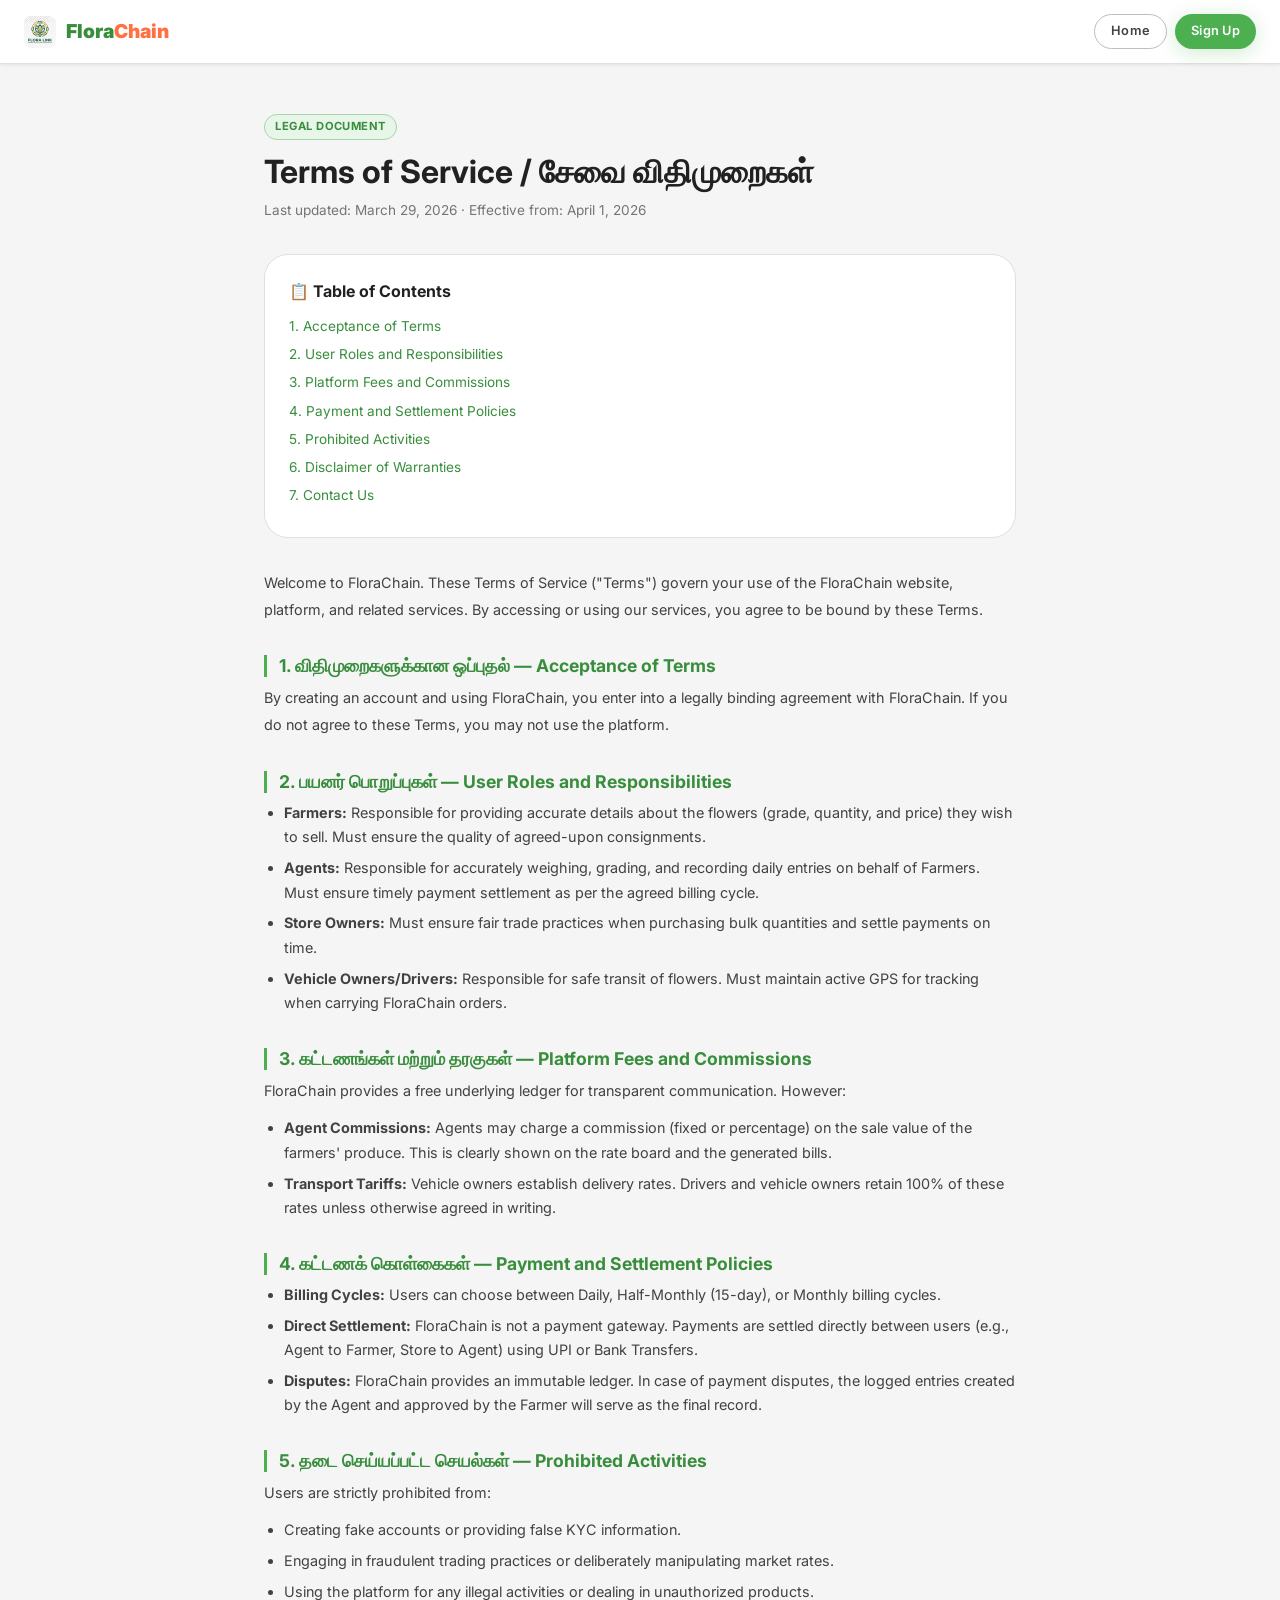
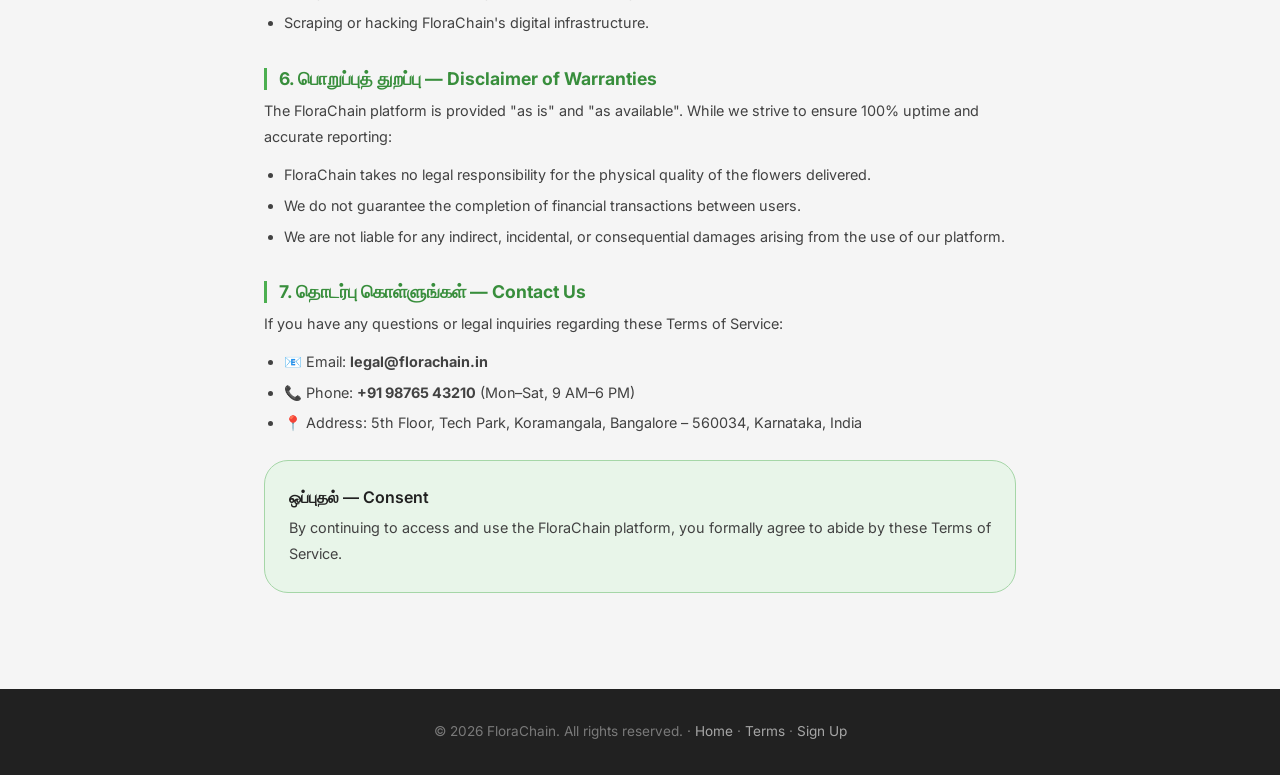
<file: terms.html>
<!DOCTYPE html>
<html lang="en">
<head>
  <meta charset="UTF-8"/><meta name="viewport" content="width=device-width,initial-scale=1.0"/>
  <title>Terms of Service — FloraChain</title>
  <link rel="stylesheet" href="assets/styles.css"/>
  <link rel="icon" href="assets/logo.png"/>
  <style>
    body{background:var(--bg);}
    .policy-wrap{max-width:800px;margin:0 auto;padding:3rem 1.5rem;}
    .policy-wrap h1{font-size:2rem;margin-bottom:.5rem;}
    .policy-wrap .updated{color:var(--text-3);font-size:.85rem;margin-bottom:2rem;}
    .policy-wrap h2{font-size:1.1rem;font-weight:700;color:var(--green-dark);margin:2rem 0 .5rem;padding-left:.75rem;border-left:3px solid var(--green);}
    .policy-wrap p{font-size:.9rem;color:var(--text-2);line-height:1.85;margin-bottom:.75rem;}
    .policy-wrap ul{margin:.5rem 0 .75rem 1.25rem;display:flex;flex-direction:column;gap:.4rem;}
    .policy-wrap ul li{font-size:.9rem;color:var(--text-2);line-height:1.7;list-style:disc;}
    .policy-toc{background:#fff;border:1px solid var(--border);border-radius:var(--radius-xl);padding:1.5rem;margin-bottom:2rem;}
    .policy-toc .toc-title{font-weight:700;margin-bottom:.75rem;}
    .policy-toc a{display:block;font-size:.85rem;color:var(--green-dark);margin-bottom:.4rem;text-decoration:none;}
    .policy-toc a:hover{text-decoration:underline;}
  </style>
</head>
<body>
<header class="topbar">
  <div class="topbar-inner">
    <a href="index.html" class="logo-mark"><img src="assets/logo.png" alt="FloraChain" style="width:32px;height:32px;border-radius:7px;"/>
      <span class="logo-text">Flora<span style="color:var(--coral);">Chain</span></span></a>
    <div style="margin-left:auto;display:flex;gap:.5rem;">
      <a href="index.html"     class="btn btn-outline btn-sm">Home</a>
      <a href="auth.html"      class="btn btn-primary btn-sm">Sign Up</a>
    </div>
  </div>
</header>

<div class="policy-wrap">
  <div class="badge badge-green mb-3">Legal Document</div>
  <h1>Terms of Service / சேவை விதிமுறைகள்</h1>
  <div class="updated">Last updated: March 29, 2026 · Effective from: April 1, 2026</div>

  <div class="policy-toc">
    <div class="toc-title">📋 Table of Contents</div>
    <a href="#s1">1. Acceptance of Terms</a>
    <a href="#s2">2. User Roles and Responsibilities</a>
    <a href="#s3">3. Platform Fees and Commissions</a>
    <a href="#s4">4. Payment and Settlement Policies</a>
    <a href="#s5">5. Prohibited Activities</a>
    <a href="#s6">6. Disclaimer of Warranties</a>
    <a href="#s7">7. Contact Us</a>
  </div>

  <p>Welcome to FloraChain. These Terms of Service ("Terms") govern your use of the FloraChain website, platform, and related services. By accessing or using our services, you agree to be bound by these Terms.</p>

  <h2 id="s1">1. விதிமுறைகளுக்கான ஒப்புதல் — Acceptance of Terms</h2>
  <p>By creating an account and using FloraChain, you enter into a legally binding agreement with FloraChain. If you do not agree to these Terms, you may not use the platform.</p>

  <h2 id="s2">2. பயனர் பொறுப்புகள் — User Roles and Responsibilities</h2>
  <ul>
    <li><strong>Farmers:</strong> Responsible for providing accurate details about the flowers (grade, quantity, and price) they wish to sell. Must ensure the quality of agreed-upon consignments.</li>
    <li><strong>Agents:</strong> Responsible for accurately weighing, grading, and recording daily entries on behalf of Farmers. Must ensure timely payment settlement as per the agreed billing cycle.</li>
    <li><strong>Store Owners:</strong> Must ensure fair trade practices when purchasing bulk quantities and settle payments on time.</li>
    <li><strong>Vehicle Owners/Drivers:</strong> Responsible for safe transit of flowers. Must maintain active GPS for tracking when carrying FloraChain orders.</li>
  </ul>

  <h2 id="s3">3. கட்டணங்கள் மற்றும் தரகுகள் — Platform Fees and Commissions</h2>
  <p>FloraChain provides a free underlying ledger for transparent communication. However:</p>
  <ul>
    <li><strong>Agent Commissions:</strong> Agents may charge a commission (fixed or percentage) on the sale value of the farmers' produce. This is clearly shown on the rate board and the generated bills.</li>
    <li><strong>Transport Tariffs:</strong> Vehicle owners establish delivery rates. Drivers and vehicle owners retain 100% of these rates unless otherwise agreed in writing.</li>
  </ul>

  <h2 id="s4">4. கட்டணக் கொள்கைகள் — Payment and Settlement Policies</h2>
  <ul>
    <li><strong>Billing Cycles:</strong> Users can choose between Daily, Half-Monthly (15-day), or Monthly billing cycles.</li>
    <li><strong>Direct Settlement:</strong> FloraChain is not a payment gateway. Payments are settled directly between users (e.g., Agent to Farmer, Store to Agent) using UPI or Bank Transfers.</li>
    <li><strong>Disputes:</strong> FloraChain provides an immutable ledger. In case of payment disputes, the logged entries created by the Agent and approved by the Farmer will serve as the final record.</li>
  </ul>

  <h2 id="s5">5. தடை செய்யப்பட்ட செயல்கள் — Prohibited Activities</h2>
  <p>Users are strictly prohibited from:</p>
  <ul>
    <li>Creating fake accounts or providing false KYC information.</li>
    <li>Engaging in fraudulent trading practices or deliberately manipulating market rates.</li>
    <li>Using the platform for any illegal activities or dealing in unauthorized products.</li>
    <li>Scraping or hacking FloraChain's digital infrastructure.</li>
  </ul>

  <h2 id="s6">6. பொறுப்புத் துறப்பு — Disclaimer of Warranties</h2>
  <p>The FloraChain platform is provided "as is" and "as available". While we strive to ensure 100% uptime and accurate reporting:</p>
  <ul>
    <li>FloraChain takes no legal responsibility for the physical quality of the flowers delivered.</li>
    <li>We do not guarantee the completion of financial transactions between users.</li>
    <li>We are not liable for any indirect, incidental, or consequential damages arising from the use of our platform.</li>
  </ul>

  <h2 id="s7">7. தொடர்பு கொள்ளுங்கள் — Contact Us</h2>
  <p>If you have any questions or legal inquiries regarding these Terms of Service:</p>
  <ul>
    <li>📧 Email: <strong>legal@florachain.in</strong></li>
    <li>📞 Phone: <strong>+91 98765 43210</strong> (Mon–Sat, 9 AM–6 PM)</li>
    <li>📍 Address: 5th Floor, Tech Park, Koramangala, Bangalore – 560034, Karnataka, India</li>
  </ul>

  <div class="card-green mt-6" style="border-radius:var(--radius-xl);padding:1.5rem;">
    <div class="font-semi mb-1">ஒப்புதல் — Consent</div>
    <p style="margin-bottom:0;">By continuing to access and use the FloraChain platform, you formally agree to abide by these Terms of Service.</p>
  </div>
</div>

<footer style="background:#212121;color:#fff;padding:2rem 0;margin-top:3rem;">
  <div style="max-width:800px;margin:0 auto;padding:0 1.5rem;text-align:center;">
    <div style="font-size:.85rem;color:rgba(255,255,255,.4);">© 2026 FloraChain. All rights reserved. · <a href="index.html" style="color:rgba(255,255,255,.6);">Home</a> · <a href="terms.html" style="color:rgba(255,255,255,.6);">Terms</a> · <a href="auth.html" style="color:rgba(255,255,255,.6);">Sign Up</a></div>
  </div>
</footer>
</body>
</html>
</file>
<file: assets/styles.css>
/* =============================================
   FLORACHAIN — Design System v2 (Light Theme)
   Primary: #4CAF50  Secondary/CTA: #FF7043
   Background: #F5F5F5  Text: #212121
   ============================================= */

@import url('https://fonts.googleapis.com/css2?family=Inter:wght@300;400;500;600;700;800;900&family=Roboto:wght@300;400;500;700;900&display=swap');

/* ─── CSS Variables ─── */
:root {
  --green:        #4CAF50;
  --green-dark:   #388E3C;
  --green-light:  #A5D6A7;
  --green-xlight: #E8F5E9;
  --green-glow:   rgba(76,175,80,0.18);

  --coral:        #FF7043;
  --coral-dark:   #E64A19;
  --coral-light:  #FFAB91;
  --coral-xlight: #FBE9E7;
  --coral-glow:   rgba(255,112,67,0.18);

  --blue:         #1976D2;
  --blue-light:   #E3F2FD;

  --bg:           #F5F5F5;
  --bg-white:     #FFFFFF;
  --bg-card:      #FFFFFF;
  --bg-elevated:  #FAFAFA;
  --surface:      #EEEEEE;

  --text:         #212121;
  --text-2:       #424242;
  --text-3:       #757575;
  --text-4:       #9E9E9E;
  --border:       #E0E0E0;
  --border-dark:  #BDBDBD;

  --success:  #4CAF50;
  --warning:  #FF9800;
  --danger:   #F44336;
  --info:     #2196F3;

  --shadow-xs: 0 1px 3px rgba(0,0,0,0.08);
  --shadow-sm: 0 2px 8px rgba(0,0,0,0.10);
  --shadow-md: 0 4px 16px rgba(0,0,0,0.12);
  --shadow-lg: 0 8px 32px rgba(0,0,0,0.14);
  --shadow-green: 0 4px 20px rgba(76,175,80,0.25);
  --shadow-coral: 0 4px 20px rgba(255,112,67,0.28);

  --radius-sm:   6px;
  --radius-md:   10px;
  --radius-lg:   16px;
  --radius-xl:   24px;
  --radius-full: 9999px;

  --t-fast:   0.15s ease;
  --t-normal: 0.25s ease;
  --t-slow:   0.4s ease;

  --sidebar-w: 240px;
  --header-h:  64px;

  --z-sticky: 100;
  --z-modal:  200;
  --z-toast:  300;
  --z-ticker: 50;
}

/* ─── Reset ─── */
*,*::before,*::after { box-sizing:border-box; margin:0; padding:0; }
html { scroll-behavior:smooth; }
body {
  font-family:'Inter',system-ui,sans-serif;
  background:var(--bg);
  color:var(--text);
  line-height:1.6;
  min-height:100vh;
  overflow-x:hidden;
  -webkit-font-smoothing:antialiased;
}
a { color:inherit; text-decoration:none; }
img,svg { max-width:100%; display:block; }
ul { list-style:none; }
button { cursor:pointer; font-family:inherit; border:none; outline:none; background:none; }
input,select,textarea { font-family:inherit; outline:none; border:none; }

/* ─── Typography ─── */
h1,h2,h3,h4,h5,h6 { font-weight:700; line-height:1.25; color:var(--text); }
.font-display { font-family:'Roboto',sans-serif; }
.text-xs   { font-size:.75rem; }
.text-sm   { font-size:.875rem; }
.text-base { font-size:1rem; }
.text-lg   { font-size:1.125rem; }
.text-xl   { font-size:1.25rem; }
.text-2xl  { font-size:1.5rem; }
.text-3xl  { font-size:1.875rem; }
.text-4xl  { font-size:2.25rem; }
.text-green  { color:var(--green-dark); }
.text-coral  { color:var(--coral); }
.text-muted  { color:var(--text-3); }
.text-danger { color:var(--danger); }
.text-blue   { color:var(--blue); }
.text-white  { color:#fff; }
.font-bold   { font-weight:700; }
.font-semi   { font-weight:600; }
.font-medium { font-weight:500; }
.text-center { text-align:center; }
.text-right  { text-align:right; }
.italic      { font-style:italic; }

/* ─── Layout Utilities ─── */
.container { max-width:1280px; margin:0 auto; padding:0 1.5rem; }
.flex  { display:flex; }
.flex-col { flex-direction:column; }
.items-center  { align-items:center; }
.items-start   { align-items:flex-start; }
.justify-center  { justify-content:center; }
.justify-between { justify-content:space-between; }
.justify-end     { justify-content:flex-end; }
.flex-wrap { flex-wrap:wrap; }
.flex-1  { flex:1; }
.gap-1 { gap:.25rem; } .gap-2 { gap:.5rem; } .gap-3 { gap:.75rem; }
.gap-4 { gap:1rem; }   .gap-6 { gap:1.5rem; } .gap-8 { gap:2rem; }
.w-full  { width:100%; }
.h-full  { height:100%; }
.grid { display:grid; }
.grid-2 { grid-template-columns:repeat(2,1fr); }
.grid-3 { grid-template-columns:repeat(3,1fr); }
.grid-4 { grid-template-columns:repeat(4,1fr); }

.mt-1{margin-top:.25rem} .mt-2{margin-top:.5rem} .mt-3{margin-top:.75rem}
.mt-4{margin-top:1rem}   .mt-6{margin-top:1.5rem} .mt-8{margin-top:2rem}
.mb-1{margin-bottom:.25rem} .mb-2{margin-bottom:.5rem} .mb-3{margin-bottom:.75rem}
.mb-4{margin-bottom:1rem}   .mb-6{margin-bottom:1.5rem} .mb-8{margin-bottom:2rem}
.p-4{padding:1rem} .p-6{padding:1.5rem}
.relative{position:relative} .absolute{position:absolute}
.overflow-hidden{overflow:hidden}
.cursor-pointer{cursor:pointer}
.select-none{user-select:none}
.truncate{white-space:nowrap;overflow:hidden;text-overflow:ellipsis}
.hidden{display:none!important}
.sr-only{position:absolute;width:1px;height:1px;overflow:hidden;clip:rect(0,0,0,0)}
.rounded{border-radius:var(--radius-md)}
.rounded-full{border-radius:var(--radius-full)}
.border-top{border-top:1px solid var(--border)}

/* ─── Cards ─── */
.card {
  background:var(--bg-card);
  border:1px solid var(--border);
  border-radius:var(--radius-lg);
  padding:1.5rem;
  box-shadow:var(--shadow-sm);
  transition:box-shadow var(--t-normal), transform var(--t-normal);
}
.card:hover { box-shadow:var(--shadow-md); }
.card-flat { background:var(--bg-card); border:1px solid var(--border); border-radius:var(--radius-lg); padding:1.5rem; }
.card-green { background:var(--green-xlight); border:1px solid var(--green-light); border-radius:var(--radius-lg); padding:1.5rem; }
.card-coral { background:var(--coral-xlight); border:1px solid var(--coral-light); border-radius:var(--radius-lg); padding:1.5rem; }

/* ─── Buttons ─── */
.btn {
  display:inline-flex; align-items:center; justify-content:center; gap:.5rem;
  padding:.65rem 1.5rem;
  border-radius:var(--radius-full);
  font-size:.9rem; font-weight:600; letter-spacing:.02em;
  transition:all var(--t-normal);
  white-space:nowrap; cursor:pointer;
}
.btn-primary {
  background:var(--green); color:#fff;
  box-shadow:var(--shadow-green);
}
.btn-primary:hover { background:var(--green-dark); box-shadow:0 6px 24px rgba(76,175,80,.35); transform:translateY(-1px); }

.btn-cta {
  background:var(--coral); color:#fff;
  box-shadow:var(--shadow-coral);
  font-weight:700;
}
.btn-cta:hover { background:var(--coral-dark); box-shadow:0 6px 24px rgba(255,112,67,.4); transform:translateY(-1px); }

.btn-outline-green {
  background:transparent; color:var(--green-dark);
  border:2px solid var(--green);
}
.btn-outline-green:hover { background:var(--green-xlight); }

.btn-outline {
  background:transparent; color:var(--text-2);
  border:1.5px solid var(--border-dark);
}
.btn-outline:hover { background:var(--surface); }

.btn-ghost { background:transparent; color:var(--text-3); }
.btn-ghost:hover { color:var(--text); background:var(--surface); border-radius:var(--radius-full); }

.btn-sm  { padding:.4rem 1rem; font-size:.8rem; }
.btn-lg  { padding:.85rem 2rem; font-size:1rem; }
.btn-xl  { padding:1rem 2.5rem; font-size:1.05rem; }
.btn-icon {
  width:36px; height:36px; padding:0;
  border-radius:var(--radius-full);
  border:1px solid var(--border);
  background:var(--bg-card);
  color:var(--text-3);
  display:flex; align-items:center; justify-content:center;
}
.btn-icon:hover { background:var(--surface); color:var(--text); }
.btn-danger-ghost {
  background:rgba(244,67,54,.08); color:var(--danger);
  border:1px solid rgba(244,67,54,.2);
}
.btn-danger-ghost:hover { background:rgba(244,67,54,.15); }

/* ─── Badges ─── */
.badge {
  display:inline-flex; align-items:center; gap:.25rem;
  padding:.18rem .65rem;
  border-radius:var(--radius-full);
  font-size:.7rem; font-weight:700; letter-spacing:.04em; text-transform:uppercase;
}
.badge-green  { background:var(--green-xlight);  color:var(--green-dark);  border:1px solid var(--green-light); }
.badge-coral  { background:var(--coral-xlight);  color:var(--coral-dark);  border:1px solid var(--coral-light); }
.badge-orange { background:#FFF3E0; color:#E65100; border:1px solid #FFCC80; }
.badge-blue   { background:var(--blue-light);    color:var(--blue);        border:1px solid #90CAF9; }
.badge-grey   { background:var(--surface);       color:var(--text-3);      border:1px solid var(--border); }
.badge-red    { background:#FFEBEE; color:var(--danger); border:1px solid #FFCDD2; }

/* ─── Stat Cards ─── */
.stat-card {
  background:var(--bg-card);
  border-radius:var(--radius-lg);
  padding:1.25rem 1.5rem;
  box-shadow:var(--shadow-sm);
  border-left:4px solid var(--green);
  transition:all var(--t-normal);
}
.stat-card:hover { box-shadow:var(--shadow-md); transform:translateY(-2px); }
.stat-card.coral  { border-left-color:var(--coral); }
.stat-card.blue   { border-left-color:var(--blue); }
.stat-card.orange { border-left-color:var(--warning); }
.stat-value { font-size:1.75rem; font-weight:800; color:var(--text); }
.stat-value.green  { color:var(--green-dark); }
.stat-value.coral  { color:var(--coral); }
.stat-value.blue   { color:var(--blue); }
.stat-label { font-size:.75rem; font-weight:700; color:var(--text-3); text-transform:uppercase; letter-spacing:.05em; margin-bottom:.25rem; }
.stat-change { font-size:.75rem; font-weight:600; margin-top:.35rem; }
.stat-change.up   { color:var(--success); }
.stat-change.down { color:var(--danger); }

/* ─── Forms ─── */
.form-group { display:flex; flex-direction:column; gap:.35rem; }
.form-label { font-size:.8rem; font-weight:700; color:var(--text-2); letter-spacing:.03em; text-transform:uppercase; }
.form-input {
  background:#fff; border:1.5px solid var(--border);
  border-radius:var(--radius-md); padding:.7rem 1rem;
  color:var(--text); font-size:.9rem;
  transition:border-color var(--t-fast), box-shadow var(--t-fast);
  width:100%;
}
.form-input:focus { border-color:var(--green); box-shadow:0 0 0 3px var(--green-glow); }
.form-input::placeholder { color:var(--text-4); }
.form-select {
  appearance:none;
  background:#fff url("data:image/svg+xml,%3Csvg xmlns='http://www.w3.org/2000/svg' width='12' height='12' viewBox='0 0 12 12'%3E%3Cpath fill='%23757575' d='M6 8L1 3h10z'/%3E%3C/svg%3E") no-repeat right 1rem center;
  border:1.5px solid var(--border); border-radius:var(--radius-md);
  padding:.7rem 2.5rem .7rem 1rem; color:var(--text); font-size:.9rem;
  cursor:pointer; width:100%;
  transition:border-color var(--t-fast);
}
.form-select:focus { border-color:var(--green); box-shadow:0 0 0 3px var(--green-glow); }
.form-textarea {
  background:#fff; border:1.5px solid var(--border); border-radius:var(--radius-md);
  padding:.7rem 1rem; color:var(--text); font-size:.9rem;
  resize:vertical; min-height:100px; width:100%;
  transition:border-color var(--t-fast);
}
.form-textarea:focus { border-color:var(--green); box-shadow:0 0 0 3px var(--green-glow); }
.form-hint  { font-size:.75rem; color:var(--text-4); }
.form-error { font-size:.75rem; color:var(--danger); }

.input-group { position:relative; }
.input-icon { position:absolute; left:.9rem; top:50%; transform:translateY(-50%); color:var(--text-4); pointer-events:none; }
.input-group .form-input { padding-left:2.75rem; }
.input-suffix { position:absolute; right:.9rem; top:50%; transform:translateY(-50%); font-size:.8rem; color:var(--text-3); }

.form-row { display:grid; grid-template-columns:1fr 1fr; gap:1rem; }

.checkbox-label {
  display:flex; align-items:center; gap:.6rem;
  cursor:pointer; font-size:.88rem; color:var(--text-2);
  transition:color var(--t-fast);
}
.checkbox-label:hover { color:var(--text); }
.checkbox-label input[type="checkbox"] {
  width:18px; height:18px; appearance:none;
  background:#fff; border:2px solid var(--border); border-radius:5px;
  cursor:pointer; transition:all var(--t-fast); flex-shrink:0;
}
.checkbox-label input[type="checkbox"]:checked {
  background:var(--green); border-color:var(--green);
  background-image:url("data:image/svg+xml,%3Csvg xmlns='http://www.w3.org/2000/svg' viewBox='0 0 16 16'%3E%3Cpath fill='white' d='M13.85 3.58a1 1 0 01.07 1.42l-7 8a1 1 0 01-1.44.06l-3.5-3.5a1 1 0 011.42-1.42L6.26 11l6.17-7.07a1 1 0 011.42-.35z'/%3E%3C/svg%3E");
  background-size:11px; background-repeat:no-repeat; background-position:center;
}

/* ─── Toggle Switch ─── */
.toggle-wrap { display:flex; align-items:center; gap:.6rem; }
.toggle-switch {
  position:relative; width:48px; height:26px;
  background:var(--border-dark); border-radius:var(--radius-full);
  cursor:pointer; transition:all var(--t-normal); flex-shrink:0;
}
.toggle-switch::after {
  content:''; position:absolute; top:3px; left:3px;
  width:20px; height:20px; background:#fff; border-radius:50%;
  transition:all var(--t-normal); box-shadow:0 1px 4px rgba(0,0,0,.2);
}
.toggle-switch.active { background:var(--green); }
.toggle-switch.active::after { transform:translateX(22px); }
.toggle-label { font-size:.85rem; font-weight:600; color:var(--text-2); }

/* ─── Upload Zone ─── */
.upload-zone {
  border:2px dashed var(--border-dark); border-radius:var(--radius-lg);
  padding:2rem; text-align:center; cursor:pointer;
  transition:all var(--t-normal); background:var(--bg-elevated);
}
.upload-zone:hover { border-color:var(--green); background:var(--green-xlight); }
.upload-zone .upload-icon { font-size:2rem; margin-bottom:.5rem; }

/* ─── Progress Bar ─── */
.progress-bar { height:8px; background:var(--surface); border-radius:var(--radius-full); overflow:hidden; }
.progress-fill { height:100%; border-radius:var(--radius-full); background:var(--green); transition:width .8s ease; }
.progress-fill.coral { background:var(--coral); }
.progress-fill.blue  { background:var(--blue); }
.progress-fill.orange { background:var(--warning); }

/* ─── Divider ─── */
.divider { border:none; border-top:1px solid var(--border); margin:1.25rem 0; }
.divider-text { display:flex; align-items:center; gap:1rem; color:var(--text-4); font-size:.78rem; font-weight:600; }
.divider-text::before,.divider-text::after { content:''; flex:1; border-top:1px solid var(--border); }

/* ─── Tabs ─── */
.tabs { display:flex; gap:.25rem; border-bottom:2px solid var(--border); margin-bottom:1.5rem; }
.tab-btn {
  padding:.65rem 1.25rem; font-size:.875rem; font-weight:600;
  color:var(--text-3); background:transparent;
  border-bottom:3px solid transparent; margin-bottom:-2px;
  cursor:pointer; transition:all var(--t-fast);
}
.tab-btn:hover { color:var(--text); }
.tab-btn.active { color:var(--green-dark); border-bottom-color:var(--green); }
.tab-content { display:none; }
.tab-content.active { display:block; animation:fadeIn .3s ease; }

/* ─── Table ─── */
.table-wrap { overflow-x:auto; border-radius:var(--radius-lg); border:1px solid var(--border); }
table { width:100%; border-collapse:collapse; }
thead { background:var(--bg-elevated); }
th {
  padding:.85rem 1.25rem; text-align:left;
  font-size:.72rem; font-weight:700; text-transform:uppercase;
  letter-spacing:.05em; color:var(--text-3); white-space:nowrap;
  border-bottom:1px solid var(--border);
}
td {
  padding:.85rem 1.25rem; font-size:.875rem;
  border-top:1px solid var(--border); color:var(--text-2);
}
tr:hover td { background:#FAFAFA; }

/* ─── Modal ─── */
.modal-overlay {
  position:fixed; inset:0; z-index:var(--z-modal);
  background:rgba(0,0,0,.4); backdrop-filter:blur(4px);
  display:flex; align-items:center; justify-content:center; padding:1rem;
  opacity:0; pointer-events:none; transition:opacity var(--t-normal);
}
.modal-overlay.open { opacity:1; pointer-events:all; }
.modal {
  background:#fff; border-radius:var(--radius-xl);
  width:100%; max-width:560px; max-height:90vh; overflow-y:auto;
  padding:2rem; box-shadow:var(--shadow-lg);
  transform:scale(.96) translateY(8px); transition:transform var(--t-normal);
}
.modal-overlay.open .modal { transform:scale(1) translateY(0); }
.modal-header { display:flex; align-items:center; justify-content:space-between; margin-bottom:1.5rem; }
.modal-title { font-size:1.2rem; font-weight:700; }
.modal-close { background:var(--surface); border:1px solid var(--border); border-radius:var(--radius-full); width:32px; height:32px; display:flex; align-items:center; justify-content:center; cursor:pointer; font-size:.9rem; color:var(--text-3); transition:all var(--t-fast); }
.modal-close:hover { background:var(--border); color:var(--text); }

/* ─── Toast ─── */
.toast-container { position:fixed; bottom:1.5rem; right:1.5rem; z-index:var(--z-toast); display:flex; flex-direction:column; gap:.5rem; }
.toast {
  background:#fff; border:1px solid var(--border);
  border-left:4px solid var(--green);
  border-radius:var(--radius-md); padding:.85rem 1.25rem;
  min-width:280px; max-width:380px;
  box-shadow:var(--shadow-md);
  display:flex; align-items:center; gap:.75rem;
  animation:toastIn .3s ease forwards;
  color:var(--text-2);
}
.toast.success { border-left-color:var(--success); }
.toast.warning { border-left-color:var(--warning); }
.toast.error   { border-left-color:var(--danger); }
@keyframes toastIn { from{opacity:0;transform:translateX(20px)} to{opacity:1;transform:translateX(0)} }

/* ─── Animations ─── */
@keyframes fadeIn  { from{opacity:0;transform:translateY(10px)} to{opacity:1;transform:translateY(0)} }
@keyframes slideUp { from{opacity:0;transform:translateY(24px)} to{opacity:1;transform:translateY(0)} }
@keyframes scaleIn { from{opacity:0;transform:scale(.95)} to{opacity:1;transform:scale(1)} }
@keyframes pulse   { 0%,100%{opacity:1} 50%{opacity:.5} }
@keyframes ticker  { from{transform:translateX(0)} to{transform:translateX(-50%)} }
@keyframes spin    { to{transform:rotate(360deg)} }
.animate-fade  { animation:fadeIn .4s ease both; }
.animate-up    { animation:slideUp .5s ease both; }
.animate-scale { animation:scaleIn .3s ease both; }
.animate-delay-1 { animation-delay:.1s; }
.animate-delay-2 { animation-delay:.2s; }
.animate-delay-3 { animation-delay:.3s; }
.animate-delay-4 { animation-delay:.4s; }

/* ─── HEADER / TOPBAR ─── */
.topbar {
  position:sticky; top:0; z-index:var(--z-sticky);
  background:#fff; border-bottom:1px solid var(--border);
  height:var(--header-h);
  box-shadow:var(--shadow-xs);
}
.topbar-inner {
  display:flex; align-items:center; gap:1rem;
  height:100%; padding:0 1.5rem;
}
.logo-mark {
  display:flex; align-items:center; gap:.6rem;
  font-weight:900; font-size:1.2rem;
  white-space:nowrap; flex-shrink:0;
}
.logo-mark img { width:36px; height:36px; border-radius:8px; object-fit:contain; }
.logo-text { color:var(--green-dark); }
.logo-text span { color:var(--coral); }

/* Global Search */
.global-search {
  flex:1; max-width:480px;
  position:relative;
}
.global-search input {
  width:100%; background:var(--bg);
  border:1.5px solid var(--border); border-radius:var(--radius-full);
  padding:.55rem 1rem .55rem 2.75rem;
  font-size:.875rem; color:var(--text);
  transition:all var(--t-fast);
}
.global-search input:focus { border-color:var(--green); background:#fff; box-shadow:0 0 0 3px var(--green-glow); }
.global-search .search-icon { position:absolute; left:1rem; top:50%; transform:translateY(-50%); color:var(--text-4); font-size:1rem; pointer-events:none; }

.nav-links { display:flex; align-items:center; gap:.25rem; }
.nav-link { padding:.45rem .9rem; border-radius:var(--radius-full); font-size:.875rem; font-weight:500; color:var(--text-3); transition:all var(--t-fast); }
.nav-link:hover { color:var(--text); background:var(--surface); }
.nav-link.active { color:var(--green-dark); background:var(--green-xlight); font-weight:600; }

.nav-actions { display:flex; align-items:center; gap:.6rem; flex-shrink:0; }

.avatar {
  width:36px; height:36px; border-radius:50%;
  background:linear-gradient(135deg,var(--green),var(--coral));
  display:flex; align-items:center; justify-content:center;
  font-weight:700; font-size:.8rem; color:#fff; cursor:pointer;
}

.hamburger { display:none; flex-direction:column; gap:5px; cursor:pointer; padding:.4rem; }
.hamburger span { display:block; width:22px; height:2px; background:var(--text-3); border-radius:2px; transition:all var(--t-normal); }
.hamburger.open span:nth-child(1) { transform:rotate(45deg) translate(5px,5px); }
.hamburger.open span:nth-child(2) { opacity:0; }
.hamburger.open span:nth-child(3) { transform:rotate(-45deg) translate(5px,-5px); }

.notif-dot { position:relative; }
.notif-dot::after { content:''; position:absolute; top:2px; right:2px; width:8px; height:8px; background:var(--coral); border-radius:50%; border:2px solid #fff; }

/* ─── TICKER ─── */
.ticker-bar {
  background:var(--green-dark); color:#fff;
  overflow:hidden; white-space:nowrap;
  padding:.4rem 0; position:relative; z-index:var(--z-ticker);
}
.ticker-inner { display:inline-flex; animation:ticker 30s linear infinite; }
.ticker-inner:hover { animation-play-state:paused; }
.ticker-item {
  padding:0 2rem; font-size:.82rem; font-weight:600;
  display:inline-flex; align-items:center; gap:.5rem;
}
.ticker-item .up   { color:#A5D6A7; }
.ticker-item .down { color:#FFAB91; }
.ticker-label { font-size:.7rem; opacity:.7; margin-right:.3rem; }

/* ─── SIDEBAR (Dashboard) ─── */
.layout-wrapper { display:flex; min-height:calc(100vh - var(--header-h)); }
.sidebar {
  width:var(--sidebar-w); flex-shrink:0;
  background:#fff; border-right:1px solid var(--border);
  padding:1.25rem 0; position:sticky; top:var(--header-h);
  height:calc(100vh - var(--header-h)); overflow-y:auto;
  scrollbar-width:thin; scrollbar-color:var(--border) transparent;
}
.sidebar-section { margin-bottom:.5rem; }
.sidebar-section-label { padding:.5rem 1.25rem; font-size:.65rem; text-transform:uppercase; letter-spacing:.08em; color:var(--text-4); font-weight:700; }
.sidebar-item {
  display:flex; align-items:center; gap:.75rem;
  padding:.65rem 1rem; margin:.1rem .5rem;
  color:var(--text-3); font-size:.875rem; font-weight:500;
  border-radius:var(--radius-md); transition:all var(--t-fast);
  cursor:pointer; text-decoration:none;
}
.sidebar-item:hover { background:var(--surface); color:var(--text); }
.sidebar-item.active { background:var(--green-xlight); color:var(--green-dark); font-weight:600; }
.sidebar-item .s-icon { width:20px; font-size:1.1rem; flex-shrink:0; text-align:center; }
.sidebar-badge { margin-left:auto; background:var(--coral); color:#fff; font-size:.65rem; font-weight:700; padding:.1rem .5rem; border-radius:var(--radius-full); }

.main-content { flex:1; overflow-x:hidden; background:var(--bg); }
.page-content { padding:2rem 1.5rem; }
.page-header { margin-bottom:1.75rem; }
.page-title { font-size:1.6rem; font-weight:800; color:var(--text); }
.page-subtitle { color:var(--text-3); font-size:.9rem; margin-top:.2rem; }

/* ─── Bottom Nav (Mobile) ─── */
.bottom-nav {
  display:none; position:fixed; bottom:0; left:0; right:0;
  z-index:var(--z-sticky); background:#fff; border-top:1px solid var(--border);
  padding:.4rem 0 calc(.4rem + env(safe-area-inset-bottom));
  box-shadow:0 -2px 12px rgba(0,0,0,.08);
}
.bottom-nav-inner { display:flex; justify-content:space-around; }
.bottom-nav-item {
  display:flex; flex-direction:column; align-items:center; gap:.15rem;
  padding:.4rem .75rem; color:var(--text-4);
  font-size:.62rem; font-weight:600; cursor:pointer;
  transition:color var(--t-fast); min-width:56px;
}
.bottom-nav-item .nav-icon { font-size:1.35rem; }
.bottom-nav-item.active { color:var(--green-dark); }
.bottom-nav-item:hover  { color:var(--text-2); }

/* ─── Wizard Steps ─── */
.wizard-wrap { display:flex; justify-content:center; margin-bottom:2rem; }
.wizard-steps { display:flex; align-items:flex-start; gap:0; }
.wizard-step-wrap { display:flex; align-items:center; }
.step-circle {
  width:36px; height:36px; border-radius:50%;
  display:flex; align-items:center; justify-content:center;
  font-size:.8rem; font-weight:700;
  border:2px solid var(--border); background:#fff; color:var(--text-4);
  flex-shrink:0; transition:all var(--t-normal);
}
.step-circle.done   { background:var(--green); border-color:var(--green); color:#fff; }
.step-circle.active { background:#fff; border-color:var(--green); color:var(--green-dark); box-shadow:0 0 0 4px var(--green-glow); }
.step-line { width:60px; height:2px; background:var(--border); transition:background var(--t-slow); }
.step-line.done { background:var(--green); }
.step-text-wrap { display:flex; flex-direction:column; align-items:center; }
.step-label { font-size:.65rem; font-weight:600; color:var(--text-4); margin-top:.35rem; white-space:nowrap; }
.step-label.active { color:var(--green-dark); }
.step-label.done   { color:var(--text-3); }

.reg-step { display:none; }
.reg-step.active { display:block; animation:fadeIn .3s ease; }

/* ─── Role Cards (Auth) ─── */
.role-card {
  background:#fff; border:2px solid var(--border); border-radius:var(--radius-xl);
  padding:1.5rem 1rem; cursor:pointer; transition:all var(--t-normal);
  text-align:center; position:relative; overflow:hidden;
}
.role-card:hover { border-color:var(--green); transform:translateY(-4px); box-shadow:var(--shadow-green); }
.role-card.selected { border-color:var(--green); background:var(--green-xlight); box-shadow:var(--shadow-green); }
.role-card .role-icon { font-size:2.5rem; margin-bottom:.75rem; }
.role-card .role-name { font-weight:700; font-size:.95rem; color:var(--text); }
.role-card .role-desc { font-size:.72rem; color:var(--text-3); margin-top:.3rem; }
.role-card .check-mark {
  position:absolute; top:.65rem; right:.65rem;
  width:22px; height:22px; background:var(--green); border-radius:50%;
  display:flex; align-items:center; justify-content:center;
  font-size:.65rem; color:#fff; opacity:0; transform:scale(0);
  transition:all var(--t-normal);
}
.role-card.selected .check-mark { opacity:1; transform:scale(1); }

/* ─── Flower Tags ─── */
.flower-tag {
  padding:.4rem 1rem; border-radius:var(--radius-full);
  font-size:.8rem; font-weight:600; cursor:pointer;
  border:2px solid var(--border); background:#fff; color:var(--text-2);
  transition:all var(--t-fast);
}
.flower-tag:hover { border-color:var(--green); color:var(--green-dark); }
.flower-tag.selected { background:var(--green-xlight); border-color:var(--green); color:var(--green-dark); }

/* ─── KYC Upload ─── */
.kyc-upload-box {
  border:2px dashed var(--border-dark); border-radius:var(--radius-lg);
  padding:1.5rem; text-align:center; cursor:pointer;
  transition:all var(--t-normal); background:var(--bg-elevated);
}
.kyc-upload-box:hover { border-color:var(--green); background:var(--green-xlight); }
.kyc-upload-box input { display:none; }

/* ─── Success Screen ─── */
.success-screen { text-align:center; padding:3rem 1rem; }
.success-checkmark {
  width:90px; height:90px; border-radius:50%;
  background:var(--green-xlight); border:3px solid var(--green);
  display:flex; align-items:center; justify-content:center;
  font-size:3rem; margin:0 auto 1.5rem;
  animation:scaleIn .5s cubic-bezier(.34,1.56,.64,1) both;
}

/* ─── Market Card ─── */
.market-row {
  display:flex; align-items:center; justify-content:space-between;
  padding:.85rem 1rem; border-bottom:1px solid var(--border);
  transition:background var(--t-fast);
}
.market-row:last-child { border-bottom:none; }
.market-row:hover { background:var(--bg-elevated); }
.market-flower { display:flex; align-items:center; gap:.75rem; }
.market-emoji  { font-size:1.5rem; }
.market-name   { font-weight:600; font-size:.9rem; }
.market-variety{ font-size:.72rem; color:var(--text-3); }
.market-price  { font-weight:800; font-size:1rem; color:var(--text); }
.market-change { font-size:.75rem; font-weight:700; }
.market-change.up   { color:var(--success); }
.market-change.down { color:var(--danger); }

/* ─── Tracking Timeline ─── */
.tracker-line { position:relative; padding-left:2rem; }
.tracker-line::before { content:''; position:absolute; left:9px; top:20px; width:2px; height:calc(100% - 20px); background:var(--border); }
.tracker-event { display:flex; align-items:flex-start; gap:1rem; margin-bottom:1.25rem; position:relative; }
.tracker-dot { width:20px; height:20px; border-radius:50%; flex-shrink:0; border:3px solid var(--border); background:#fff; margin-left:-1.85rem; position:relative; z-index:1; transition:all var(--t-normal); }
.tracker-dot.done   { background:var(--green); border-color:var(--green); }
.tracker-dot.active { background:var(--coral); border-color:var(--coral); box-shadow:0 0 0 4px var(--coral-glow); }
.tracker-title { font-weight:600; font-size:.875rem; color:var(--text); }
.tracker-time  { font-size:.75rem; color:var(--text-3); margin-top:.1rem; }

/* ─── Live badge ─── */
.live-badge { display:inline-flex; align-items:center; gap:.4rem; font-size:.72rem; font-weight:700; color:var(--success); }
.live-dot { width:7px; height:7px; border-radius:50%; background:var(--success); animation:pulse 1.5s infinite; }

/* ─── Trend cards (homepage) ─── */
.trend-card {
  background:#fff; border:1px solid var(--border); border-radius:var(--radius-lg);
  overflow:hidden; box-shadow:var(--shadow-xs); transition:all var(--t-normal);
  cursor:pointer;
}
.trend-card:hover { box-shadow:var(--shadow-md); transform:translateY(-4px); }
.trend-card .trend-img { aspect-ratio:4/3; display:flex; align-items:center; justify-content:center; font-size:3.5rem; background:var(--bg); }
.trend-card .trend-body { padding:1rem; }
.trend-card .trend-name  { font-weight:700; font-size:.95rem; }
.trend-card .trend-price { font-size:1.1rem; font-weight:800; color:var(--green-dark); margin-top:.25rem; }
.trend-card .trend-change { font-size:.75rem; font-weight:600; margin-top:.15rem; }

/* ─── Feature cards ─── */
.feature-card {
  background:#fff; border:1px solid var(--border); border-radius:var(--radius-xl);
  padding:2rem; transition:all var(--t-normal); box-shadow:var(--shadow-xs);
}
.feature-card:hover { box-shadow:var(--shadow-md); transform:translateY(-4px); border-color:var(--green-light); }
.feature-icon-wrap {
  width:56px; height:56px; border-radius:var(--radius-lg);
  display:flex; align-items:center; justify-content:center;
  font-size:1.5rem; margin-bottom:1.25rem;
}
.feature-title { font-weight:700; font-size:1.05rem; margin-bottom:.5rem; }
.feature-desc  { font-size:.875rem; color:var(--text-3); line-height:1.65; }

/* ─── Password Strength ─── */
.pwd-bars { display:flex; gap:4px; height:4px; margin-top:.4rem; }
.pwd-bar  { flex:1; background:var(--border); border-radius:2px; transition:background .3s; }
.strength-1 .pwd-bar:nth-child(1)    { background:var(--danger); }
.strength-2 .pwd-bar:nth-child(-n+2) { background:var(--warning); }
.strength-3 .pwd-bar:nth-child(-n+3) { background:var(--coral); }
.strength-4 .pwd-bar                 { background:var(--success); }
.pwd-text { font-size:.72rem; margin-top:.25rem; }

/* ─── Notification panel ─── */
.notif-panel {
  position:absolute; top:calc(100% + .5rem); right:0;
  width:340px; background:#fff; border:1px solid var(--border);
  border-radius:var(--radius-xl); box-shadow:var(--shadow-lg);
  z-index:var(--z-modal); display:none;
}
.notif-panel.open { display:block; animation:scaleIn .2s ease; }
.notif-item { padding:1rem 1.25rem; border-bottom:1px solid var(--border); display:flex; align-items:flex-start; gap:.75rem; cursor:pointer; transition:background var(--t-fast); }
.notif-item:hover { background:var(--bg-elevated); }
.notif-item:last-child { border-bottom:none; }
.notif-icon { width:36px; height:36px; border-radius:50%; background:var(--green-xlight); display:flex; align-items:center; justify-content:center; flex-shrink:0; font-size:1rem; }
.notif-text  { font-size:.82rem; color:var(--text-2); line-height:1.5; }
.notif-time  { font-size:.72rem; color:var(--text-4); margin-top:.2rem; }

/* ─── Request card ─── */
.request-card {
  background:#fff; border:1px solid var(--border); border-radius:var(--radius-lg);
  padding:1.25rem; margin-bottom:.75rem; transition:all var(--t-normal);
  box-shadow:var(--shadow-xs);
}
.request-card:hover { border-color:var(--green-light); box-shadow:var(--shadow-sm); }

/* ─── Responsive ─── */
@media (max-width:1024px) {
  :root { --sidebar-w:200px; }
  .grid-4 { grid-template-columns:repeat(2,1fr); }
}
@media (max-width:768px) {
  .sidebar { display:none; }
  .sidebar.mobile-open {
    display:block; position:fixed; top:var(--header-h); left:0;
    z-index:var(--z-modal); height:calc(100vh - var(--header-h));
    width:260px; animation:slideInLeft .25s ease;
  }
  @keyframes slideInLeft { from{transform:translateX(-100%)} to{transform:translateX(0)} }
  .bottom-nav { display:block; }
  .main-content { padding-bottom:80px; }
  .hamburger { display:flex; }
  .nav-links  { display:none; }
  .global-search { display:none; }
  .grid-4,.grid-3,.grid-2 { grid-template-columns:1fr; }
  .page-content { padding:1.25rem 1rem; }
  .hide-mobile { display:none!important; }
  .form-row { grid-template-columns:1fr; }
}
@media (max-width:480px) {
  .topbar-inner { padding:0 1rem; gap:.5rem; }
  .page-content { padding:1rem .75rem; }
  .card { padding:1rem; }
  .stat-value { font-size:1.4rem; }
}
</file>
